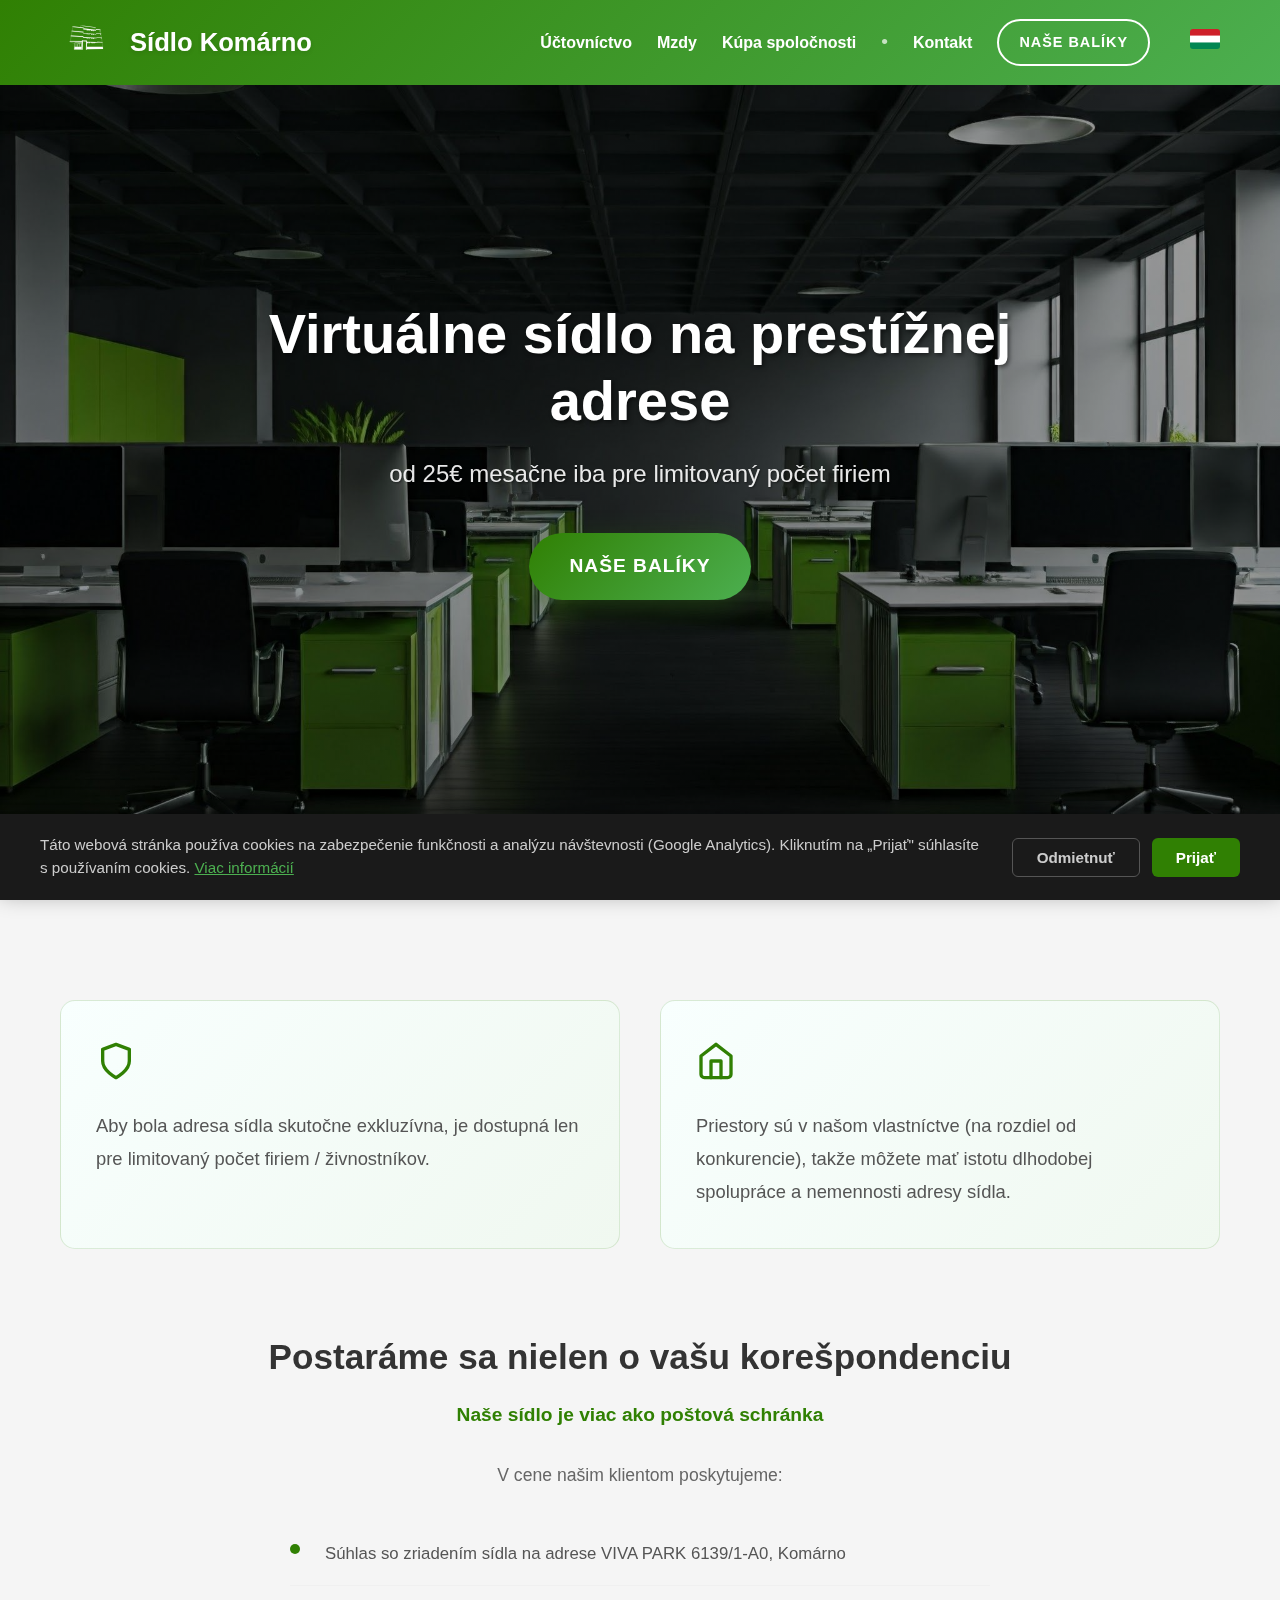
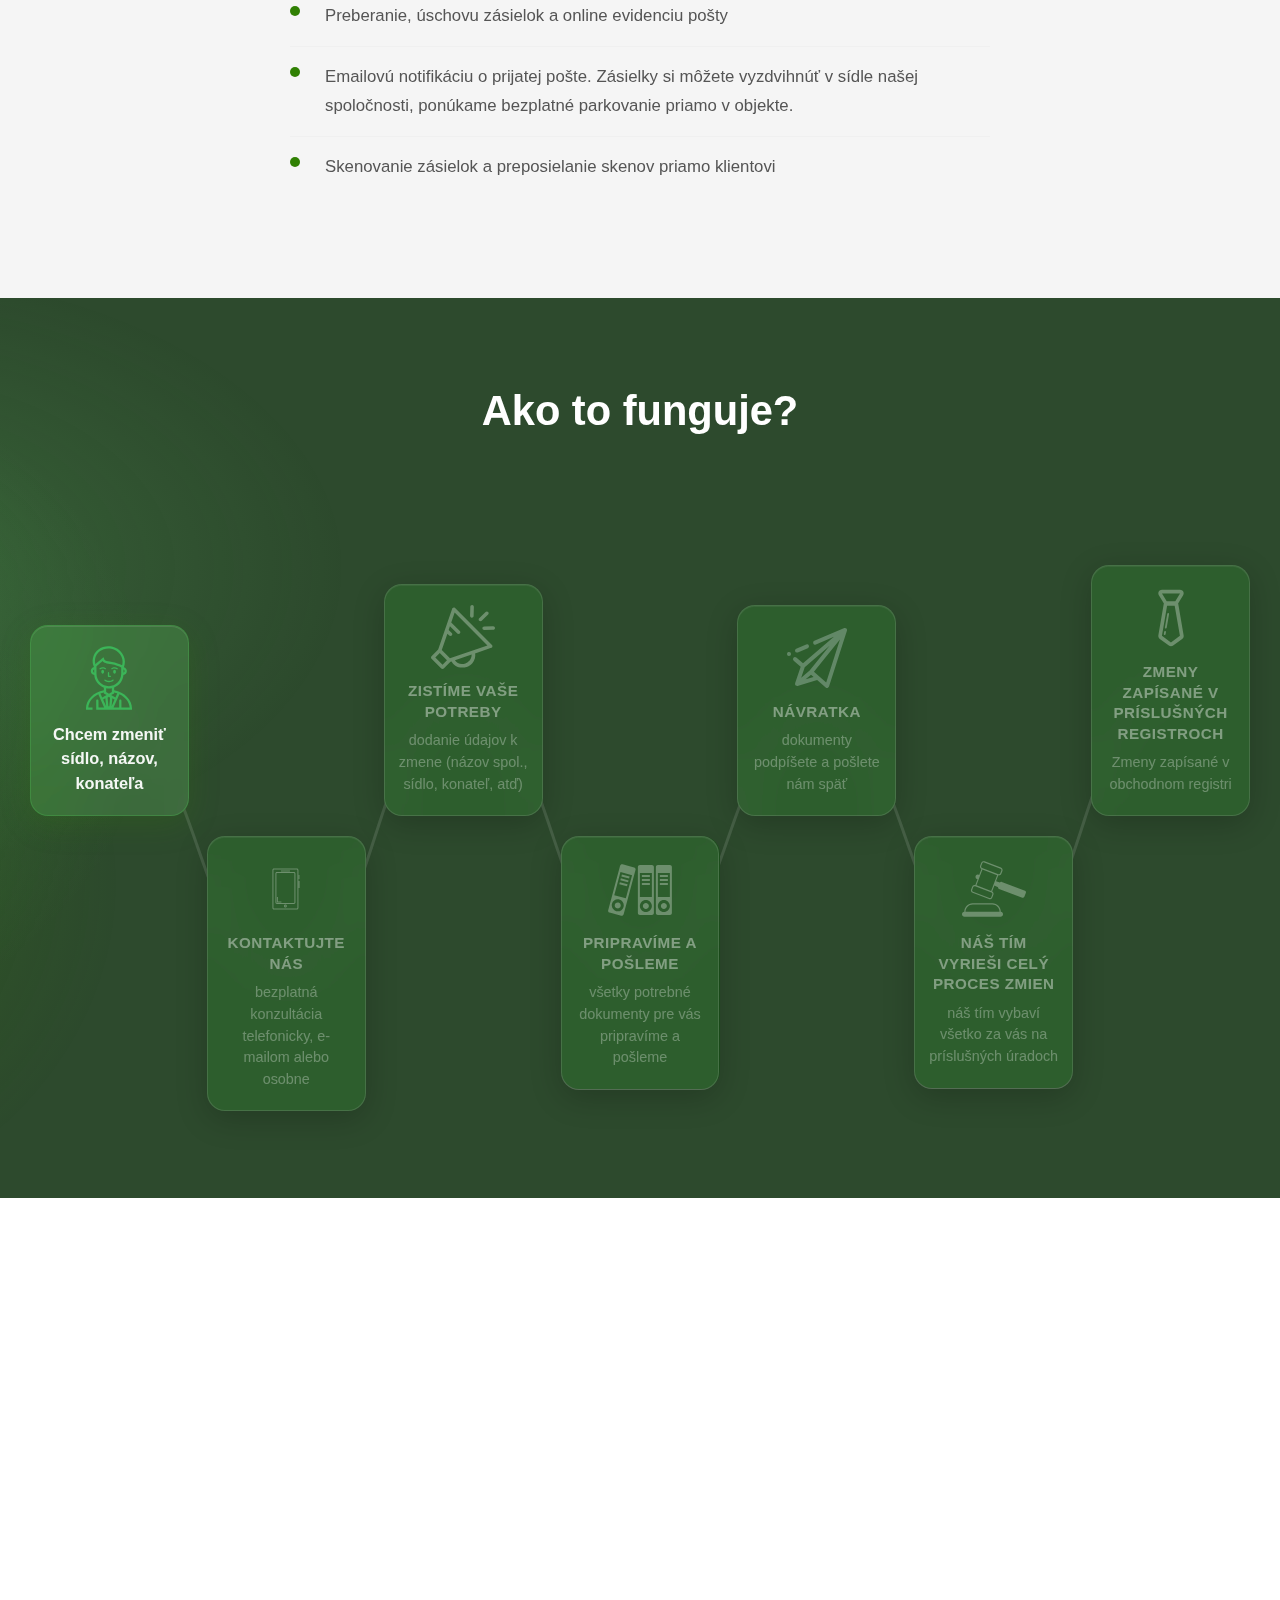
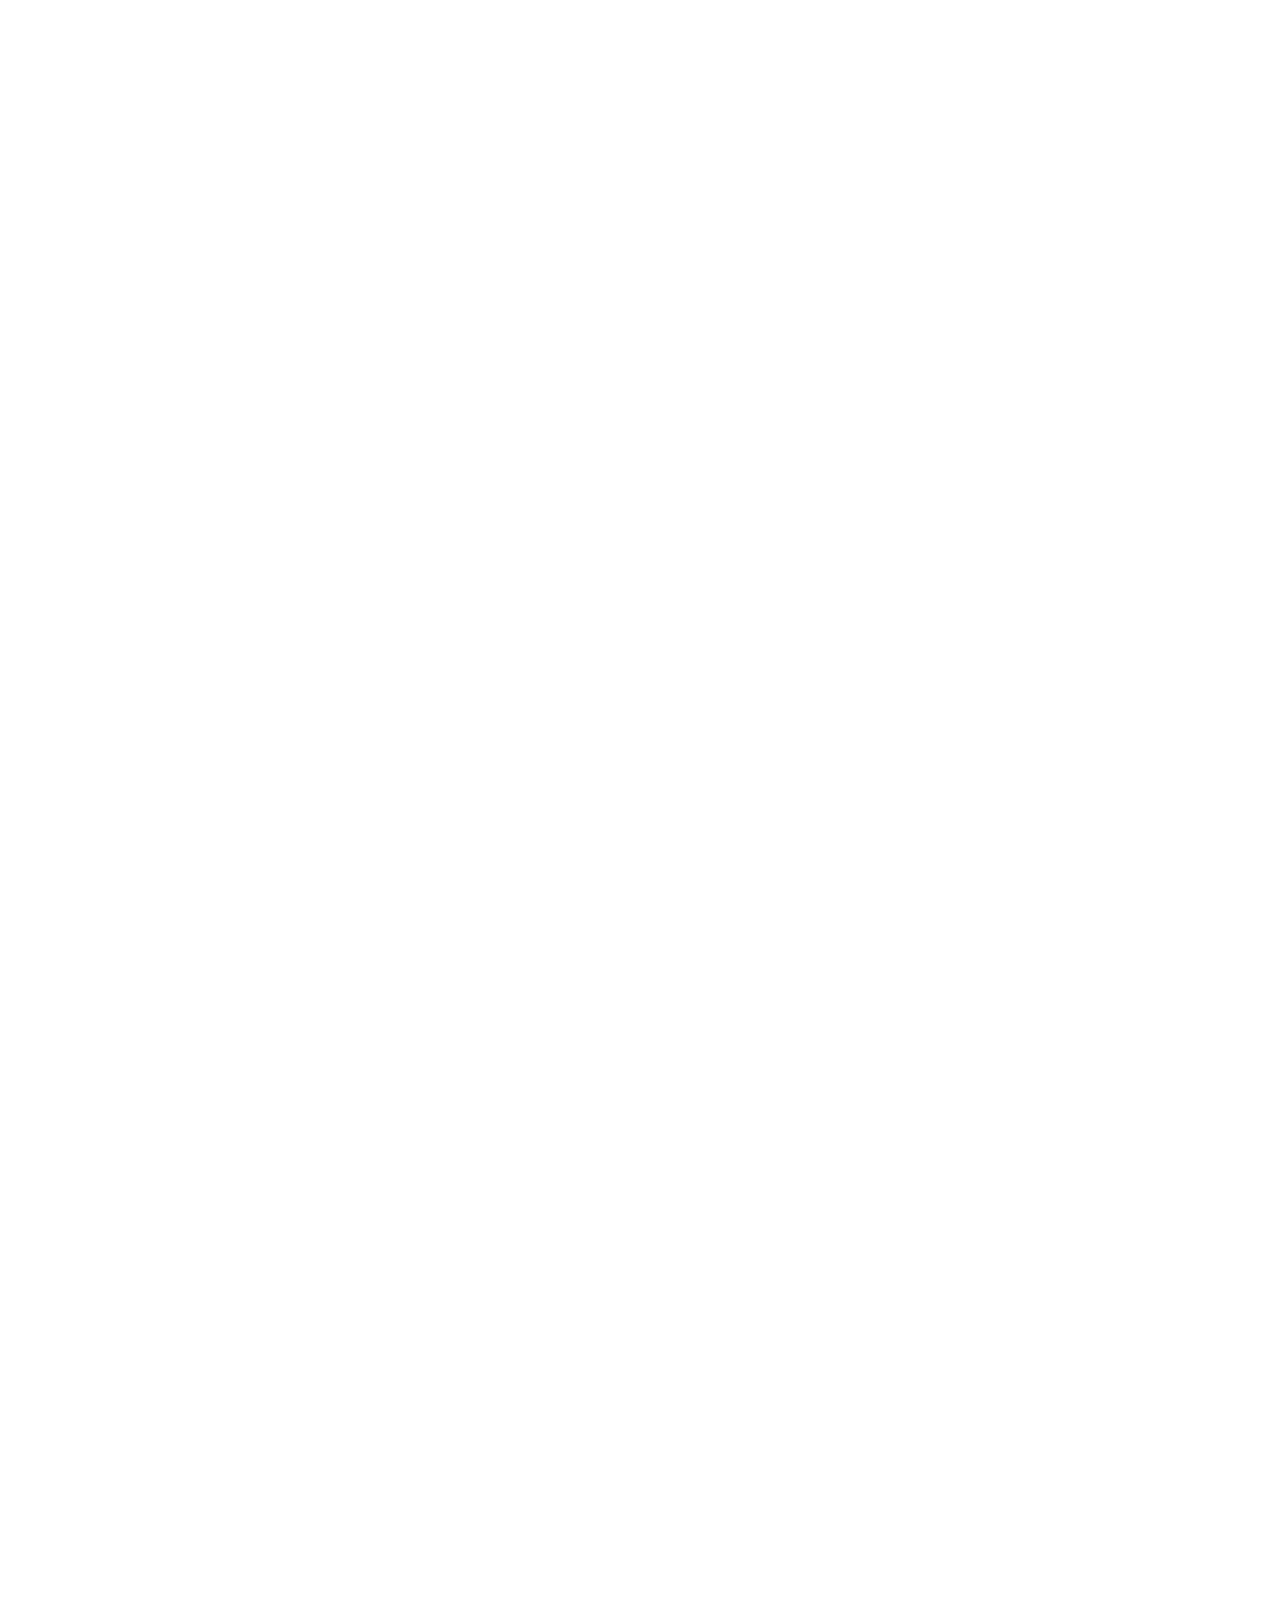
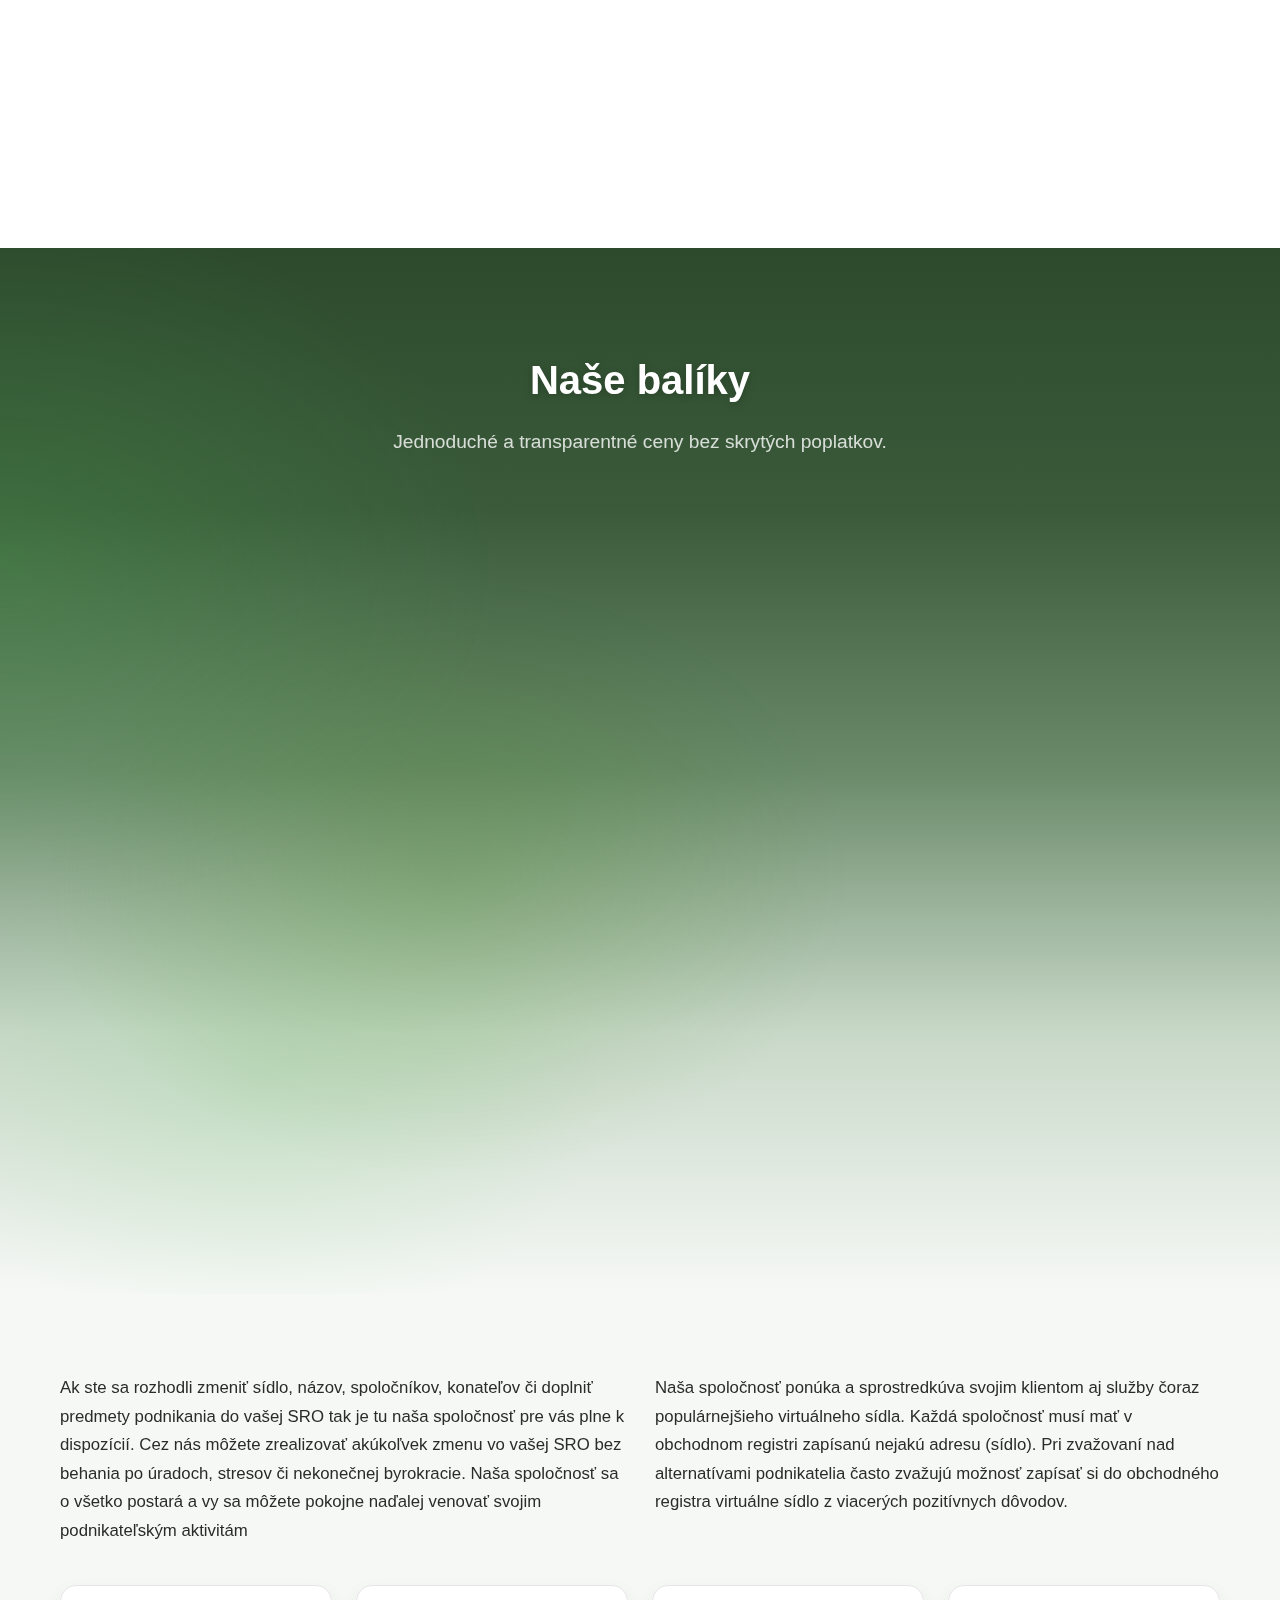
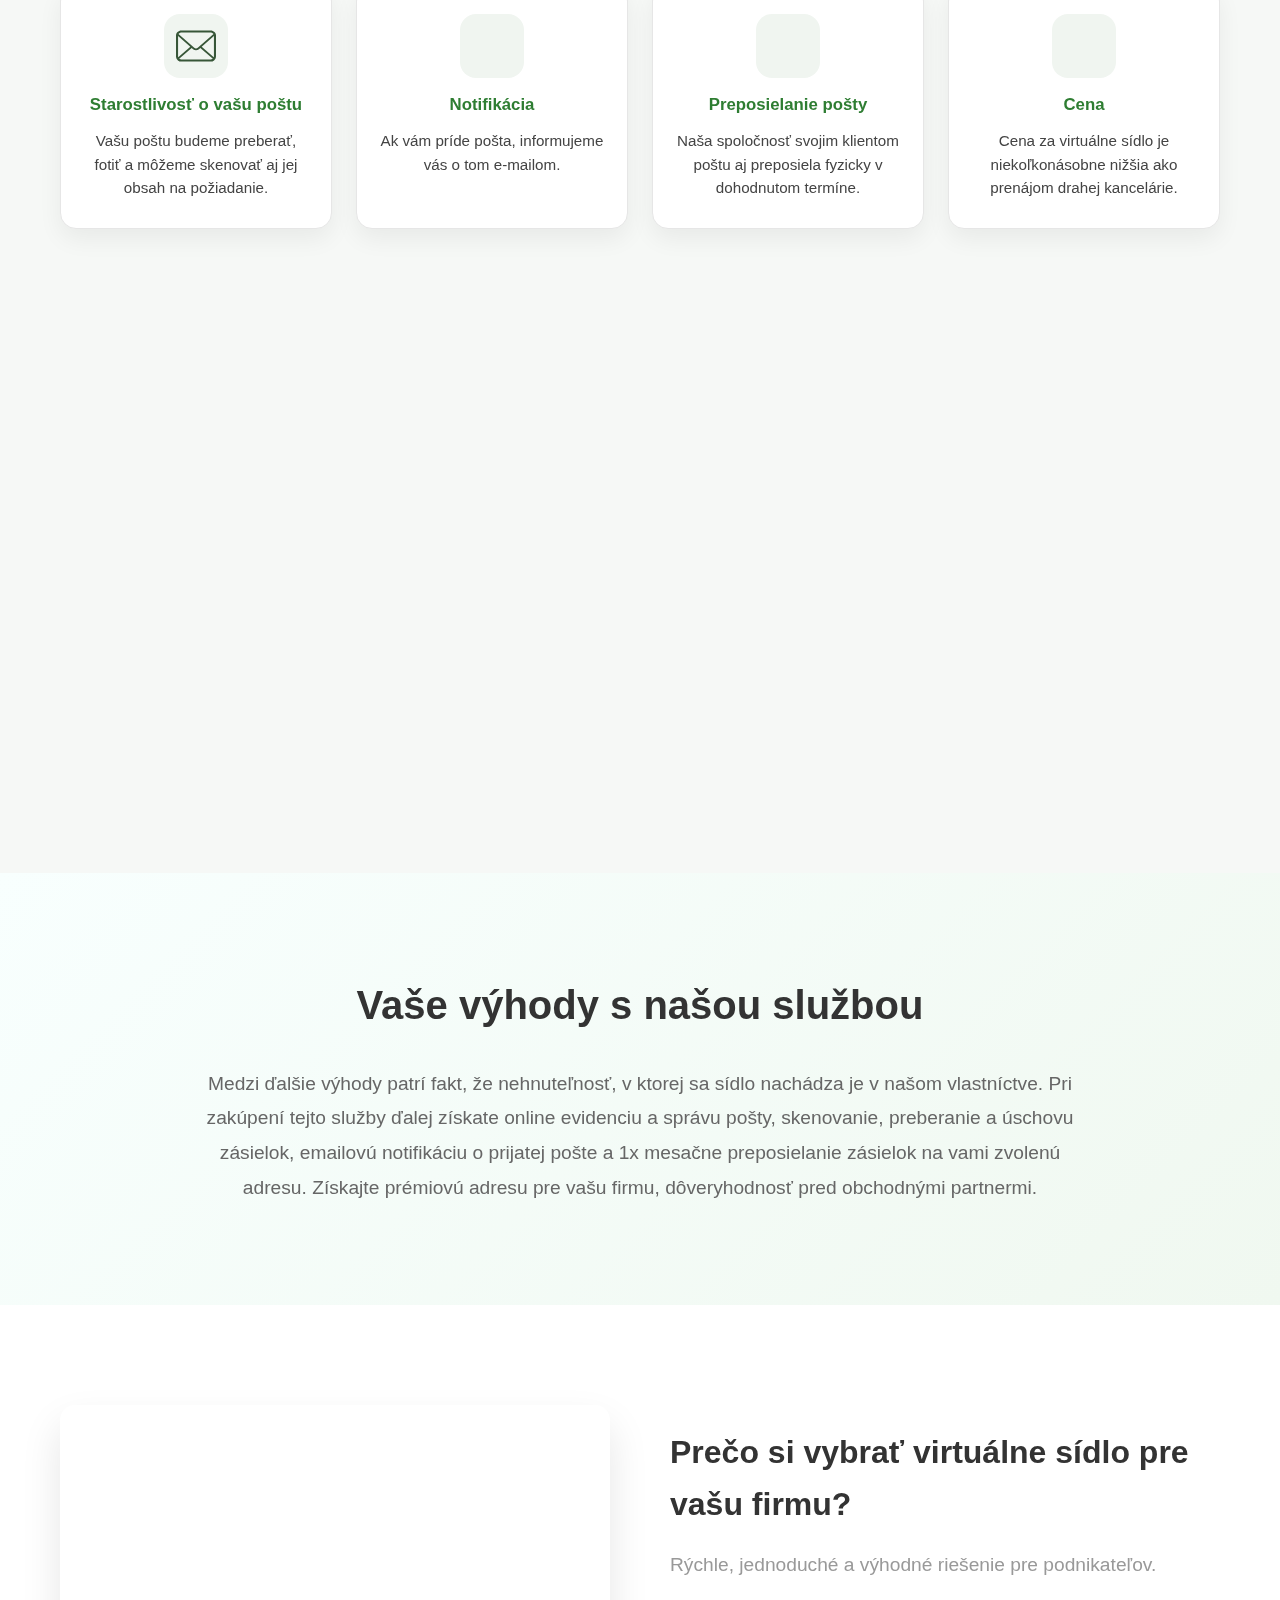
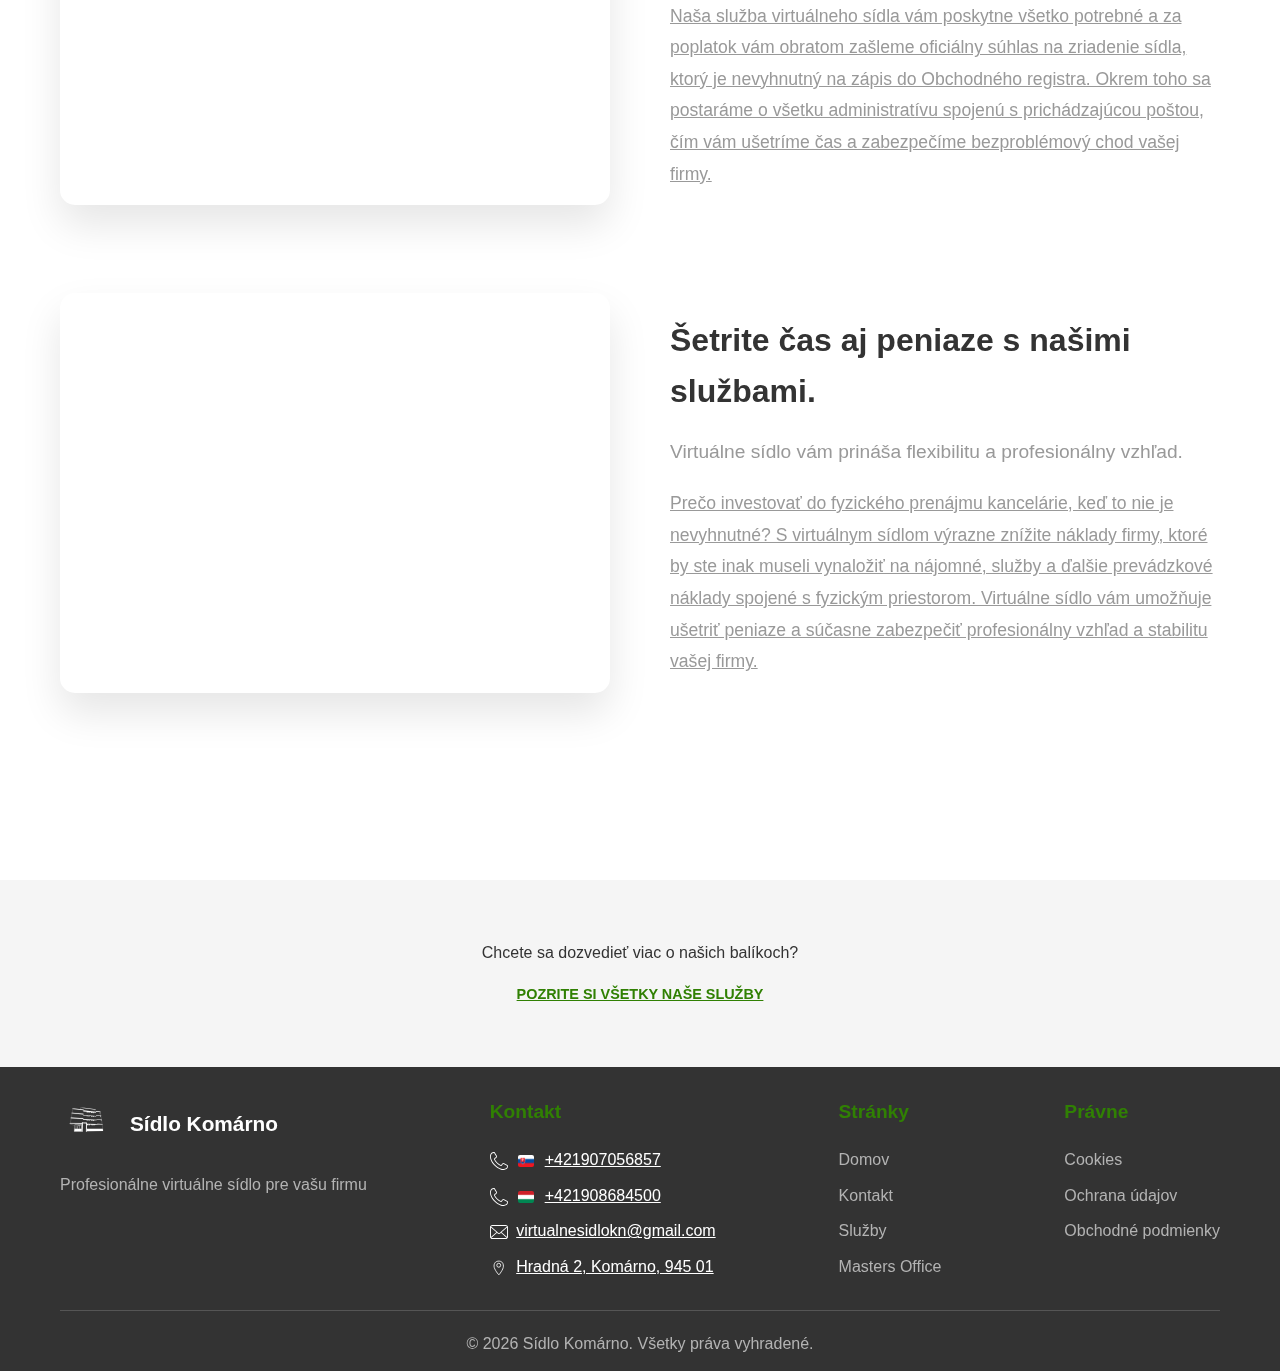
<file: index.html>
<!DOCTYPE html>
<html lang="sk">
<head>
    <meta charset="UTF-8">
    <meta name="viewport" content="width=device-width, initial-scale=1.0">
    <title>Sídlo Komárno - Najlepšie virtuálne sídlo na Slovensku</title>
    <meta name="description" content="Sídlo Komárno - virtuálne sídlo už od 25€+DPH mesačne. Profesionálne riešenie pre vašu firmu bez ďalších poplatkov.">
    <meta property="og:title" content="Sídlo Komárno - Najlepšie virtuálne sídlo na Slovensku">
    <meta property="og:description" content="Sídlo Komárno - virtuálne sídlo už od 25€+DPH mesačne. Profesionálne riešenie pre vašu firmu bez ďalších poplatkov.">
    <meta property="og:image" content="https://sidlokomarno.sk/images/og-image.jpg">
    <meta property="og:type" content="website">
    <meta property="og:url" content="https://sidlokomarno.sk/">
    <link rel="canonical" href="https://sidlokomarno.sk/">
    <link rel="icon" href="favicon.ico" sizes="48x48">
    <link rel="icon" href="images/favicon-32x32.png" type="image/png">
    <link rel="apple-touch-icon" href="images/apple-touch-icon.png">
    <link rel="stylesheet" href="styles.css">
    <script type="application/ld+json">
    {
        "@context": "https://schema.org",
        "@type": "LocalBusiness",
        "name": "Sídlo Komárno",
        "url": "https://sidlokomarno.sk",
        "description": "Profesionálne virtuálne sídlo pre vašu firmu na Slovensku.",
        "image": "https://sidlokomarno.sk/images/og-image.jpg",
        "telephone": "+421907056857",
        "email": "virtualnesidlokn@gmail.com",
        "address": {
            "@type": "PostalAddress",
            "streetAddress": "VIVA PARK 6139/1-A0",
            "addressLocality": "Komárno",
            "postalCode": "945 01",
            "addressCountry": "SK"
        },
        "openingHours": "Mo-Fr 09:00-16:00",
        "priceRange": "€€"
    }
    </script>
</head>
<body>
    <a href="#main-content" class="skip-to-content">Preskočiť na obsah</a>

    <!-- Header -->
    <header class="header">
        <div class="header-container">
            <div class="logo-section">
                <div class="logo"><img src="images/logo.svg" alt="Sídlo Komárno logo" class="logo-img"></div>
                <span class="company-name"><a href="index.html" style="color: white; text-decoration: none;">Sídlo Komárno</a></span>
            </div>

            <nav class="nav-section">
                <!-- Mobile hamburger menu -->
                <div class="mobile-menu-toggle" onclick="toggleMobileMenu()" role="button" aria-label="Menu" tabindex="0">
                    <span></span>
                    <span></span>
                    <span></span>
                </div>

                <!-- Navigation links -->
                <div class="nav-links" id="navLinks">
                    <a href="https://mastersoffice.sk/sk/" class="nav-link" target="_blank" data-i18n="nav.accounting">Účtovníctvo</a>
                    <a href="https://mastersoffice.sk/sk/" class="nav-link" target="_blank" data-i18n="nav.payroll">Mzdy</a>
                    <a href="https://mastersoffice.sk/sk/" class="nav-link" target="_blank" data-i18n="nav.buyCompany">Kúpa spoločnosti</a>
                    <span class="separator">•</span>
                    <a href="contact.html" class="nav-link" data-i18n="nav.contact">Kontakt</a>
                    <a href="#homePricing" class="cta-button" data-i18n="nav.packages">Naše Balíky</a>
                    <a href="javascript:void(0)" class="flag-link" data-i18n-title="nav.flagTitle" title="Magyar verzió">
                        <img src="images/flag-hu.png" alt="Hungarian flag" class="flag-icon">
                    </a>
                </div>
            </nav>
        </div>
    </header>

    <!-- Hero Section -->
    <section class="hero" id="main-content">
        <div class="hero-overlay">
            <div class="hero-content">
                <h1 class="hero-title" data-i18n="hero.title">Najlepšie virtuálne sídlo na Slovensku</h1>
                <p class="hero-subtitle" data-i18n="hero.subtitle">Už od 25€+dph mesačne, bez ďalších poplatkov</p>
                <a href="#homePricing" class="hero-button" data-i18n="hero.button">Naše balíky</a>
            </div>
        </div>
    </section>

    <!-- Exclusive Section -->
    <section class="exclusive-section">
        <div class="container">
            <div class="exclusive-highlights">
                <div class="exclusive-card">
                    <div class="exclusive-card-icon">
                        <svg width="40" height="40" viewBox="0 0 24 24" fill="none" stroke="#308003" stroke-width="2" stroke-linecap="round" stroke-linejoin="round"><path d="M12 22s8-4 8-10V5l-8-3-8 3v7c0 6 8 10 8 10z"/></svg>
                    </div>
                    <p data-i18n="exclusive.limitedAccess">Aby bola adresa sídla skutočne exkluzívna, je dostupná len pre limitovaný počet firiem / živnostníkov.</p>
                </div>
                <div class="exclusive-card">
                    <div class="exclusive-card-icon">
                        <svg width="40" height="40" viewBox="0 0 24 24" fill="none" stroke="#308003" stroke-width="2" stroke-linecap="round" stroke-linejoin="round"><path d="M3 9l9-7 9 7v11a2 2 0 0 1-2 2H5a2 2 0 0 1-2-2z"/><polyline points="9 22 9 12 15 12 15 22"/></svg>
                    </div>
                    <p data-i18n="exclusive.ownership">Priestory sú v našom vlastníctve (na rozdiel od konkurencie), takže môžete mať istotu dlhodobej spolupráce a nemennosti adresy sídla.</p>
                </div>
            </div>

            <div class="exclusive-services">
                <h2 class="exclusive-services-title" data-i18n="exclusive.title">Postaráme sa nielen o vašu korešpondenciu</h2>
                <p class="exclusive-services-subtitle" data-i18n="exclusive.subtitle">Naše sídlo je viac ako poštová schránka</p>
                <p class="exclusive-services-intro" data-i18n="exclusive.servicesIntro">V cene našim klientom poskytujeme:</p>
                <ul class="exclusive-list">
                    <li data-i18n="exclusive.service1">Súhlas so zriadením sídla na adrese VIVA PARK 6139/1-A0, Komárno</li>
                    <li data-i18n="exclusive.service2">Preberanie, úschovu zásielok a online evidenciu pošty</li>
                    <li data-i18n="exclusive.service3">Emailovú notifikáciu o prijatej pošte. Zásielky si môžete vyzdvihnúť v sídle našej spoločnosti, ponúkame bezplatné parkovanie priamo v objekte.</li>
                    <li data-i18n="exclusive.service4">Skenovanie zásielok a preposielanie skenov priamo klientovi</li>
                </ul>
            </div>
        </div>
    </section>

    <!-- Process Section -->
    <div class="process-wrapper">
        <section class="process-section" id="processSection">
            <div class="process-bg"></div>
            <div class="process-inner">
                <h2 class="process-title" data-i18n="process.title">Ako to funguje?</h2>
                <div class="process-board" id="processBoard">
                    <svg class="process-svg" id="processSvg"></svg>
                    <div class="process-grid">
                        <!-- Start (top row, col 1) -->
                        <div class="process-step" data-step="0">
                            <div class="step-icon">
                                <img src="images/svg/man.svg" alt="" aria-hidden="true">
                            </div>
                            <p class="step-text" data-i18n="process.startText">Chcem zmeniť sídlo, názov, konateľa</p>
                        </div>
                        <!-- Step 1 (bottom row, col 2) -->
                        <div class="process-step" data-step="1">
                            <div class="step-icon">
                                <img src="images/svg/handphone.svg" alt="" aria-hidden="true">
                            </div>
                            <h3 class="step-title" data-i18n="process.step1Title">Kontaktujte nás</h3>
                            <p class="step-desc" data-i18n="process.step1Desc">bezplatná konzultácia telefonicky, e-mailom alebo osobne</p>
                        </div>
                        <!-- Step 2 (top row, col 3) -->
                        <div class="process-step" data-step="2">
                            <div class="step-icon">
                                <img src="images/svg/megaphone.svg" alt="" aria-hidden="true">
                            </div>
                            <h3 class="step-title" data-i18n="process.step2Title">Zistíme vaše potreby</h3>
                            <p class="step-desc" data-i18n="process.step2Desc">dodanie údajov k zmene (názov spol., sídlo, konateľ, atď)</p>
                        </div>
                        <!-- Step 3 (bottom row, col 4) -->
                        <div class="process-step" data-step="3">
                            <div class="step-icon">
                                <img src="images/svg/archive.svg" alt="" aria-hidden="true">
                            </div>
                            <h3 class="step-title" data-i18n="process.step3Title">Pripravíme a pošleme</h3>
                            <p class="step-desc" data-i18n="process.step3Desc">všetky potrebné dokumenty pre vás pripravíme a pošleme</p>
                        </div>
                        <!-- Step 4 (top row, col 5) -->
                        <div class="process-step" data-step="4">
                            <div class="step-icon">
                                <img src="images/svg/paper-airplane.svg" alt="" aria-hidden="true">
                            </div>
                            <h3 class="step-title" data-i18n="process.step4Title">Návratka</h3>
                            <p class="step-desc" data-i18n="process.step4Desc">dokumenty podpíšete a pošlete nám späť</p>
                        </div>
                        <!-- Step 5 (bottom row, col 6) -->
                        <div class="process-step" data-step="5">
                            <div class="step-icon">
                                <img src="images/svg/gavel.svg" alt="" aria-hidden="true">
                            </div>
                            <h3 class="step-title" data-i18n="process.step5Title">Náš tím vyrieši celý proces zmien</h3>
                            <p class="step-desc" data-i18n="process.step5Desc">náš tím vybaví všetko za vás na príslušných úradoch</p>
                        </div>
                        <!-- Step 6 (top row, col 7) -->
                        <div class="process-step" data-step="6">
                            <div class="step-icon">
                                <img src="images/svg/tie.svg" alt="" aria-hidden="true">
                            </div>
                            <h3 class="step-title" data-i18n="process.step6Title">Zmeny zapísané v príslušných registroch</h3>
                            <p class="step-desc" data-i18n="process.step6Desc">Zmeny zapísané v obchodnom registri</p>
                        </div>
                    </div>
                </div>
            </div>
        </section>
    </div>

    <!-- Home Pricing Section -->
    <section class="home-pricing" id="homePricing">
        <div class="home-pricing-bg"></div>
        <div class="container home-pricing-inner">
            <h2 class="home-pricing-title" data-i18n="homePricing.title">Naše balíky</h2>
            <p class="home-pricing-subtitle" data-i18n="homePricing.subtitle">Jednoduché a transparentné ceny bez skrytých poplatkov.</p>
            <div class="home-pricing-cards">
                <!-- Komárno Card (Featured) -->
                <div class="home-pricing-card featured" data-animate="pricing">
                    <div class="featured-badge" data-i18n="servicesPage.topChoice">Top voľba</div>
                    <div class="card-header">
                        <h3 class="location-name" data-i18n="homePricing.komarno">Komárno</h3>
                        <div class="price">369€</div>
                        <div class="price-period" data-i18n="homePricing.periodKomarno">s DPH / rok</div>
                    </div>
                    <ul class="services-list">
                        <li data-i18n="servicesPage.servicesList.item1">Preberanie zásielok ročne</li>
                        <li data-i18n="servicesPage.servicesList.item2">Súhlas so zriadením sídla s.r.o. / živnosti</li>
                        <li data-i18n="servicesPage.servicesList.item3">E-mailové notifikácie</li>
                        <li data-i18n="servicesPage.servicesList.item4">Skenovanie obsahu zásielok</li>
                        <li data-i18n="servicesPage.servicesList.item5">Preberanie doporučenej pošty</li>
                        <li data-i18n="servicesPage.servicesList.item6">1x mesačne preposielanie zásielok na vami zvolenú adresu</li>
                    </ul>
                    <a href="contact.html" class="pricing-cta-button" data-i18n="servicesPage.interested">Mám záujem</a>
                </div>
                <!-- Bratislava Card -->
                <div class="home-pricing-card" data-animate="pricing">
                    <div class="card-header">
                        <h3 class="location-name" data-i18n="homePricing.bratislava">Bratislava</h3>
                        <div class="price">384€</div>
                        <div class="price-period" data-i18n="homePricing.periodBratislava">bez DPH / rok</div>
                    </div>
                    <ul class="services-list">
                        <li data-i18n="servicesPage.servicesList.item1">Preberanie zásielok ročne</li>
                        <li data-i18n="servicesPage.servicesList.item2">Súhlas so zriadením sídla s.r.o. / živnosti</li>
                        <li data-i18n="servicesPage.servicesList.item3">E-mailové notifikácie</li>
                        <li data-i18n="servicesPage.servicesList.item4">Skenovanie obsahu zásielok</li>
                        <li data-i18n="servicesPage.servicesList.item5">Preberanie doporučenej pošty</li>
                        <li data-i18n="servicesPage.servicesList.item6">1x mesačne preposielanie zásielok na vami zvolenú adresu</li>
                    </ul>
                    <a href="contact.html" class="pricing-cta-button" data-i18n="servicesPage.interested">Mám záujem</a>
                </div>
            </div>
        </div>
    </section>

    <!-- Services Section -->
    <section class="services-section">
        <div class="container">
            <div class="services-intro">
                <p data-i18n="servicesIntro.text1">Ak ste sa rozhodli zmeniť sídlo, názov, spoločníkov, konateľov či doplniť predmety podnikania do vašej SRO tak je tu naša spoločnosť pre vás plne k dispozícií. Cez nás môžete zrealizovať akúkoľvek zmenu vo vašej SRO bez behania po úradoch, stresov či nekonečnej byrokracie. Naša spoločnosť sa o všetko postará a vy sa môžete pokojne naďalej venovať svojim podnikateľským aktivitám</p>
                <p data-i18n="servicesIntro.text2">Naša spoločnosť ponúka a sprostredkúva svojim klientom aj služby čoraz populárnejšieho virtuálneho sídla. Každá spoločnosť musí mať v obchodnom registri zapísanú nejakú adresu (sídlo). Pri zvažovaní nad alternatívami podnikatelia často zvažujú možnosť zapísať si do obchodného registra virtuálne sídlo z viacerých pozitívnych dôvodov.</p>
            </div>

            <div class="services-cards">
                <div class="service-card">
                    <div class="service-icon">
                        <img src="images/svg/general-mail.svg" alt="" aria-hidden="true" loading="lazy">
                    </div>
                    <h3 data-i18n="servicesCards.mailTitle">Starostlivosť o vašu poštu</h3>
                    <p data-i18n="servicesCards.mailDesc">Vašu poštu budeme preberať, fotiť a môžeme skenovať aj jej obsah na požiadanie.</p>
                </div>
                <div class="service-card">
                    <div class="service-icon">
                        <img src="images/svg/notification.svg" alt="" aria-hidden="true" loading="lazy">
                    </div>
                    <h3 data-i18n="servicesCards.notifyTitle">Notifikácia</h3>
                    <p data-i18n="servicesCards.notifyDesc">Ak vám príde pošta, informujeme vás o tom e-mailom.</p>
                </div>
                <div class="service-card">
                    <div class="service-icon">
                        <img src="images/svg/send.svg" alt="" aria-hidden="true" loading="lazy">
                    </div>
                    <h3 data-i18n="servicesCards.forwardTitle">Preposielanie pošty</h3>
                    <p data-i18n="servicesCards.forwardDesc">Naša spoločnosť svojim klientom poštu aj preposiela fyzicky v dohodnutom termíne.</p>
                </div>
                <div class="service-card">
                    <div class="service-icon">
                        <img src="images/svg/price.svg" alt="" aria-hidden="true" loading="lazy">
                    </div>
                    <h3 data-i18n="servicesCards.priceTitle">Cena</h3>
                    <p data-i18n="servicesCards.priceDesc">Cena za virtuálne sídlo je niekoľkonásobne nižšia ako prenájom drahej kancelárie.</p>
                </div>
            </div>
        </div>
    </section>

    <!-- Gallery Section -->
    <section class="gallery-section">
        <div class="gallery-collage">
            <div class="gallery-item gi-1"><img src="images/gallery/photo1.jpg" alt="Profesionálna konzultácia v kancelárii virtuálneho sídla Komárno" loading="lazy"></div>
            <div class="gallery-item gi-2"><img src="images/gallery/photo2.jpeg" alt="Moderný kancelársky priestor s výhľadom na mesto" loading="lazy"></div>
            <div class="gallery-item gi-3"><img src="images/gallery/photo3.jpg" alt="Tímová spolupráca na obchodnom stretnutí" loading="lazy"></div>
            <div class="gallery-item gi-4"><img src="images/gallery/photo4.jpg" alt="Obchodný konzultant na firemnom stretnutí" loading="lazy"></div>
            <div class="gallery-item gi-5"><img src="images/gallery/photo5.jpeg" alt="Moderná kancelárska budova pre virtuálne sídlo" loading="lazy"></div>
            <div class="gallery-item gi-6"><img src="images/gallery/photo6.jpg" alt="Budova VIVA PARK Komárno - sídlo našej spoločnosti s parkovaním" loading="lazy"></div>
        </div>
        <div class="gallery-slideshow">
            <div class="gallery-slide-track">
                <img src="images/gallery/photo1.jpg" alt="Profesionálna konzultácia v kancelárii virtuálneho sídla Komárno" class="gallery-slide active" loading="lazy">
                <img src="images/gallery/photo2.jpeg" alt="Moderný kancelársky priestor s výhľadom na mesto" class="gallery-slide" loading="lazy">
                <img src="images/gallery/photo3.jpg" alt="Tímová spolupráca na obchodnom stretnutí" class="gallery-slide" loading="lazy">
                <img src="images/gallery/photo4.jpg" alt="Obchodný konzultant na firemnom stretnutí" class="gallery-slide" loading="lazy">
                <img src="images/gallery/photo5.jpeg" alt="Moderná kancelárska budova pre virtuálne sídlo" class="gallery-slide" loading="lazy">
                <img src="images/gallery/photo6.jpg" alt="Budova VIVA PARK Komárno - sídlo našej spoločnosti s parkovaním" class="gallery-slide" loading="lazy">
            </div>
            <button class="gallery-arrow gallery-arrow-left" onclick="galleryNav(-1)" aria-label="Predchádzajúca fotka">&#8249;</button>
            <button class="gallery-arrow gallery-arrow-right" onclick="galleryNav(1)" aria-label="Nasledujúca fotka">&#8250;</button>
            <div class="gallery-dots"></div>
        </div>
    </section>

    <!-- Additional Benefits Section -->
    <section class="additional-benefits">
        <div class="container">
            <div class="benefits-content">
                <h2 class="benefits-title" data-i18n="additionalBenefits.title">Vaše výhody s našou službou</h2>
                <p class="benefits-text" data-i18n="additionalBenefits.text">Medzi ďalšie výhody patrí fakt, že nehnuteľnosť, v ktorej sa sídlo nachádza je v našom vlastníctve. Pri zakúpení tejto služby ďalej získate online evidenciu a správu pošty, skenovanie, preberanie a úschovu zásielok, emailovú notifikáciu o prijatej pošte a 1x mesačne preposielanie zásielok na vami zvolenú adresu. Získajte prémiovú adresu pre vašu firmu, dôveryhodnosť pred obchodnými partnermi.</p>
            </div>
        </div>
    </section>

    <!-- Why Choose Us Section -->
    <section class="why-choose-us">
        <div class="container">
            <div class="why-choose-row reverse">
                <div class="why-choose-content">
                    <h2 class="why-choose-title" data-i18n="whyChooseUs.title1">Prečo si vybrať virtuálne sídlo pre vašu firmu?</h2>
                    <p class="why-choose-subtitle" data-i18n="whyChooseUs.subtitle1">Rýchle, jednoduché a výhodné riešenie pre podnikateľov.</p>
                    <p class="why-choose-description" data-i18n="whyChooseUs.desc1">Naša služba virtuálneho sídla vám poskytne všetko potrebné a za poplatok vám obratom zašleme oficiálny súhlas na zriadenie sídla, ktorý je nevyhnutný na zápis do Obchodného registra. Okrem toho sa postaráme o všetku administratívu spojenú s prichádzajúcou poštou, čím vám ušetríme čas a zabezpečíme bezproblémový chod vašej firmy.</p>
                </div>
                <div class="why-choose-image">
                    <img src="images/office-main.jpg" data-i18n-alt="whyChooseUs.imageAlt1" alt="Podnikateľ pracujúci v modernej kancelárii virtuálneho sídla Komárno" class="office-image" loading="lazy">
                </div>
            </div>

            <div class="why-choose-row reverse">
                <div class="why-choose-image">
                    <img src="images/office-secondary.jpg" data-i18n-alt="whyChooseUs.imageAlt2" alt="Zasadacia miestnosť s rokovacím stolom v kancelárii Sídlo Komárno" class="office-image" loading="lazy">
                </div>
                <div class="why-choose-content">
                    <h2 class="why-choose-title" data-i18n="whyChooseUs.title2">Šetrite čas aj peniaze s našimi službami.</h2>
                    <p class="why-choose-subtitle" data-i18n="whyChooseUs.subtitle2">Virtuálne sídlo vám prináša flexibilitu a profesionálny vzhľad.</p>
                    <p class="why-choose-description" data-i18n="whyChooseUs.desc2">Prečo investovať do fyzického prenájmu kancelárie, keď to nie je nevyhnutné? S virtuálnym sídlom výrazne znížite náklady firmy, ktoré by ste inak museli vynaložiť na nájomné, služby a ďalšie prevádzkové náklady spojené s fyzickým priestorom. Virtuálne sídlo vám umožňuje ušetriť peniaze a súčasne zabezpečiť profesionálny vzhľad a stabilitu vašej firmy.</p>
                </div>
            </div>
        </div>
    </section>

    <!-- Call to Action Section -->
    <section class="cta-section">
        <div class="container">
            <p class="cta-question" data-i18n="cta.question">Chcete sa dozvedieť viac o našich balíkoch?</p>
            <a href="#homePricing" class="cta-link" data-i18n="cta.link">POZRITE SI VŠETKY NAŠE SLUŽBY</a>
        </div>
    </section>

    <!-- Footer -->
    <footer class="footer">
        <div class="container">
            <div class="footer-content">
                <div class="footer-section">
                    <div class="footer-logo">
                        <div class="logo"><img src="images/logo.svg" alt="Sídlo Komárno logo" class="logo-img"></div>
                        <span class="footer-company-name">Sídlo Komárno</span>
                    </div>
                    <p class="footer-description" data-i18n="footer.description">Profesionálne virtuálne sídlo pre vašu firmu</p>
                </div>

                <div class="footer-section">
                    <h2 class="footer-title" data-i18n="footer.contactTitle">Kontakt</h2>
                    <div class="footer-contact">
                        <p><img src="images/svg/general-phone.svg" alt="Phone" class="footer-icon"> <img src="images/flag-sk.png" alt="Slovak flag" class="footer-flag"> <a href="tel:+421907056857">+421907056857</a></p>
                        <p><img src="images/svg/general-phone.svg" alt="Phone" class="footer-icon"> <img src="images/flag-hu.png" alt="Hungarian flag" class="footer-flag"> <a href="tel:+421908684500">+421908684500</a></p>
                        <p><img src="images/svg/general-mail.svg" alt="Email" class="footer-icon"> <a href="mailto:virtualnesidlokn@gmail.com">virtualnesidlokn@gmail.com</a></p>
                        <p><img src="images/svg/general-location.svg" alt="Location" class="footer-icon"> <a href="https://maps.google.com/?q=Hradná 2, Komárno, 945 01" target="_blank">Hradná 2, Komárno, 945 01</a></p>
                    </div>
                </div>

                <div class="footer-section">
                    <h2 class="footer-title" data-i18n="footer.pagesTitle">Stránky</h2>
                    <ul class="footer-links">
                        <li><a href="index.html" data-i18n="footer.home">Domov</a></li>
                        <li><a href="contact.html" data-i18n="footer.contact">Kontakt</a></li>
                        <li><a href="#homePricing" data-i18n="footer.services">Služby</a></li>
                        <li><a href="https://mastersoffice.sk/sk/" target="_blank">Masters Office</a></li>
                    </ul>
                </div>

                <div class="footer-section">
                    <h2 class="footer-title" data-i18n="footer.legalTitle">Právne</h2>
                    <ul class="footer-links">
                        <li><a href="#" onclick="showCookiePolicy()" data-i18n="footer.cookies">Cookies</a></li>
                        <li><a href="#" onclick="showPrivacyPolicy()" data-i18n="footer.privacy">Ochrana údajov</a></li>
                        <li><a href="#" onclick="showTerms()" data-i18n="footer.terms">Obchodné podmienky</a></li>
                    </ul>
                </div>
            </div>

            <div class="footer-bottom">
                <p data-i18n="footer.copyright">&copy; 2026 Sídlo Komárno. Všetky práva vyhradené.</p>
            </div>
        </div>
    </footer>

    <!-- Scroll to Top Button -->
    <!-- Floating Phone Button (mobile) -->
    <a href="tel:+421907056857" class="floating-phone" aria-label="Zavolajte nám">
        <svg width="24" height="24" viewBox="0 0 24 24" fill="none" stroke="white" stroke-width="2" stroke-linecap="round" stroke-linejoin="round"><path d="M22 16.92v3a2 2 0 0 1-2.18 2 19.79 19.79 0 0 1-8.63-3.07 19.5 19.5 0 0 1-6-6 19.79 19.79 0 0 1-3.07-8.67A2 2 0 0 1 4.11 2h3a2 2 0 0 1 2 1.72 12.84 12.84 0 0 0 .7 2.81 2 2 0 0 1-.45 2.11L8.09 9.91a16 16 0 0 0 6 6l1.27-1.27a2 2 0 0 1 2.11-.45 12.84 12.84 0 0 0 2.81.7A2 2 0 0 1 22 16.92z"/></svg>
    </a>

    <button class="scroll-to-top" id="scrollToTop" onclick="scrollToTop()" aria-label="Späť nahor">
        ↑
    </button>

    <script src="i18n.js"></script>
    <script src="script.js"></script>
</body>
</html>
</file>
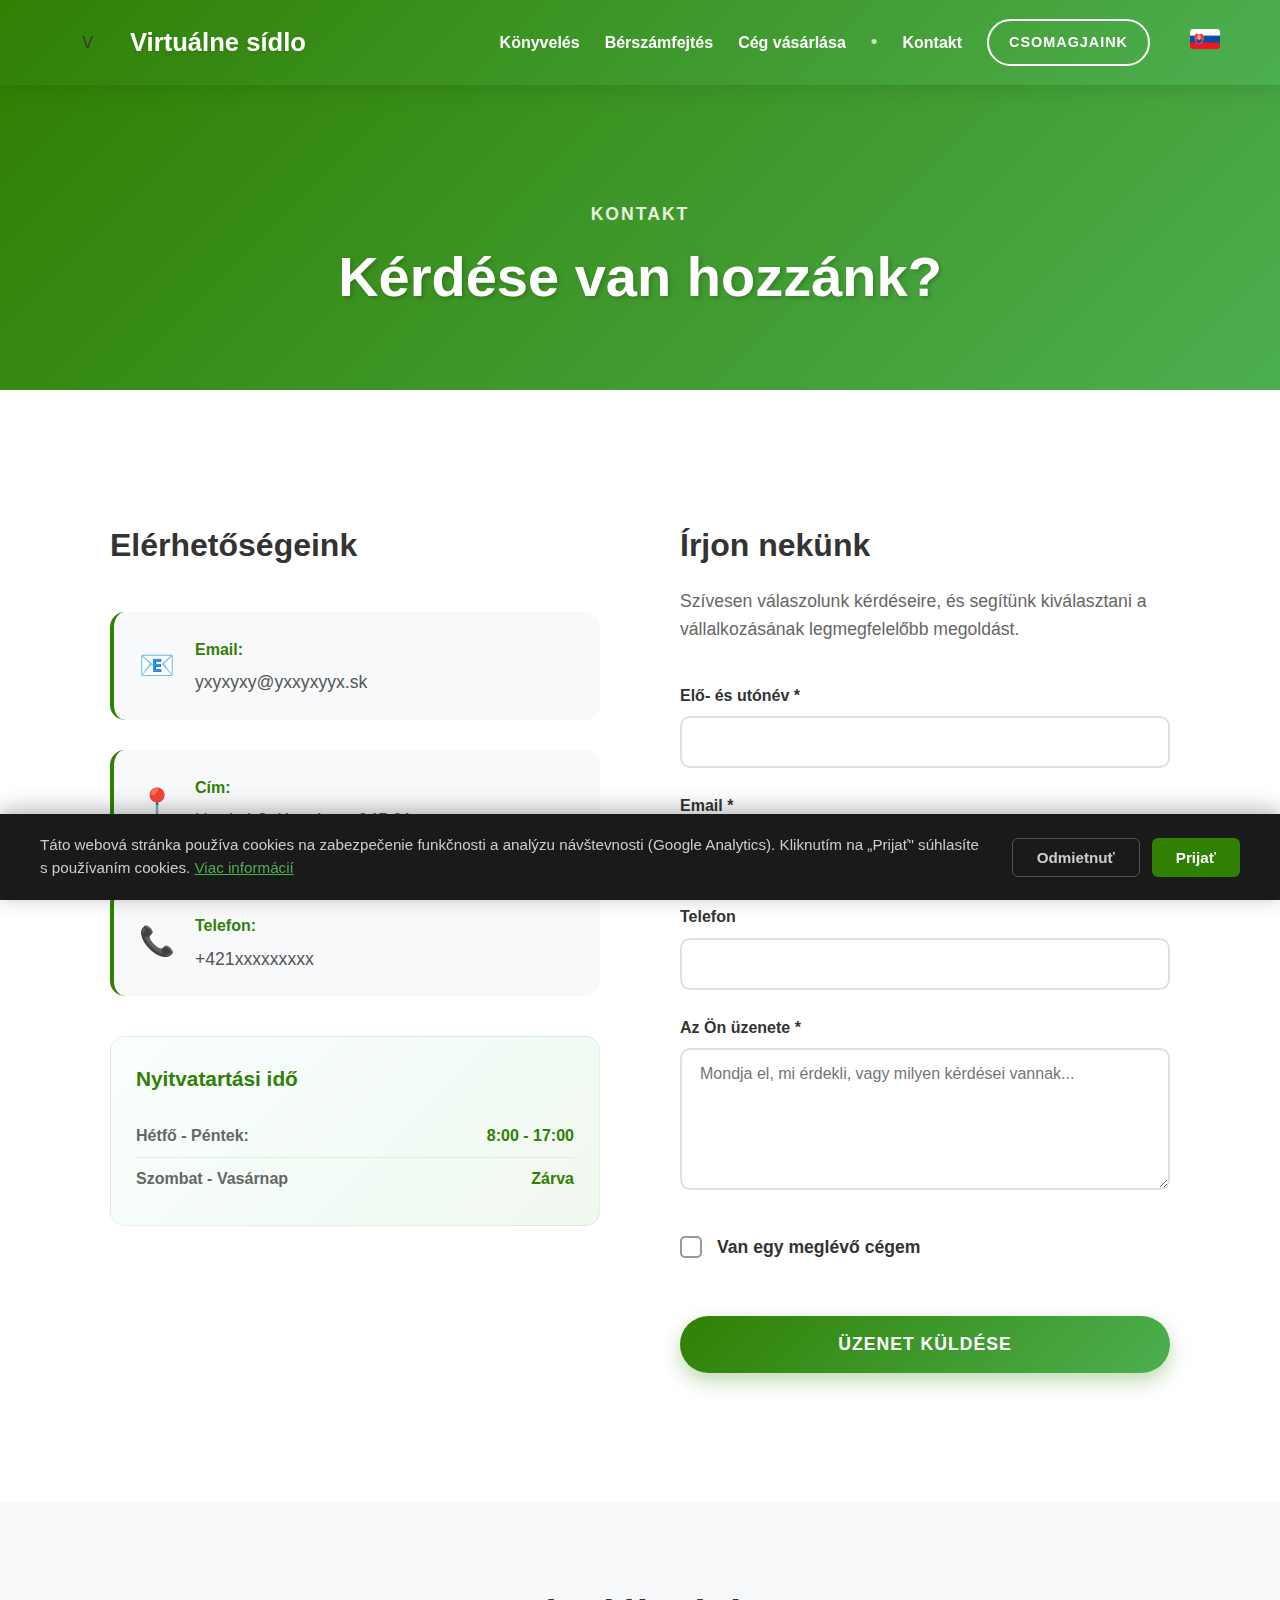
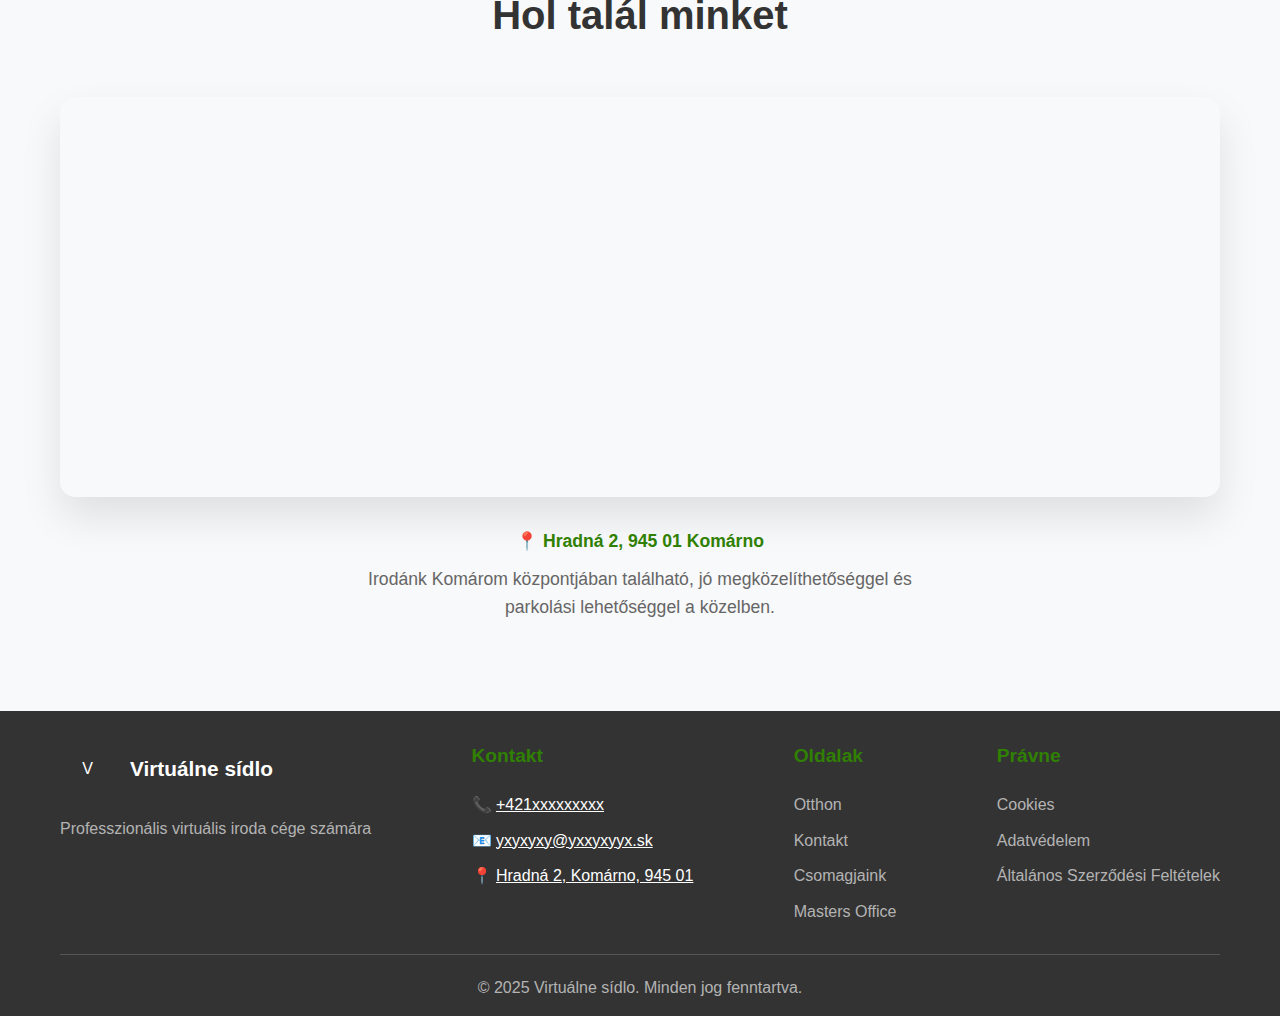
<file: contact-hu.html>
<!DOCTYPE html>
<html lang="hu">
<head>
    <meta charset="UTF-8">
    <meta name="viewport" content="width=device-width, initial-scale=1.0">
    <title>Kontakt - Virtuálne sídlo</title>
    <meta name="description" content="Kontaktujte nás pre virtuálne sídlo. Hradná 2, Komárno. Rýchle a profesionálne riešenie pre vašu firmu.">
    <link rel="stylesheet" href="styles.css">
</head>
<body>
    <!-- Header -->
    <header class="header">
        <div class="header-container">
            <div class="logo-section">
                <div class="logo">V</div>
                <h1 class="company-name"><a href="index-hu.html" style="color: white; text-decoration: none;">Virtuálne sídlo</a></h1>
            </div>

            <nav class="nav-section">
                <!-- Mobile hamburger menu -->
                <div class="mobile-menu-toggle" onclick="toggleMobileMenu()">
                    <span></span>
                    <span></span>
                    <span></span>
                </div>

                <!-- Navigation links -->
                <div class="nav-links" id="navLinks">
                    <a href="https://mastersoffice.sk/sk/" class="nav-link" target="_blank">Könyvelés</a>
                    <a href="https://mastersoffice.sk/sk/" class="nav-link" target="_blank">Bérszámfejtés</a>
                    <a href="https://mastersoffice.sk/sk/" class="nav-link" target="_blank">Cég vásárlása</a>
                    <span class="separator">•</span>
                    <a href="contact-hu.html" class="nav-link">Kontakt</a>
                    <a href="services-hu.html" class="cta-button">Csomagjaink</a>
                    <a href="index.html" class="flag-link" title="Slovenská verzia">
                        <img src="images/flag-sk.png" alt="Slovak flag" class="flag-icon">
                    </a>
                </div>
            </nav>
        </div>
    </header>

    <!-- Contact Hero Section -->
    <section class="contact-hero">
        <div class="container">
            <div class="contact-hero-content">
                <span class="contact-hero-label">Kontakt</span>
                <h1 class="contact-hero-title">Kérdése van hozzánk?</h1>
            </div>
        </div>
    </section>

    <!-- Contact Section -->
    <section class="contact-main">
        <div class="container">
            <div class="contact-container">
                <!-- Contact Info -->
                <div class="contact-info">
                    <h2>Elérhetőségeink</h2>
                    
                    <div class="contact-item">
                        <div class="contact-icon">📧</div>
                        <div class="contact-details">
                            <div class="contact-label">Email:</div>
                            <div class="contact-value">
                                <a href="mailto:yxyxyxy@yxxyxyyx.sk">yxyxyxy@yxxyxyyx.sk</a>
                            </div>
                        </div>
                    </div>

                    <div class="contact-item">
                        <div class="contact-icon">📍</div>
                        <div class="contact-details">
                            <div class="contact-label">Cím:</div>
                            <div class="contact-value">
                                <a href="https://maps.google.com/?q=Hradná 2, Komárno, 945 01" target="_blank">
                                    Hradná 2, Komárno, 945 01
                                </a>
                            </div>
                        </div>
                    </div>

                    <div class="contact-item">
                        <div class="contact-icon">📞</div>
                        <div class="contact-details">
                            <div class="contact-label">Telefon:</div>
                            <div class="contact-value">
                                <a href="tel:+421xxxxxxxxx">+421xxxxxxxxx</a>
                            </div>
                        </div>
                    </div>

                    <div class="contact-hours">
                        <h3>Nyitvatartási idő</h3>
                        <div class="hours-item">
                            <span>Hétfő - Péntek:</span>
                            <span>8:00 - 17:00</span>
                        </div>
                        <div class="hours-item">
                            <span>Szombat - Vasárnap</span>
                            <span>Zárva</span>
                        </div>
                    </div>
                </div>

                <!-- Contact Form -->
                <div class="contact-form">
                    <h2>Írjon nekünk</h2>
                    <p class="form-description">Szívesen válaszolunk kérdéseire, és segítünk kiválasztani a vállalkozásának legmegfelelőbb megoldást.</p>
                    
                    <form action="https://formspree.io/f/myzwrrgb" method="POST" id="contactForm">
                        <div class="form-group">
                            <label for="name">Elő- és utónév *</label>
                            <input type="text" id="name" name="name" required>
                        </div>

                        <div class="form-group">
                            <label for="email">Email *</label>
                            <input type="email" id="email" name="email" required>
                        </div>

                        <div class="form-group">
                            <label for="phone">Telefon</label>
                            <input type="tel" id="phone" name="phone">
                        </div>

                        <div class="form-group">
                            <label for="message">Az Ön üzenete *</label>
                            <textarea id="message" name="message" rows="6" placeholder="Mondja el, mi érdekli, vagy milyen kérdései vannak..." required></textarea>
                        </div>

                        <!-- Company Toggle -->
                        <div class="company-toggle">
                            <div class="toggle-container">
                                <input type="checkbox" id="hasCompany" name="hasCompany" value="yes">
                                <label for="hasCompany" class="checkbox-label">
                                    <span class="checkbox-custom"></span>
                                    Van egy meglévő cégem
                                </label>
                            </div>
                        </div>

                        <!-- Company Fields (Initially Hidden) -->
                        <div class="company-fields" id="companyFields">
                            <div class="form-group">
                                <label for="companyName">Cég neve</label>
                                <input type="text" id="companyName" name="companyName">
                            </div>

                            <div class="form-group">
                                <label for="ico">IČO</label>
                                <input type="text" id="ico" name="ico" placeholder="12345678">
                            </div>
                        </div>

                        <!-- Hidden field for form identification -->
                        <input type="hidden" name="_subject" value="Új üzenet a kapcsolatfelvételi űrlapról">
                        <input type="hidden" name="_next" value="thank-you.html">

                        <button type="submit" class="submit-button">
                            Üzenet küldése
                        </button>
                    </form>
                </div>
            </div>
        </div>
    </section>

    <!-- Google Maps Section -->
    <section class="maps-section">
        <div class="container">
            <h2 class="maps-title">Hol talál minket</h2>
            <div class="maps-container">
                <iframe 
                    src="https://www.google.com/maps/embed?pb=!1m18!1m12!1m3!1d2664.8669831847634!2d18.128636!3d47.761644!2m3!1f0!2f0!3f0!3m2!1i1024!2i768!4f13.1!3m3!1m2!1s0x476a7f8b8b8b8b8b%3A0x8b8b8b8b8b8b8b8b!2sHradn%C3%A1%202%2C%20945%2001%20Kom%C3%A1rno!5e0!3m2!1ssk!2ssk!4v1234567890123!5m2!1ssk!2ssk"
                    width="100%" 
                    height="400" 
                    style="border:0;" 
                    allowfullscreen="" 
                    loading="lazy" 
                    referrerpolicy="no-referrer-when-downgrade"
                    title="Naša adresa: Hradná 2, Komárno">
                </iframe>
            </div>
            <div class="maps-info">
                <p>📍 <strong>Hradná 2, 945 01 Komárno</strong></p>
                <p>Irodánk Komárom központjában található, jó megközelíthetőséggel és parkolási lehetőséggel a közelben.</p>
            </div>
        </div>
    </section>

    <!-- Footer -->
    <footer class="footer">
        <div class="container">
            <div class="footer-content">
                <div class="footer-section">
                    <div class="footer-logo">
                        <div class="logo">V</div>
                        <span class="footer-company-name">Virtuálne sídlo</span>
                    </div>
                    <p class="footer-description">Professzionális virtuális iroda cége számára</p>
                </div>
                
                <div class="footer-section">
                    <h3 class="footer-title">Kontakt</h3>
                    <div class="footer-contact">
                        <p>📞 <a href="tel:+421xxxxxxxxx">+421xxxxxxxxx</a></p>
                        <p>📧 <a href="mailto:yxyxyxy@yxxyxyyx.sk">yxyxyxy@yxxyxyyx.sk</a></p>
                        <p>📍 <a href="https://maps.google.com/?q=Hradná 2, Komárno, 945 01" target="_blank">Hradná 2, Komárno, 945 01</a></p>
                    </div>
                </div>
                
                <div class="footer-section">
                    <h3 class="footer-title">Oldalak</h3>
                    <ul class="footer-links">
                        <li><a href="index-hu.html">Otthon</a></li>
                        <li><a href="contact-hu.html">Kontakt</a></li>
                        <li><a href="services-hu.html">Csomagjaink</a></li>
                        <li><a href="https://mastersoffice.sk/sk/" target="_blank">Masters Office</a></li>
                    </ul>
                </div>
                
                <div class="footer-section">
                    <h3 class="footer-title">Právne</h3>
                    <ul class="footer-links">
                        <li><a href="#" onclick="showCookiePolicy()">Cookies</a></li>
                        <li><a href="#" onclick="showPrivacyPolicy()">Adatvédelem</a></li>
                        <li><a href="#" onclick="showTerms()">Általános Szerződési Feltételek</a></li>
                    </ul>
                </div>
            </div>
            
            <div class="footer-bottom">
                <p>&copy; 2025 Virtuálne sídlo. Minden jog fenntartva.</p>
            </div>
        </div>
    </footer>

    <!-- Scroll to Top Button -->
    <button class="scroll-to-top" id="scrollToTop" onclick="scrollToTop()">
        ↑
    </button>

    <script src="script.js"></script>
</body>
</html>
</file>
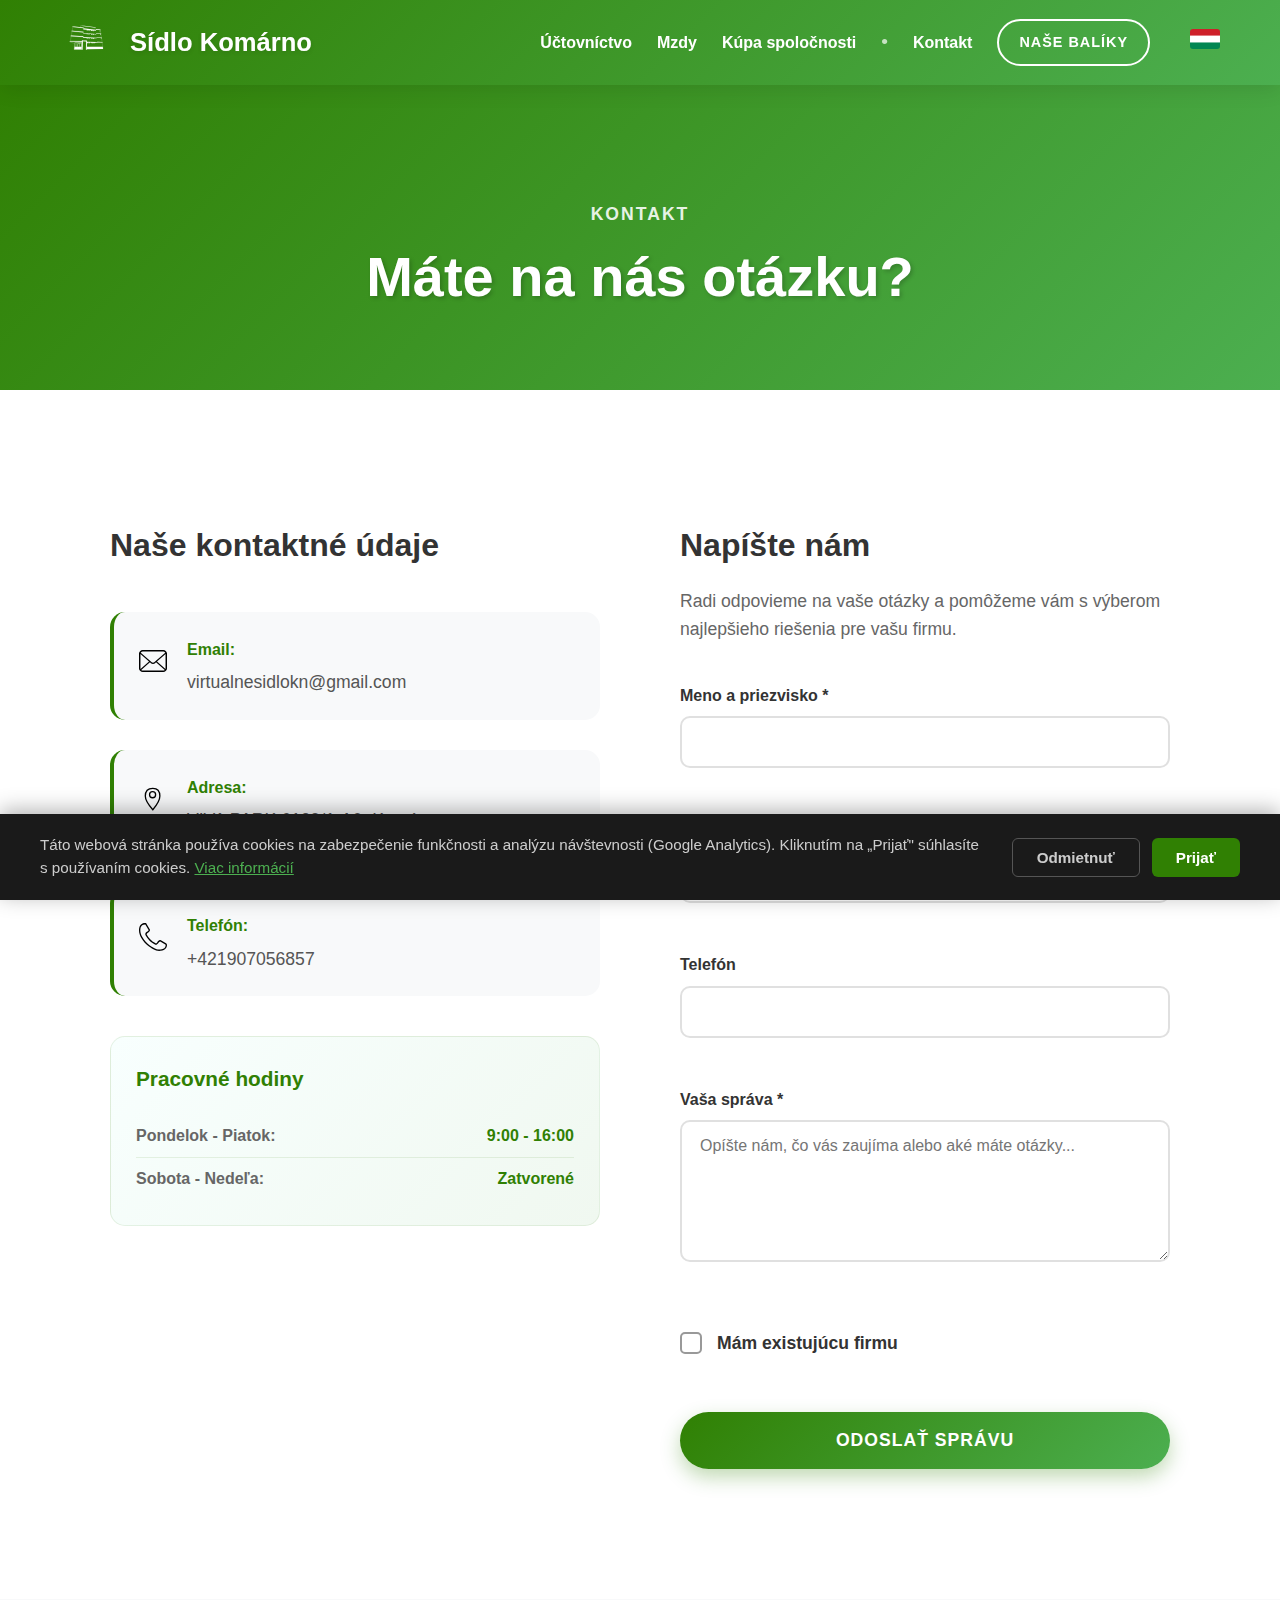
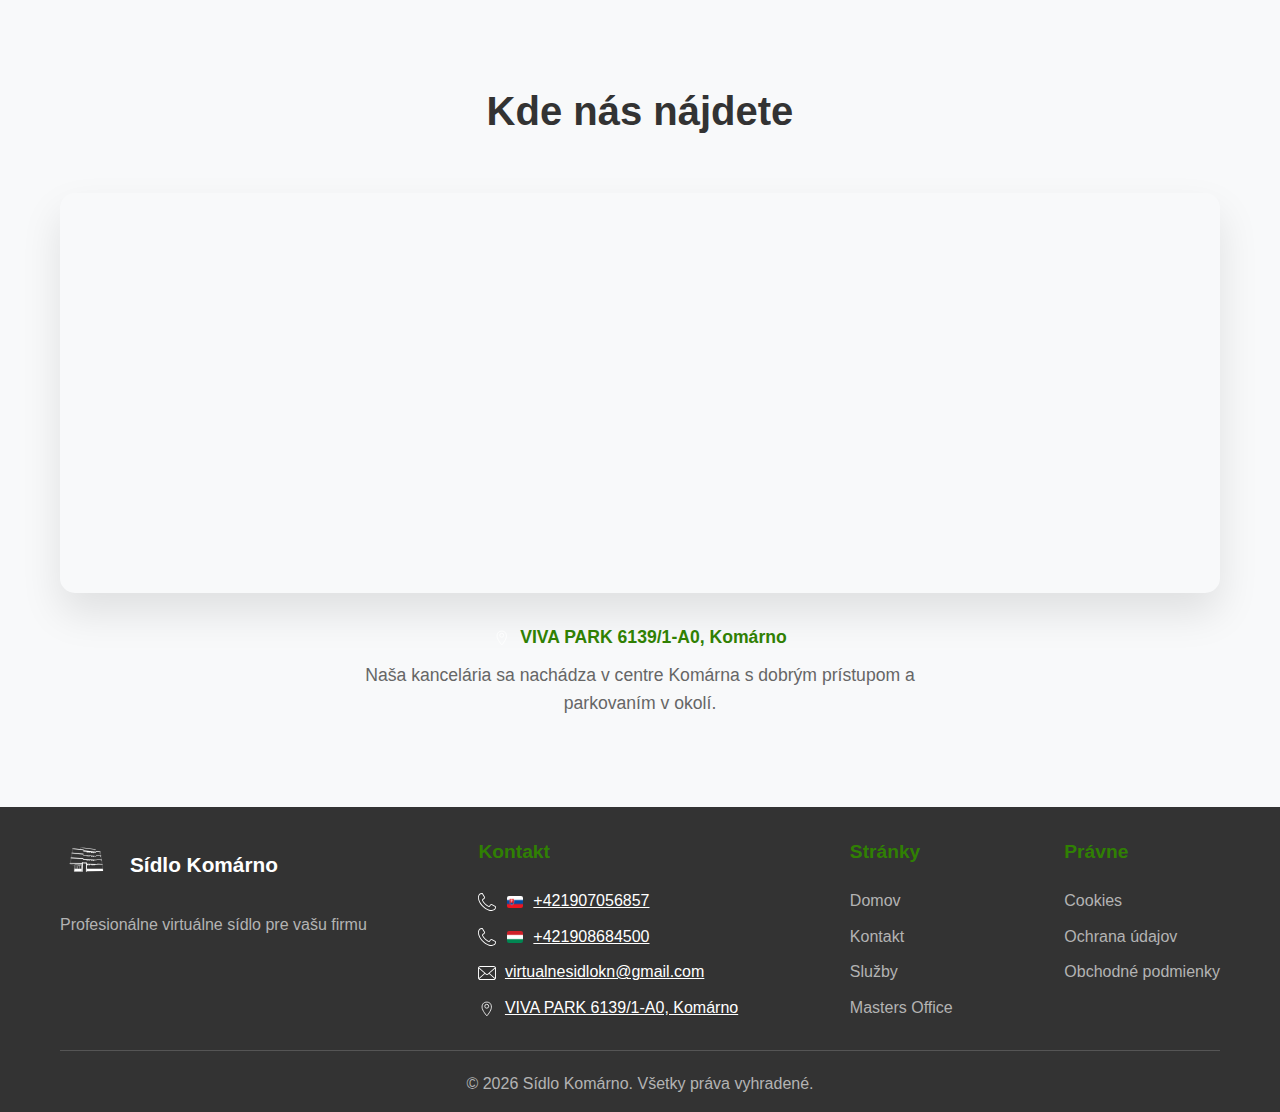
<file: contact.html>
<!DOCTYPE html>
<html lang="sk">
<head>
    <meta charset="UTF-8">
    <meta name="viewport" content="width=device-width, initial-scale=1.0">
    <title>Kontakt - Sídlo Komárno</title>
    <meta name="description" content="Kontaktujte nás - Sídlo Komárno. VIVA PARK 6139/1-A0, Komárno. Rýchle a profesionálne riešenie pre vašu firmu.">
    <meta property="og:title" content="Kontakt - Sídlo Komárno">
    <meta property="og:description" content="Kontaktujte nás - Sídlo Komárno. Rýchle a profesionálne riešenie pre vašu firmu.">
    <meta property="og:image" content="https://sidlokomarno.sk/images/og-image.jpg">
    <meta property="og:type" content="website">
    <meta property="og:url" content="https://sidlokomarno.sk/contact">
    <link rel="canonical" href="https://sidlokomarno.sk/contact">
    <link rel="icon" href="favicon.ico" sizes="48x48">
    <link rel="icon" href="images/favicon-32x32.png" type="image/png">
    <link rel="apple-touch-icon" href="images/apple-touch-icon.png">
    <link rel="stylesheet" href="styles.css">
</head>
<body>
    <a href="#main-content" class="skip-to-content">Preskočiť na obsah</a>

    <!-- Header -->
    <header class="header">
        <div class="header-container">
            <div class="logo-section">
                <div class="logo"><img src="images/logo.svg" alt="Sídlo Komárno logo" class="logo-img"></div>
                <span class="company-name"><a href="index.html" style="color: white; text-decoration: none;">Sídlo Komárno</a></span>
            </div>

            <nav class="nav-section">
                <!-- Mobile hamburger menu -->
                <div class="mobile-menu-toggle" onclick="toggleMobileMenu()" role="button" aria-label="Menu" tabindex="0">
                    <span></span>
                    <span></span>
                    <span></span>
                </div>

                <!-- Navigation links -->
                <div class="nav-links" id="navLinks">
                    <a href="https://mastersoffice.sk/sk/" class="nav-link" target="_blank" data-i18n="nav.accounting">Účtovníctvo</a>
                    <a href="https://mastersoffice.sk/sk/" class="nav-link" target="_blank" data-i18n="nav.payroll">Mzdy</a>
                    <a href="https://mastersoffice.sk/sk/" class="nav-link" target="_blank" data-i18n="nav.buyCompany">Kúpa spoločnosti</a>
                    <span class="separator">•</span>
                    <a href="contact.html" class="nav-link" data-i18n="nav.contact">Kontakt</a>
                    <a href="index.html#homePricing" class="cta-button" data-i18n="nav.packages">Naše Balíky</a>
                    <a href="javascript:void(0)" class="flag-link" data-i18n-title="nav.flagTitle" title="Magyar verzió">
                        <img src="images/flag-hu.png" alt="Hungarian flag" class="flag-icon">
                    </a>
                </div>
            </nav>
        </div>
    </header>

    <!-- Contact Hero Section -->
    <section class="contact-hero" id="main-content">
        <div class="container">
            <div class="contact-hero-content">
                <span class="contact-hero-label" data-i18n="contactPage.heroLabel">Kontakt</span>
                <h1 class="contact-hero-title" data-i18n="contactPage.heroTitle">Máte na nás otázku?</h1>
            </div>
        </div>
    </section>

    <!-- Contact Section -->
    <section class="contact-main">
        <div class="container">
            <div class="contact-container">
                <!-- Contact Info -->
                <div class="contact-info">
                    <h2 data-i18n="contactPage.infoTitle">Naše kontaktné údaje</h2>

                    <div class="contact-item">
                        <div class="contact-icon"><img src="images/svg/general-mail.svg" alt="Email" class="contact-icon-img"></div>
                        <div class="contact-details">
                            <div class="contact-label" data-i18n="contactPage.emailLabel">Email:</div>
                            <div class="contact-value">
                                <a href="mailto:virtualnesidlokn@gmail.com">virtualnesidlokn@gmail.com</a>
                            </div>
                        </div>
                    </div>

                    <div class="contact-item">
                        <div class="contact-icon"><img src="images/svg/general-location.svg" alt="Location" class="contact-icon-img"></div>
                        <div class="contact-details">
                            <div class="contact-label" data-i18n="contactPage.addressLabel">Adresa:</div>
                            <div class="contact-value">
                                <a href="https://maps.google.com/?q=VIVA%20PARK%206139%2F1-A0,%20Kom%C3%A1rno" target="_blank">
                                    VIVA PARK 6139/1-A0, Komárno
                                </a>
                            </div>
                        </div>
                    </div>

                    <div class="contact-item">
                        <div class="contact-icon"><img src="images/svg/general-phone.svg" alt="Phone" class="contact-icon-img"></div>
                        <div class="contact-details">
                            <div class="contact-label" data-i18n="contactPage.phoneLabel">Telefón:</div>
                            <div class="contact-value lang-toggle">
                                <a class="phone-sk" href="tel:+421907056857">+421907056857</a>
                                <a class="phone-hu" href="tel:+421908684500">+421908684500</a>
                            </div>
                        </div>
                    </div>

                    <div class="contact-hours">
                        <h3 data-i18n="contactPage.hoursTitle">Pracovné hodiny</h3>
                        <div class="hours-item">
                            <span data-i18n="contactPage.weekdays">Pondelok - Piatok:</span>
                            <span data-i18n="contactPage.weekdaysHours">9:00 - 16:00</span>
                        </div>
                        <div class="hours-item">
                            <span data-i18n="contactPage.weekend">Sobota - Nedeľa:</span>
                            <span data-i18n="contactPage.weekendHours">Zatvorené</span>
                        </div>
                    </div>
                </div>

                <!-- Contact Form -->
                <div class="contact-form">
                    <h2 data-i18n="contactPage.formTitle">Napíšte nám</h2>
                    <p class="form-description" data-i18n="contactPage.formDescription">Radi odpovieme na vaše otázky a pomôžeme vám s výberom najlepšieho riešenia pre vašu firmu.</p>

                    <form action="https://script.google.com/macros/s/AKfycbziJI_XWXr3vnMbaVSb2GZivVebVxDDlavKY9jw-pRjlrmOj3CkcLiNFSXIdoNZln89cQ/exec" method="POST" id="contactForm" novalidate>
                        <div class="form-group">
                            <label for="name" data-i18n="contactPage.nameLabel">Meno a priezvisko *</label>
                            <input type="text" id="name" name="name" required autocomplete="name">
                            <div class="field-error" id="nameError" aria-live="polite"></div>
                        </div>

                        <div class="form-group">
                            <label for="email" data-i18n="contactPage.emailFormLabel">Email *</label>
                            <input type="email" id="email" name="email" required autocomplete="email">
                            <div class="field-error" id="emailError" aria-live="polite"></div>
                        </div>

                        <div class="form-group">
                            <label for="phone" data-i18n="contactPage.phoneFormLabel">Telefón</label>
                            <input type="tel" id="phone" name="phone" inputmode="tel" autocomplete="tel">
                            <div class="field-error" id="phoneError" aria-live="polite"></div>
                        </div>

                        <div class="form-group">
                            <label for="message" data-i18n="contactPage.messageLabel">Vaša správa *</label>
                            <textarea id="message" name="message" rows="6" data-i18n-placeholder="contactPage.messagePlaceholder" placeholder="Opíšte nám, čo vás zaujíma alebo aké máte otázky..." required></textarea>
                            <div class="field-error" id="messageError" aria-live="polite"></div>
                        </div>

                        <!-- Honeypot field (anti-spam) -->
                        <div class="hp-field" aria-hidden="true">
                            <label for="website">Website</label>
                            <input type="text" id="website" name="website" tabindex="-1" autocomplete="off">
                        </div>

                        <!-- Company Toggle -->
                        <div class="company-toggle">
                            <div class="toggle-container">
                                <input type="checkbox" id="hasCompany" name="hasCompany" value="yes">
                                <label for="hasCompany" class="checkbox-label">
                                    <span class="checkbox-custom"></span>
                                    <span data-i18n="contactPage.hasCompany">Mám existujúcu firmu</span>
                                </label>
                            </div>
                        </div>

                        <!-- Company Fields (Initially Hidden) -->
                        <div class="company-fields" id="companyFields">
                            <div class="form-group">
                                <label for="companyName" data-i18n="contactPage.companyName">Názov firmy</label>
                                <input type="text" id="companyName" name="companyName">
                            </div>

                            <div class="form-group">
                                <label for="ico" data-i18n="contactPage.ico">IČO</label>
                                <input type="text" id="ico" name="ico" data-i18n-placeholder="contactPage.icoPlaceholder" placeholder="12345678">
                            </div>
                        </div>

                        <button type="submit" class="submit-button" data-i18n="contactPage.submitButton">
                            Odoslať správu
                        </button>
                    </form>
                </div>
            </div>
        </div>
    </section>

    <!-- Google Maps Section -->
    <section class="maps-section">
        <div class="container">
            <h2 class="maps-title" data-i18n="contactPage.mapsTitle">Kde nás nájdete</h2>
            <div class="maps-container">
                <iframe
                    src="https://www.google.com/maps?q=VIVA%20PARK%206139%2F1-A0%2C%20Kom%C3%A1rno&output=embed"
                    width="100%"
                    height="400"
                    style="border:0;"
                    allowfullscreen=""
                    loading="lazy"
                    referrerpolicy="no-referrer-when-downgrade"
                    data-i18n-title="contactPage.mapsIframeTitle"
                    title="Naša adresa: VIVA PARK 6139/1-A0, Komárno">
                </iframe>
            </div>
            <div class="maps-info">
                <p><img src="images/svg/general-location.svg" alt="Location" class="footer-icon"> <strong>VIVA PARK 6139/1-A0, Komárno</strong></p>
                <p data-i18n="contactPage.mapsInfo">Naša kancelária sa nachádza v centre Komárna s dobrým prístupom a parkovaním v okolí.</p>
            </div>
        </div>
    </section>

    <!-- Footer -->
    <footer class="footer">
        <div class="container">
            <div class="footer-content">
                <div class="footer-section">
                    <div class="footer-logo">
                        <div class="logo"><img src="images/logo.svg" alt="Sídlo Komárno logo" class="logo-img"></div>
                        <span class="footer-company-name">Sídlo Komárno</span>
                    </div>
                    <p class="footer-description" data-i18n="footer.description">Profesionálne virtuálne sídlo pre vašu firmu</p>
                </div>

                <div class="footer-section">
                    <h2 class="footer-title" data-i18n="footer.contactTitle">Kontakt</h2>
                    <div class="footer-contact">
                        <p><img src="images/svg/general-phone.svg" alt="Phone" class="footer-icon"> <img src="images/flag-sk.png" alt="Slovak flag" class="footer-flag"> <a href="tel:+421907056857">+421907056857</a></p>
                        <p><img src="images/svg/general-phone.svg" alt="Phone" class="footer-icon"> <img src="images/flag-hu.png" alt="Hungarian flag" class="footer-flag"> <a href="tel:+421908684500">+421908684500</a></p>
                        <p><img src="images/svg/general-mail.svg" alt="Email" class="footer-icon"> <a href="mailto:virtualnesidlokn@gmail.com">virtualnesidlokn@gmail.com</a></p>
                        <p><img src="images/svg/general-location.svg" alt="Location" class="footer-icon"> <a href="https://maps.google.com/?q=VIVA%20PARK%206139%2F1-A0,%20Kom%C3%A1rno" target="_blank">VIVA PARK 6139/1-A0, Komárno</a></p>
                    </div>
                </div>

                <div class="footer-section">
                    <h2 class="footer-title" data-i18n="footer.pagesTitle">Stránky</h2>
                    <ul class="footer-links">
                        <li><a href="index.html" data-i18n="footer.home">Domov</a></li>
                        <li><a href="contact.html" data-i18n="footer.contact">Kontakt</a></li>
                        <li><a href="index.html#homePricing" data-i18n="footer.services">Služby</a></li>
                        <li><a href="https://mastersoffice.sk/sk/" target="_blank">Masters Office</a></li>
                    </ul>
                </div>

                <div class="footer-section">
                    <h2 class="footer-title" data-i18n="footer.legalTitle">Právne</h2>
                    <ul class="footer-links">
                        <li><a href="#" onclick="showCookiePolicy()" data-i18n="footer.cookies">Cookies</a></li>
                        <li><a href="#" onclick="showPrivacyPolicy()" data-i18n="footer.privacy">Ochrana údajov</a></li>
                        <li><a href="#" onclick="showTerms()" data-i18n="footer.terms">Obchodné podmienky</a></li>
                    </ul>
                </div>
            </div>

            <div class="footer-bottom">
                <p data-i18n="footer.copyright">&copy; 2026 Sídlo Komárno. Všetky práva vyhradené.</p>
            </div>
        </div>
    </footer>

    <!-- Floating Phone Button (mobile) -->
    <a href="tel:+421907056857" class="floating-phone" aria-label="Zavolajte nám">
        <svg width="24" height="24" viewBox="0 0 24 24" fill="none" stroke="white" stroke-width="2" stroke-linecap="round" stroke-linejoin="round"><path d="M22 16.92v3a2 2 0 0 1-2.18 2 19.79 19.79 0 0 1-8.63-3.07 19.5 19.5 0 0 1-6-6 19.79 19.79 0 0 1-3.07-8.67A2 2 0 0 1 4.11 2h3a2 2 0 0 1 2 1.72 12.84 12.84 0 0 0 .7 2.81 2 2 0 0 1-.45 2.11L8.09 9.91a16 16 0 0 0 6 6l1.27-1.27a2 2 0 0 1 2.11-.45 12.84 12.84 0 0 0 2.81.7A2 2 0 0 1 22 16.92z"/></svg>
    </a>

    <!-- Scroll to Top Button -->
    <button class="scroll-to-top" id="scrollToTop" onclick="scrollToTop()" aria-label="Späť nahor">
        ↑
    </button>

    <script src="i18n.js"></script>
    <script src="script.js"></script>
</body>
</html>
</file>
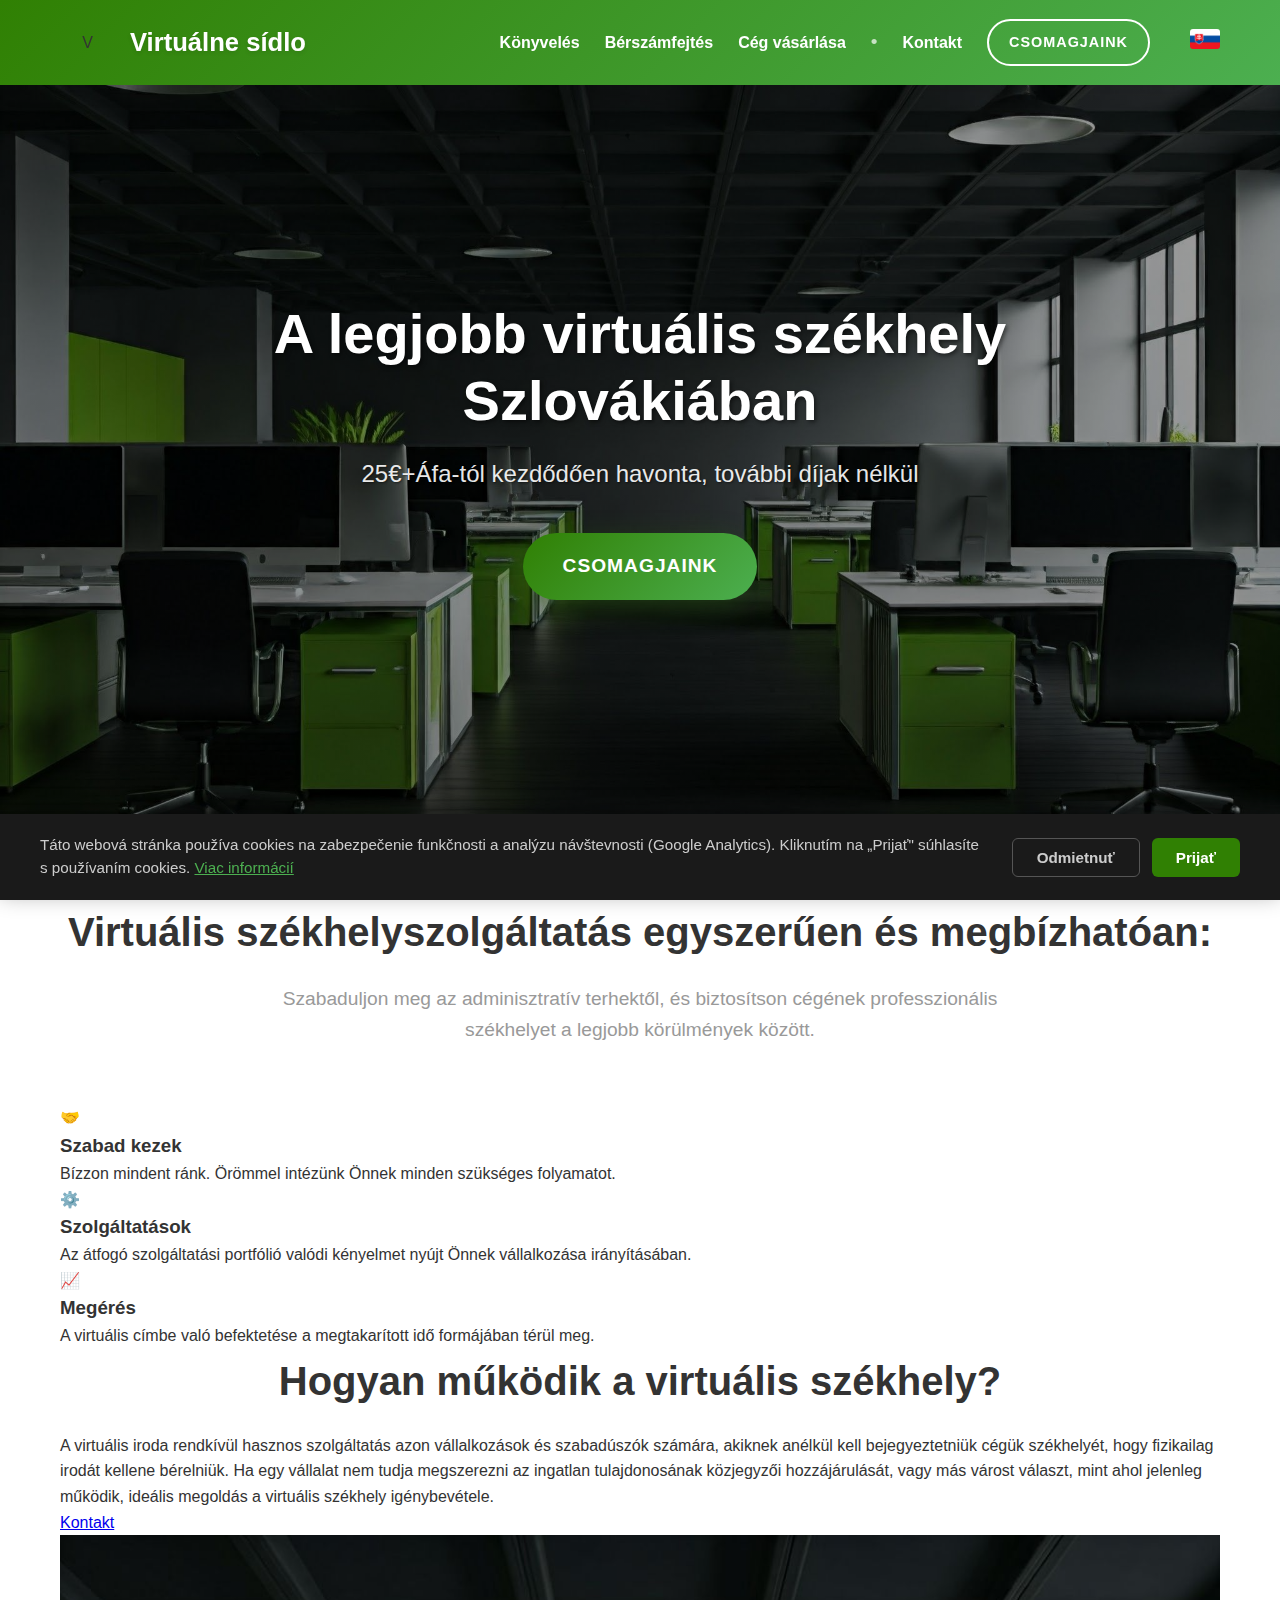
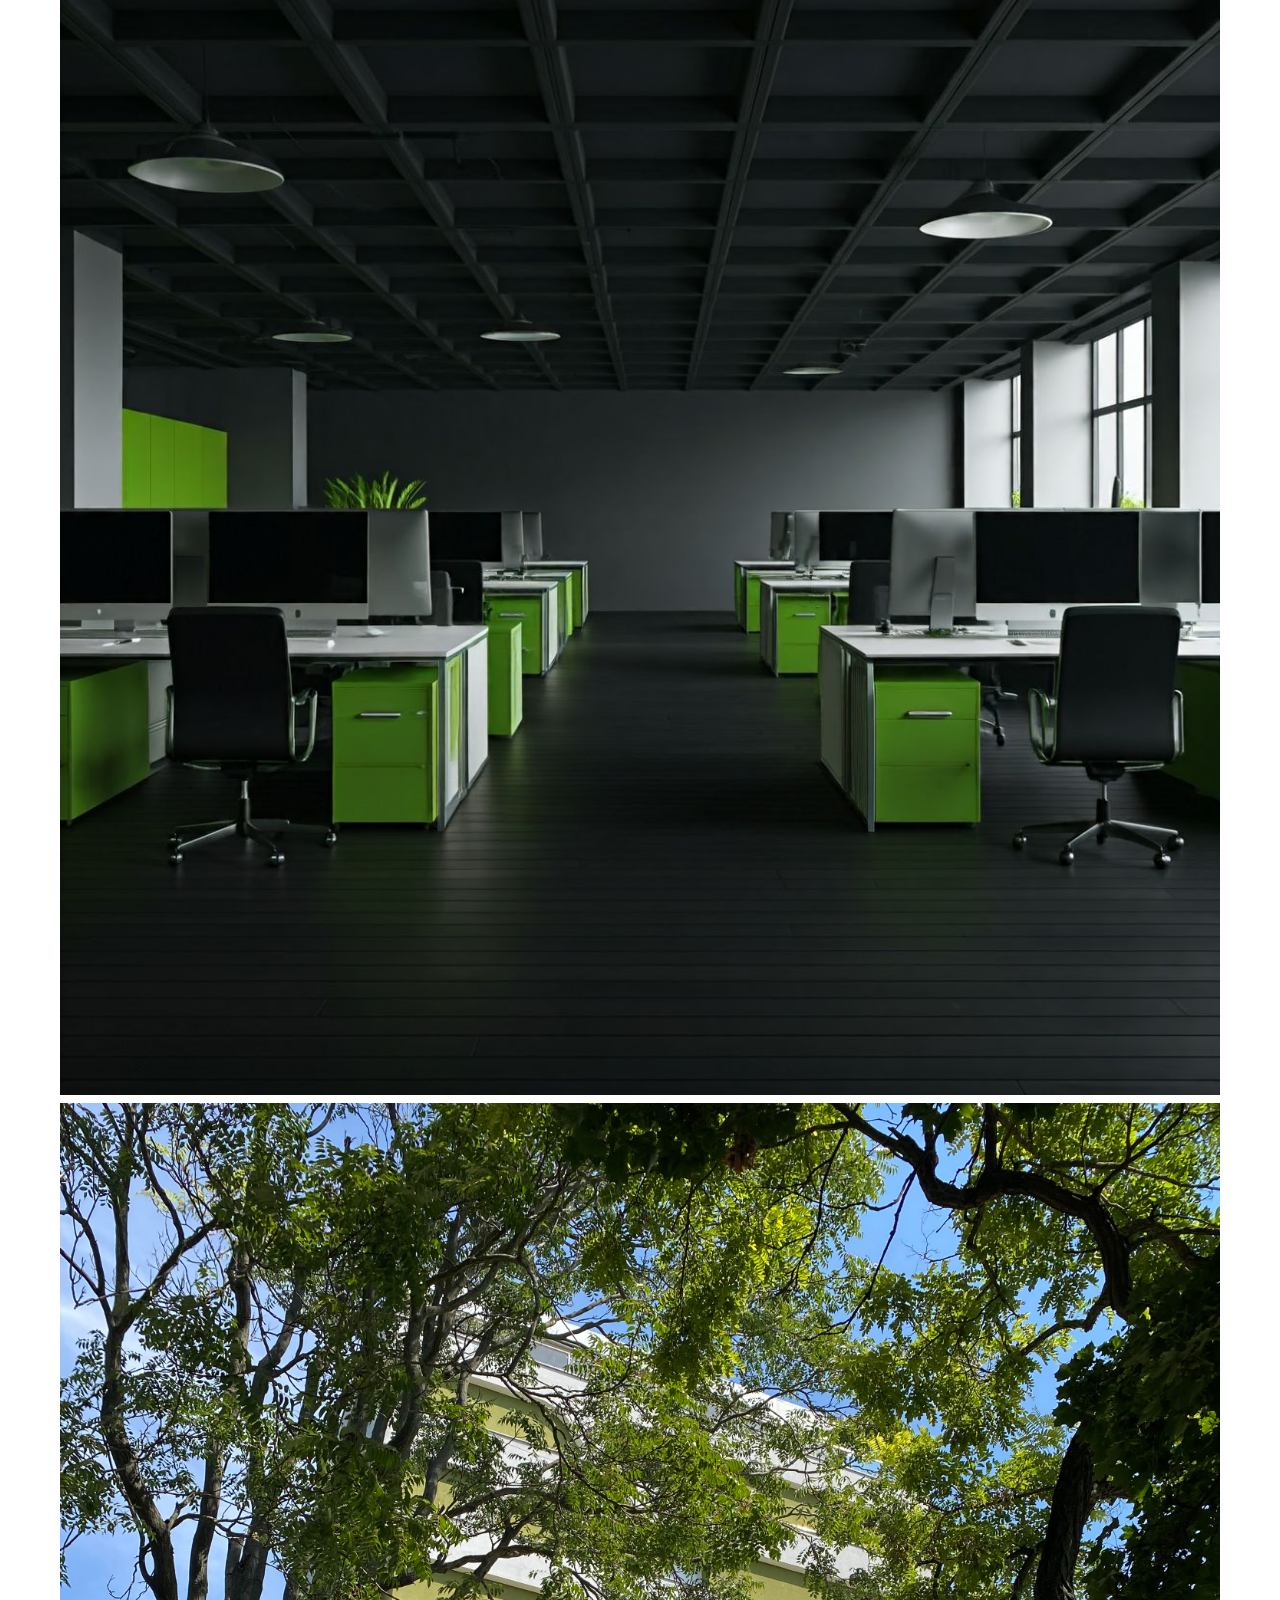
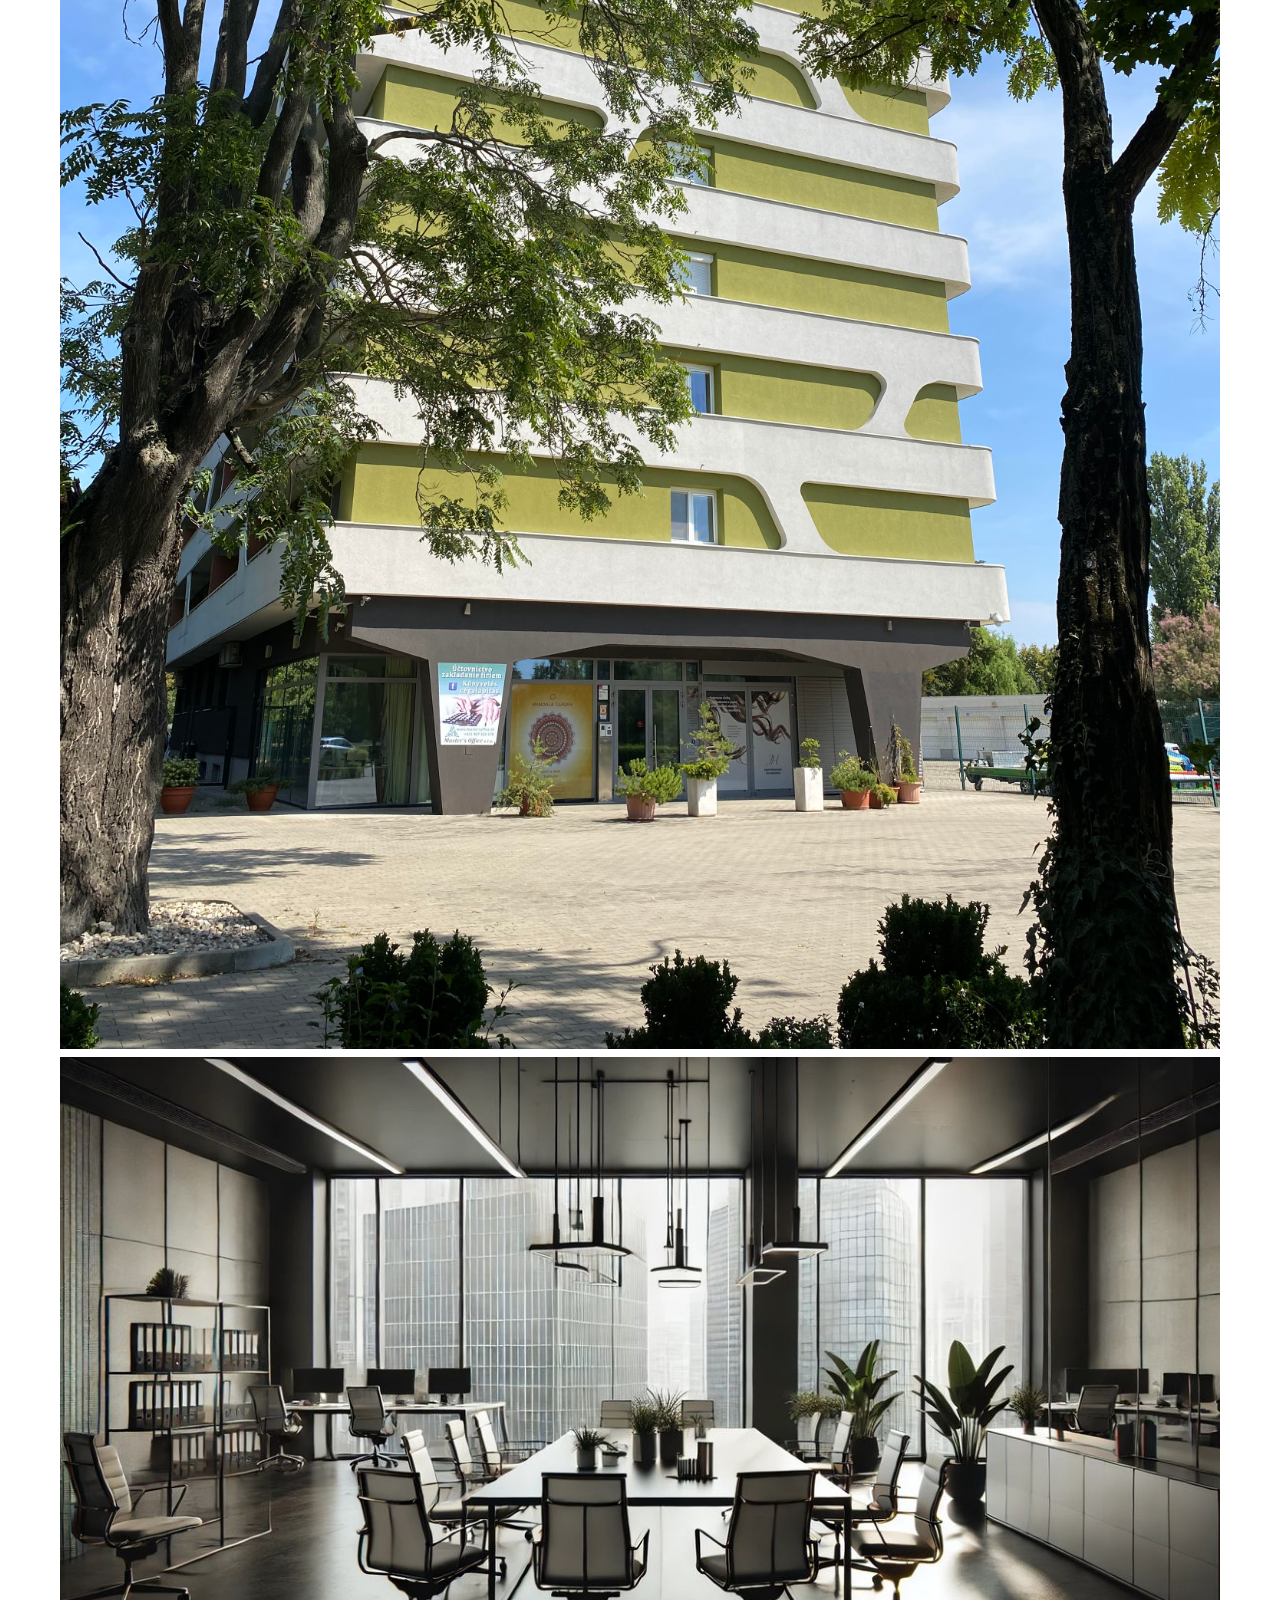
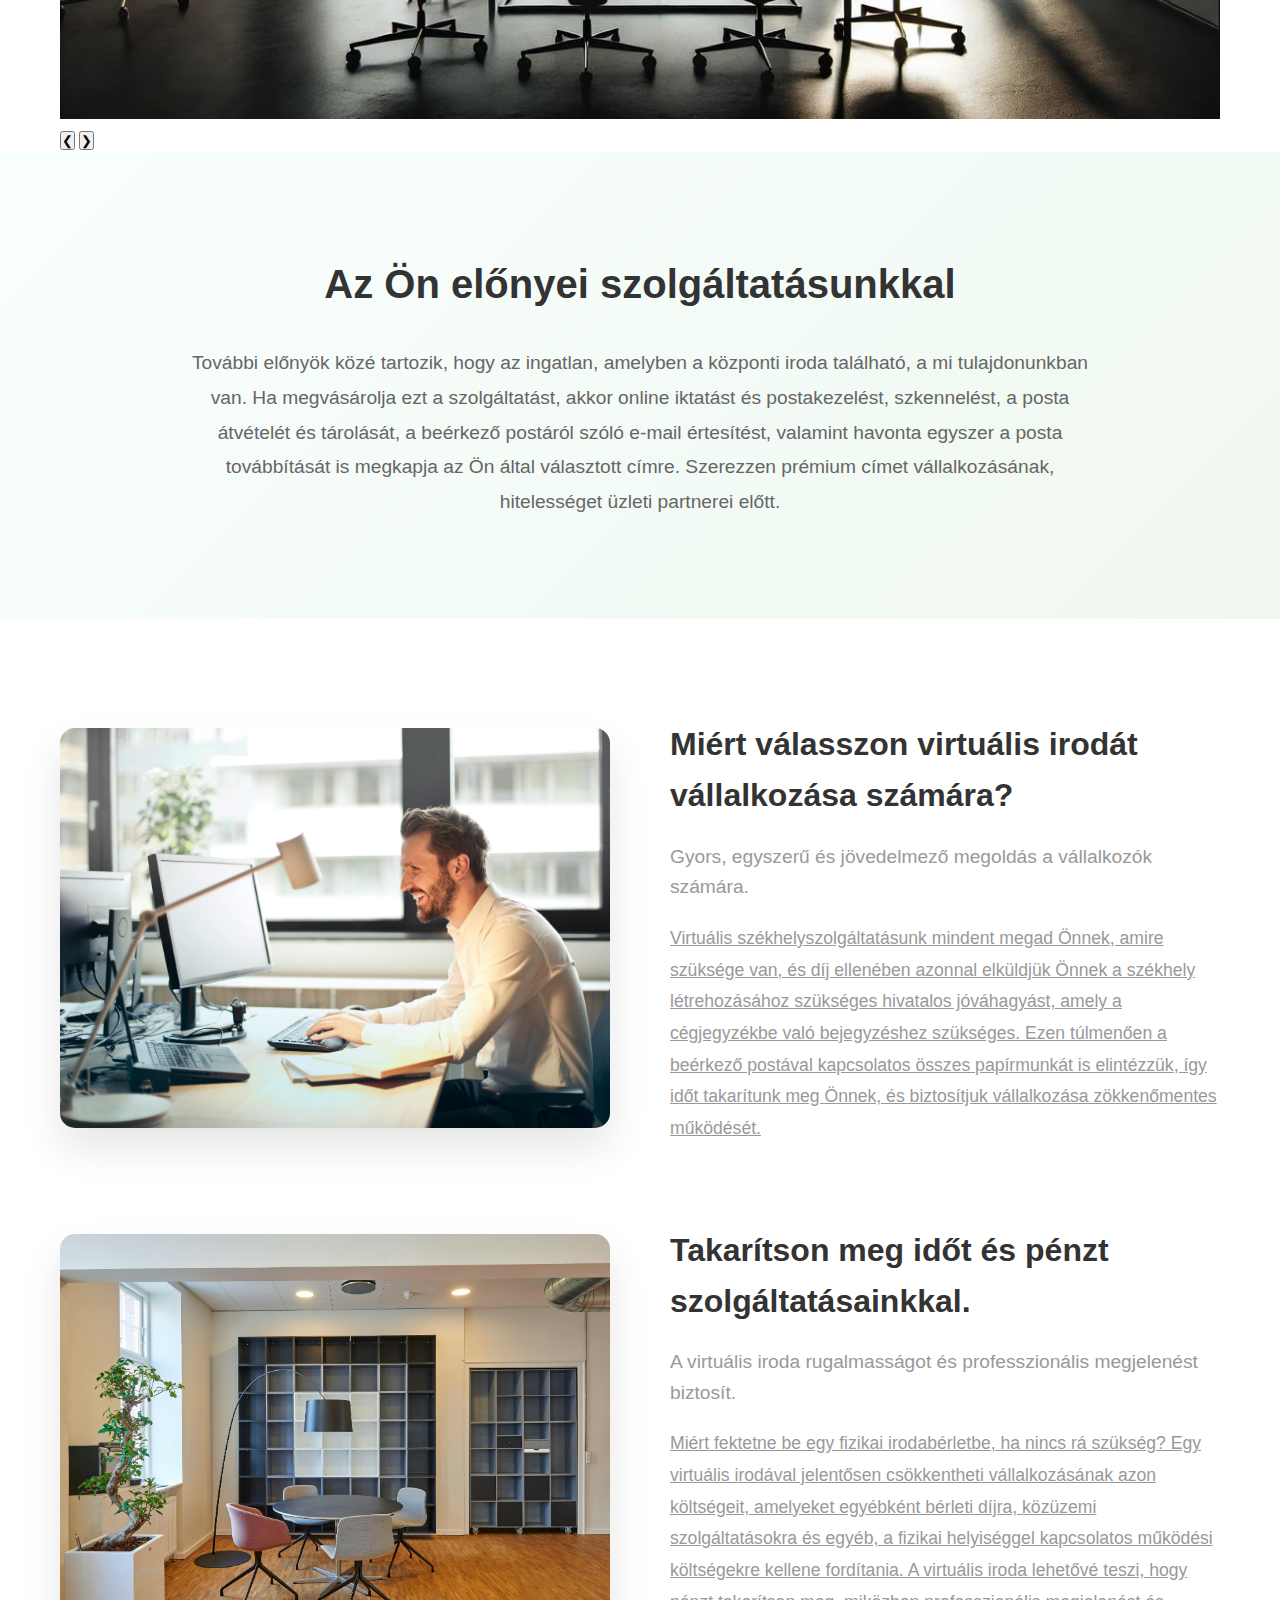
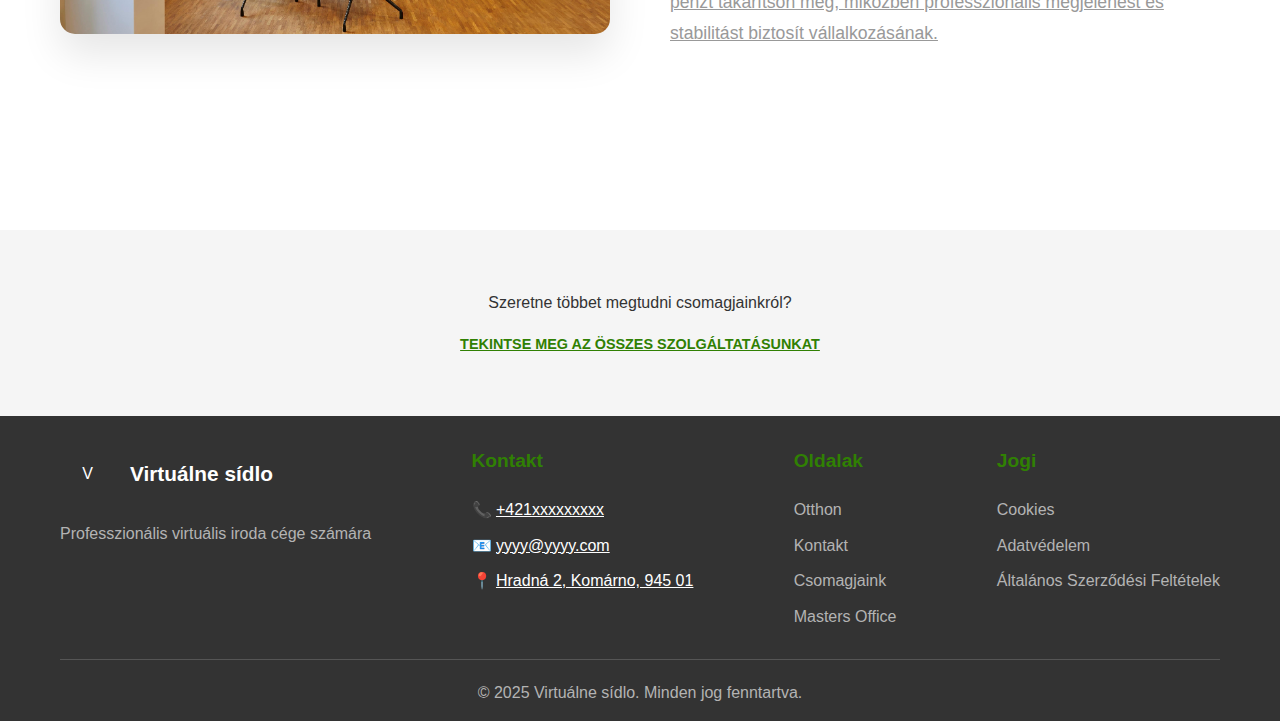
<file: index-hu.html>
<!DOCTYPE html>
<html lang="hu">
<head>
    <meta charset="UTF-8">
    <meta name="viewport" content="width=device-width, initial-scale=1.0">
    <title>Virtuálne sídlo - A legjobb virtuális székhely Szlovákiában</title>
    <meta name="description" content="Virtuálne sídlo už od 25€+DPH mesačne. Profesionálne riešenie pre vašu firmu bez ďalších poplatkov.">
    <link rel="stylesheet" href="styles.css">
</head>
<body>
    <!-- Header -->
    <header class="header">
        <div class="header-container">
            <div class="logo-section">
                <div class="logo">V</div>
                <h1 class="company-name"><a href="index-hu.html" style="color: white; text-decoration: none;">Virtuálne sídlo</a></h1>
            </div>

            <nav class="nav-section">
                <!-- Mobile hamburger menu -->
                <div class="mobile-menu-toggle" onclick="toggleMobileMenu()">
                    <span></span>
                    <span></span>
                    <span></span>
                </div>

                <!-- Navigation links -->
                <div class="nav-links" id="navLinks">
                    <a href="https://mastersoffice.sk/sk/" class="nav-link" target="_blank">Könyvelés</a>
                    <a href="https://mastersoffice.sk/sk/" class="nav-link" target="_blank">Bérszámfejtés</a>
                    <a href="https://mastersoffice.sk/sk/" class="nav-link" target="_blank">Cég vásárlása</a>
                    <span class="separator">•</span>
                    <a href="contact-hu.html" class="nav-link">Kontakt</a>
                    <a href="services-hu.html" class="cta-button">Csomagjaink</a>
                    <a href="index.html" class="flag-link" title="Slovenská verzia">
                        <img src="images/flag-sk.png" alt="Slovak flag" class="flag-icon">
                    </a>
                </div>
            </nav>
        </div>
    </header>

    <!-- Hero Section -->
    <section class="hero">
        <div class="hero-overlay">
            <div class="hero-content">
                <h1 class="hero-title">A legjobb virtuális székhely Szlovákiában</h1>
                <p class="hero-subtitle">25€+Áfa-tól kezdődően havonta, további díjak nélkül</p>
                <a href="services-hu.html" class="hero-button">Csomagjaink</a>
            </div>
        </div>
    </section>

    <!-- Services Overview Section -->
    <section class="services-overview">
        <div class="container">
            <h2 class="section-title">Virtuális székhelyszolgáltatás egyszerűen és megbízhatóan:</h2>
            <p class="section-subtitle">Szabaduljon meg az adminisztratív terhektől, és biztosítson cégének professzionális székhelyet a legjobb körülmények között.</p>
            
            <div class="benefits-grid">
                <div class="benefit-card">
                    <div class="benefit-icon">🤝</div>
                    <h3 class="benefit-title">Szabad kezek</h3>
                    <p class="benefit-description">Bízzon mindent ránk. Örömmel intézünk Önnek minden szükséges folyamatot.</p>
                </div>
                
                <div class="benefit-card">
                    <div class="benefit-icon">⚙️</div>
                    <h3 class="benefit-title">Szolgáltatások</h3>
                    <p class="benefit-description">Az átfogó szolgáltatási portfólió valódi kényelmet nyújt Önnek vállalkozása irányításában.</p>
                </div>
                
                <div class="benefit-card">
                    <div class="benefit-icon">📈</div>
                    <h3 class="benefit-title">Megérés</h3>
                    <p class="benefit-description">A virtuális címbe való befektetése a megtakarított idő formájában térül meg.</p>
                </div>
            </div>
        </div>
    </section>

    <!-- How It Works Section -->
    <section class="how-it-works">
        <div class="container">
            <h2 class="section-title">Hogyan működik a virtuális székhely?</h2>
            <p class="section-description">A virtuális iroda rendkívül hasznos szolgáltatás azon vállalkozások és szabadúszók számára, akiknek anélkül kell bejegyeztetniük cégük székhelyét, hogy fizikailag irodát kellene bérelniük. Ha egy vállalat nem tudja megszerezni az ingatlan tulajdonosának közjegyzői hozzájárulását, vagy más várost választ, mint ahol jelenleg működik, ideális megoldás a virtuális székhely igénybevétele.</p>
            <a href="contact.html" class="contact-link">Kontakt</a>
        </div>
    </section>

    <!-- Office Gallery Section -->
    <section class="office-gallery">
        <div class="container">
            <div class="slideshow-container">
                <div class="slide active">
                    <img src="images/office1.jpg" alt="Irodánk 1">
                </div>
                <div class="slide">
                    <img src="images/office2.jpg" alt="Irodánk 2">
                </div>
                <div class="slide">
                    <img src="images/office3.jpg" alt="Irodánk 3">
                </div>
                
                <button class="slide-btn prev" onclick="changeSlide(-1)">❮</button>
                <button class="slide-btn next" onclick="changeSlide(1)">❯</button>
                
                <div class="slide-indicators">
                    <span class="indicator active" onclick="currentSlide(1)"></span>
                    <span class="indicator" onclick="currentSlide(2)"></span>
                    <span class="indicator" onclick="currentSlide(3)"></span>
                </div>
            </div>
        </div>
    </section>

    <!-- Additional Benefits Section -->
    <section class="additional-benefits">
        <div class="container">
            <div class="benefits-content">
                <h2 class="benefits-title">Az Ön előnyei szolgáltatásunkkal</h2>
                <p class="benefits-text">További előnyök közé tartozik, hogy az ingatlan, amelyben a központi iroda található, a mi tulajdonunkban van. Ha megvásárolja ezt a szolgáltatást, akkor online iktatást és postakezelést, szkennelést, a posta átvételét és tárolását, a beérkező postáról szóló e-mail értesítést, valamint havonta egyszer a posta továbbítását is megkapja az Ön által választott címre. Szerezzen prémium címet vállalkozásának, hitelességet üzleti partnerei előtt.</p>
            </div>
        </div>
    </section>

    <!-- Why Choose Us Section -->
    <section class="why-choose-us">
        <div class="container">
            <div class="why-choose-row reverse">
                <div class="why-choose-content">
                    <h2 class="why-choose-title">Miért válasszon virtuális irodát vállalkozása számára?</h2>
                    <p class="why-choose-subtitle">Gyors, egyszerű és jövedelmező megoldás a vállalkozók számára.</p>
                    <p class="why-choose-description">Virtuális székhelyszolgáltatásunk mindent megad Önnek, amire szüksége van, és díj ellenében azonnal elküldjük Önnek a székhely létrehozásához szükséges hivatalos jóváhagyást, amely a cégjegyzékbe való bejegyzéshez szükséges. Ezen túlmenően a beérkező postával kapcsolatos összes papírmunkát is elintézzük, így időt takarítunk meg Önnek, és biztosítjuk vállalkozása zökkenőmentes működését.</p>
                </div>
                <div class="why-choose-image">
                    <img src="images/office-main.jpg" alt="Naša kancelária" class="office-image">
                </div>
            </div>
            
            <div class="why-choose-row reverse">
                <div class="why-choose-image">
                    <img src="images/office-secondary.jpg" alt="Naša kancelária" class="office-image">
                </div>
                <div class="why-choose-content">
                    <h2 class="why-choose-title">Takarítson meg időt és pénzt szolgáltatásainkkal.</h2>
                    <p class="why-choose-subtitle">A virtuális iroda rugalmasságot és professzionális megjelenést biztosít.</p>
                    <p class="why-choose-description">Miért fektetne be egy fizikai irodabérletbe, ha nincs rá szükség? Egy virtuális irodával jelentősen csökkentheti vállalkozásának azon költségeit, amelyeket egyébként bérleti díjra, közüzemi szolgáltatásokra és egyéb, a fizikai helyiséggel kapcsolatos működési költségekre kellene fordítania. A virtuális iroda lehetővé teszi, hogy pénzt takarítson meg, miközben professzionális megjelenést és stabilitást biztosít vállalkozásának.</p>
                </div>
            </div>
        </div>
    </section>

    <!-- Call to Action Section -->
    <section class="cta-section">
        <div class="container">
            <p class="cta-question">Szeretne többet megtudni csomagjainkról?</p>
            <a href="services-hu.html" class="cta-link">TEKINTSE MEG AZ ÖSSZES SZOLGÁLTATÁSUNKAT</a>
        </div>
    </section>

    <!-- Footer -->
    <footer class="footer">
        <div class="container">
            <div class="footer-content">
                <div class="footer-section">
                    <div class="footer-logo">
                        <div class="logo">V</div>
                        <span class="footer-company-name">Virtuálne sídlo</span>
                    </div>
                    <p class="footer-description">Professzionális virtuális iroda cége számára</p>
                </div>
                
                <div class="footer-section">
                    <h3 class="footer-title">Kontakt</h3>
                    <div class="footer-contact">
                        <p>📞 <a href="tel:+421xxxxxxxxx">+421xxxxxxxxx</a></p>
                        <p>📧 <a href="mailto:yyyy@yyyy.com">yyyy@yyyy.com</a></p>
                        <p>📍 <a href="https://maps.google.com/?q=Hradná 2, Komárno, 945 01" target="_blank">Hradná 2, Komárno, 945 01</a></p>
                    </div>
                </div>
                
                <div class="footer-section">
                    <h3 class="footer-title">Oldalak</h3>
                    <ul class="footer-links">
                        <li><a href="index-hu.html">Otthon</a></li>
                        <li><a href="contact-hu.html">Kontakt</a></li>
                        <li><a href="services-hu.html">Csomagjaink</a></li>
                        <li><a href="https://mastersoffice.sk/sk/" target="_blank">Masters Office</a></li>
                    </ul>
                </div>
                
                <div class="footer-section">
                    <h3 class="footer-title">Jogi</h3>
                    <ul class="footer-links">
                        <li><a href="#" onclick="showCookiePolicy()">Cookies</a></li>
                        <li><a href="#" onclick="showPrivacyPolicy()">Adatvédelem</a></li>
                        <li><a href="#" onclick="showTerms()">Általános Szerződési Feltételek</a></li>
                    </ul>
                </div>
            </div>
            
            <div class="footer-bottom">
                <p>&copy; 2025 Virtuálne sídlo. Minden jog fenntartva.</p>
            </div>
        </div>
    </footer>

    <!-- Scroll to Top Button -->
    <button class="scroll-to-top" id="scrollToTop" onclick="scrollToTop()">
        ↑
    </button>

    <script src="script.js"></script>
</body>
</html>
</file>
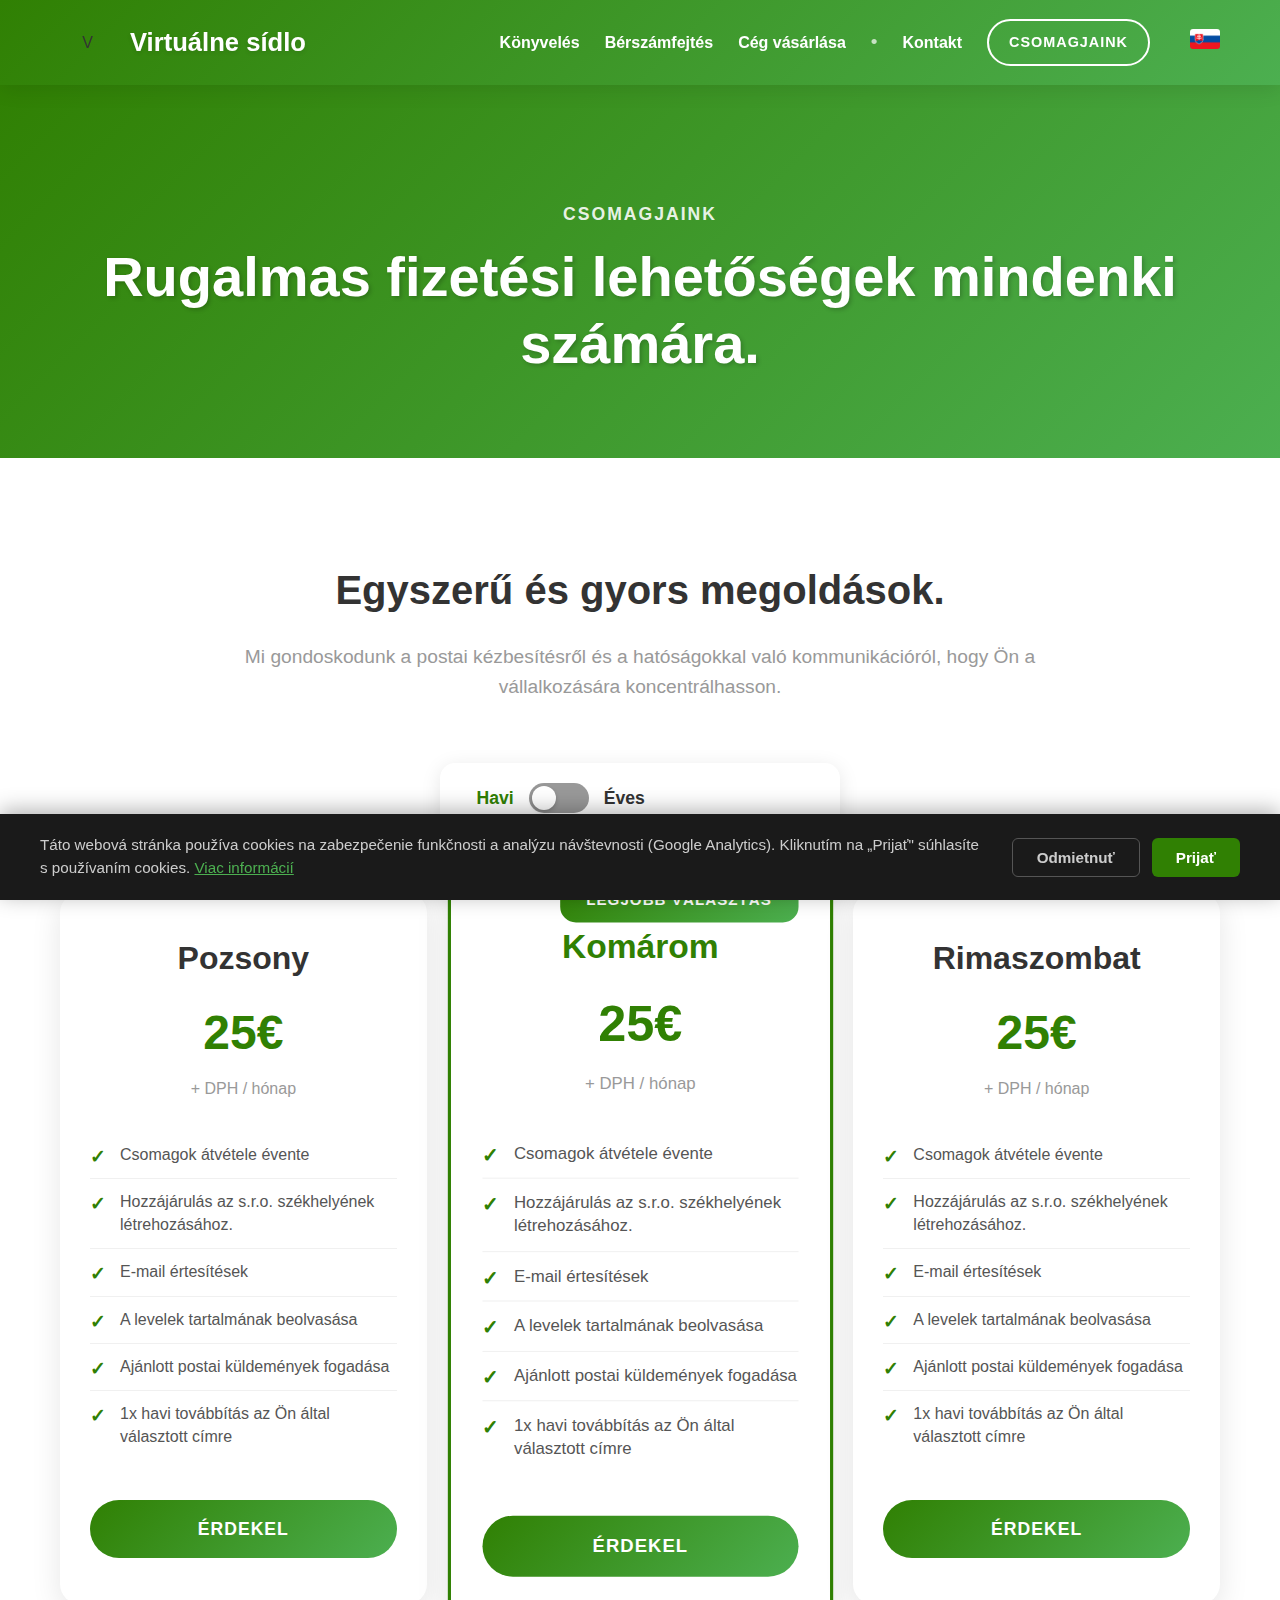
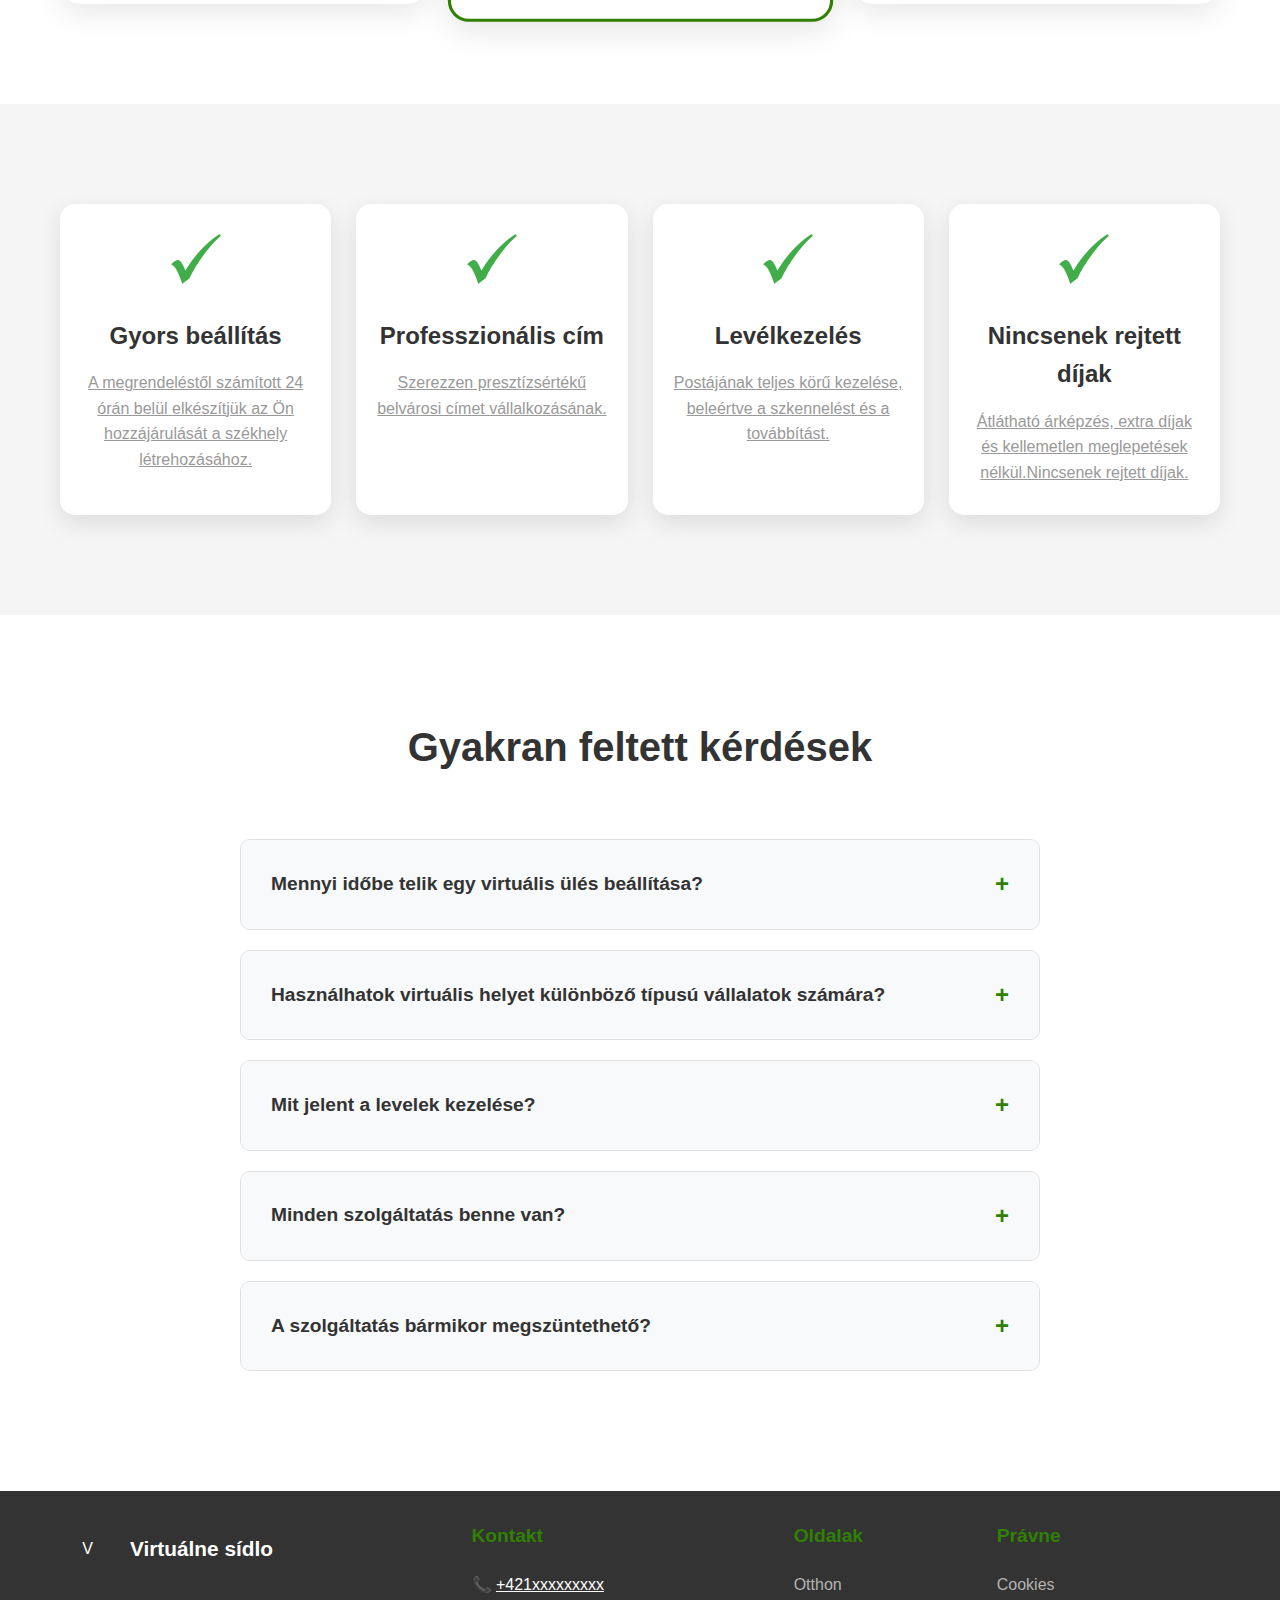
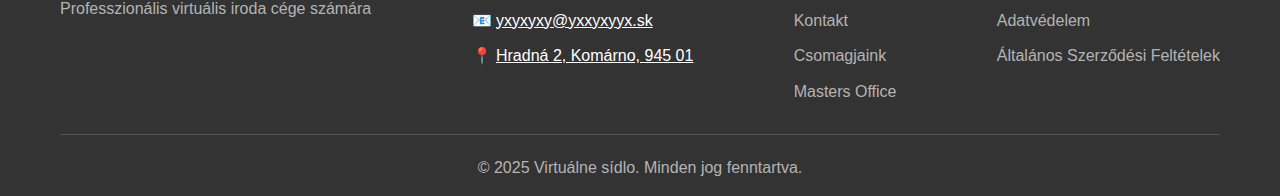
<file: services-hu.html>
<!DOCTYPE html>
<html lang="hu">
<head>
    <meta charset="UTF-8">
    <meta name="viewport" content="width=device-width, initial-scale=1.0">
    <title>Szolgáltatások - Virtuálne sídlo</title>
    <meta name="description" content="Virtuális ülésszolgáltatásaink. Rugalmas fizetési lehetőségek mindenki számára. Komárno, Pozsony, Rimavská Sobota.">
    <link rel="stylesheet" href="styles.css">
</head>
<body>
    <!-- Header -->
    <header class="header">
        <div class="header-container">
            <div class="logo-section">
                <div class="logo">V</div>
                <h1 class="company-name"><a href="index.html" style="color: white; text-decoration: none;">Virtuálne sídlo</a></h1>
            </div>

            <nav class="nav-section">
                <!-- Mobile hamburger menu -->
                <div class="mobile-menu-toggle" onclick="toggleMobileMenu()">
                    <span></span>
                    <span></span>
                    <span></span>
                </div>

                <!-- Navigation links -->
                <div class="nav-links" id="navLinks">
                    <a href="https://mastersoffice.sk/sk/" class="nav-link" target="_blank">Könyvelés</a>
                    <a href="https://mastersoffice.sk/sk/" class="nav-link" target="_blank">Bérszámfejtés</a>
                    <a href="https://mastersoffice.sk/sk/" class="nav-link" target="_blank">Cég vásárlása</a>
                    <span class="separator">•</span>
                    <a href="contact-hu.html" class="nav-link">Kontakt</a>
                    <a href="services-hu.html" class="cta-button">Csomagjaink</a>
                    <a href="index.html" class="flag-link" title="Slovenská verzia">
                        <img src="images/flag-sk.png" alt="Slovak flag" class="flag-icon">
                    </a>
                </div>
            </nav>
        </div>
    </header>

    <!-- Services Hero Section -->
    <section class="services-hero">
        <div class="container">
            <div class="services-hero-content">
                <span class="services-hero-label">Csomagjaink</span>
                <h1 class="services-hero-title">Rugalmas fizetési lehetőségek mindenki számára.</h1>
            </div>
        </div>
    </section>

    <!-- Pricing Cards Section -->
    <section class="pricing-section">
        <div class="container">
            <h2 class="pricing-title">Egyszerű és gyors megoldások.</h2>
            <p class="pricing-subtitle">Mi gondoskodunk a postai kézbesítésről és a hatóságokkal való kommunikációról, hogy Ön a vállalkozására koncentrálhasson.</p>
            
            <!-- Billing Toggle -->
            <div class="billing-toggle">
                <span class="billing-label monthly-label active">Havi</span>
                <div class="toggle-switch" id="billingToggle">
                    <div class="toggle-slider"></div>
                </div>
                <span class="billing-label yearly-label">Éves</span>
                <span class="discount-badge" id="discountBadge">-10% kedvezmény</span>
            </div>

            <!-- Pricing Cards -->
            <div class="pricing-cards-container">
                <!-- Bratislava Card -->
                <div class="pricing-card">
                    <div class="card-header">
                        <h3 class="location-name">Pozsony</h3>
                        <div class="price" id="price-bratislava">25€</div>
                        <div class="price-period" id="period-bratislava">+ DPH / hónap</div>
                    </div>
                    <ul class="services-list">
                        <li>Csomagok átvétele évente</li>
                        <li>Hozzájárulás az s.r.o. székhelyének létrehozásához.</li>
                        <li>E-mail értesítések</li>
                        <li>A levelek tartalmának beolvasása</li>
                        <li>Ajánlott postai küldemények fogadása</li>
                        <li>1x havi továbbítás az Ön által választott címre</li>
                    </ul>
                    <a href="contact-hu.html" class="pricing-cta-button">Érdekel</a>
                </div>

                <!-- Komárno Card (Featured) -->
                <div class="pricing-card featured">
                    <div class="featured-badge">Legjobb választás</div>
                    <div class="card-header">
                        <h3 class="location-name">Komárom</h3>
                        <div class="price" id="price-komarno">25€</div>
                        <div class="price-period" id="period-komarno">+ DPH / hónap</div>
                    </div>
                    <ul class="services-list">
                        <li>Csomagok átvétele évente</li>
                        <li>Hozzájárulás az s.r.o. székhelyének létrehozásához.</li>
                        <li>E-mail értesítések</li>
                        <li>A levelek tartalmának beolvasása</li>
                        <li>Ajánlott postai küldemények fogadása</li>
                        <li>1x havi továbbítás az Ön által választott címre</li>
                    </ul>
                    <a href="contact-hu.html" class="pricing-cta-button">Érdekel</a>
                </div>

                <!-- Rimavská Sobota Card -->
                <div class="pricing-card">
                    <div class="card-header">
                        <h3 class="location-name">Rimaszombat</h3>
                        <div class="price" id="price-rimavska">25€</div>
                        <div class="price-period" id="period-rimavska">+ DPH / hónap</div>
                    </div>
                    <ul class="services-list">
                        <li>Csomagok átvétele évente</li>
                        <li>Hozzájárulás az s.r.o. székhelyének létrehozásához.</li>
                        <li>E-mail értesítések</li>
                        <li>A levelek tartalmának beolvasása</li>
                        <li>Ajánlott postai küldemények fogadása</li>
                        <li>1x havi továbbítás az Ön által választott címre</li>
                    </ul>
                    <a href="contact-hu.html" class="pricing-cta-button">Érdekel</a>
                </div>
            </div>
        </div>
    </section>

    <!-- Features Section -->
    <section class="features-section">
        <div class="container">
            <div class="features-grid">
                <div class="feature-card">
                    <div class="feature-icon">
                        <img src="images/checkmark.png" alt="Checkmark" class="checkmark-icon">
                    </div>
                    <h3 class="feature-title">Gyors beállítás</h3>
                    <p class="feature-description">A megrendeléstől számított 24 órán belül elkészítjük az Ön hozzájárulását a székhely létrehozásához.</p>
                </div>

                <div class="feature-card">
                    <div class="feature-icon">
                        <img src="images/checkmark.png" alt="Checkmark" class="checkmark-icon">
                    </div>
                    <h3 class="feature-title">Professzionális cím</h3>
                    <p class="feature-description">Szerezzen presztízsértékű belvárosi címet vállalkozásának.</p>
                </div>

                <div class="feature-card">
                    <div class="feature-icon">
                        <img src="images/checkmark.png" alt="Checkmark" class="checkmark-icon">
                    </div>
                    <h3 class="feature-title">Levélkezelés</h3>
                    <p class="feature-description">Postájának teljes körű kezelése, beleértve a szkennelést és a továbbítást.</p>
                </div>

                <div class="feature-card">
                    <div class="feature-icon">
                        <img src="images/checkmark.png" alt="Checkmark" class="checkmark-icon">
                    </div>
                    <h3 class="feature-title">Nincsenek rejtett díjak</h3>
                    <p class="feature-description">Átlátható árképzés, extra díjak és kellemetlen meglepetések nélkül.Nincsenek rejtett díjak.</p>
                </div>
            </div>
        </div>
    </section>

    <!-- FAQ Section -->
    <section class="faq-section">
        <div class="container">
            <h2 class="faq-title">Gyakran feltett kérdések</h2>
            
            <div class="faq-container">
                <div class="faq-item">
                    <div class="faq-question" onclick="toggleFAQ(this)">
                        <h3>Mennyi időbe telik egy virtuális ülés beállítása?</h3>
                        <span class="faq-icon">+</span>
                    </div>
                    <div class="faq-answer">
                        <p>A megrendeléstől és a fizetéstől számított 24 órán belül elkészítjük a hozzájárulást a székhely létrehozásához. A dokumentumot elektronikusan kapja meg, és azonnal felhasználhatja a cégbejegyzéshez.</p>
                    </div>
                </div>

                <div class="faq-item">
                    <div class="faq-question" onclick="toggleFAQ(this)">
                        <h3>Használhatok virtuális helyet különböző típusú vállalatok számára?</h3>
                        <span class="faq-icon">+</span>
                    </div>
                    <div class="faq-answer">
                        <p>Igen, virtuális irodánk alkalmas kft-k, kereskedelmi társaságok, polgári társulások és más jogi formájú vállalkozások számára. A szolgáltatás megfelel a szlovák törvényeknek.</p>
                    </div>
                </div>

                <div class="faq-item">
                    <div class="faq-question" onclick="toggleFAQ(this)">
                        <h3>Mit jelent a levelek kezelése?</h3>
                        <span class="faq-icon">+</span>
                    </div>
                    <div class="faq-answer">
                        <p>Minden levelet elviszünk az Ön címére, beszkenneljük a fontos dokumentumokat, e-mail értesítést küldünk, és havonta egyszer továbbítjuk leveleit az Ön által kiválasztott címre.</p>
                    </div>
                </div>

                <div class="faq-item">
                    <div class="faq-question" onclick="toggleFAQ(this)">
                        <h3>Minden szolgáltatás benne van?</h3>
                        <span class="faq-icon">+</span>
                    </div>
                    <div class="faq-answer">
                        <p>Igen, a havi 25€ + ÁFA ár a fenti szolgáltatásokat tartalmazza, további költségek nélkül. Nem számítunk fel semmilyen rejtett díjat vagy további költséget.</p>
                    </div>
                </div>

                <div class="faq-item">
                    <div class="faq-question" onclick="toggleFAQ(this)">
                        <h3>A szolgáltatás bármikor megszüntethető?</h3>
                        <span class="faq-icon">+</span>
                    </div>
                    <div class="faq-answer">
                        <p>Ön bármikor felmondhatja a Szolgáltatást egy hónapos felmondási idővel. Az éves csomag esetében a felmondási idő 3 hónap.</p>
                    </div>
                </div>
            </div>
        </div>
    </section>

    <!-- Footer -->
    <footer class="footer">
        <div class="container">
            <div class="footer-content">
                <div class="footer-section">
                    <div class="footer-logo">
                        <div class="logo">V</div>
                        <span class="footer-company-name">Virtuálne sídlo</span>
                    </div>
                    <p class="footer-description">Professzionális virtuális iroda cége számára</p>
                </div>
                
                <div class="footer-section">
                    <h3 class="footer-title">Kontakt</h3>
                    <div class="footer-contact">
                        <p>📞 <a href="tel:+421xxxxxxxxx">+421xxxxxxxxx</a></p>
                        <p>📧 <a href="mailto:yxyxyxy@yxxyxyyx.sk">yxyxyxy@yxxyxyyx.sk</a></p>
                        <p>📍 <a href="https://maps.google.com/?q=Hradná 2, Komárno, 945 01" target="_blank">Hradná 2, Komárno, 945 01</a></p>
                    </div>
                </div>
                
                <div class="footer-section">
                    <h3 class="footer-title">Oldalak</h3>
                    <ul class="footer-links">
                        <li><a href="index-hu.html">Otthon</a></li>
                        <li><a href="contact-hu.html">Kontakt</a></li>
                        <li><a href="services-hu.html">Csomagjaink</a></li>
                        <li><a href="https://mastersoffice.sk/sk/" target="_blank">Masters Office</a></li>
                    </ul>
                </div>
                
                <div class="footer-section">
                    <h3 class="footer-title">Právne</h3>
                    <ul class="footer-links">
                        <li><a href="#" onclick="showCookiePolicy()">Cookies</a></li>
                        <li><a href="#" onclick="showPrivacyPolicy()">Adatvédelem</a></li>
                        <li><a href="#" onclick="showTerms()">Általános Szerződési Feltételek</a></li>
                    </ul>
                </div>
            </div>
            
            <div class="footer-bottom">
                <p>&copy; 2025 Virtuálne sídlo. Minden jog fenntartva.</p>
            </div>
        </div>
    </footer>

    <!-- Scroll to Top Button -->
    <button class="scroll-to-top" id="scrollToTop" onclick="scrollToTop()">
        ↑
    </button>

    <script src="script.js"></script>
</body>
</html>
</file>
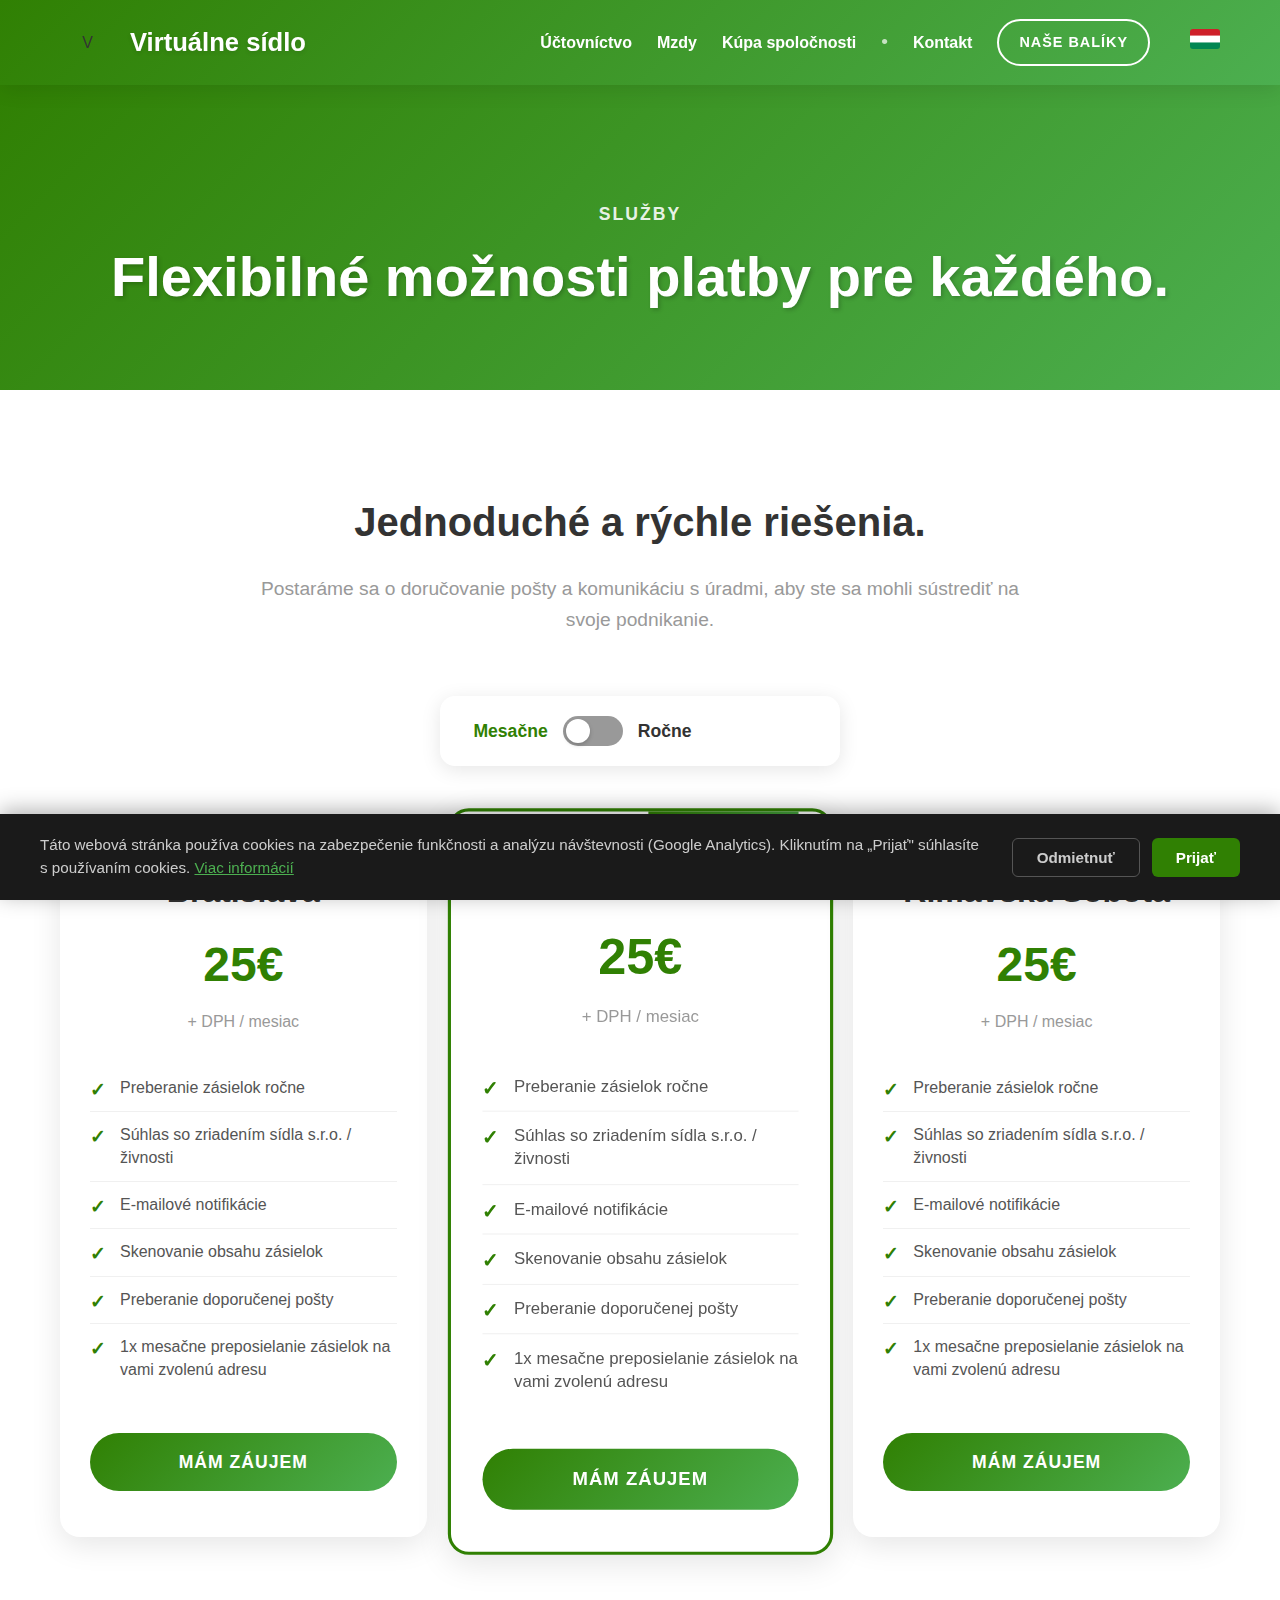
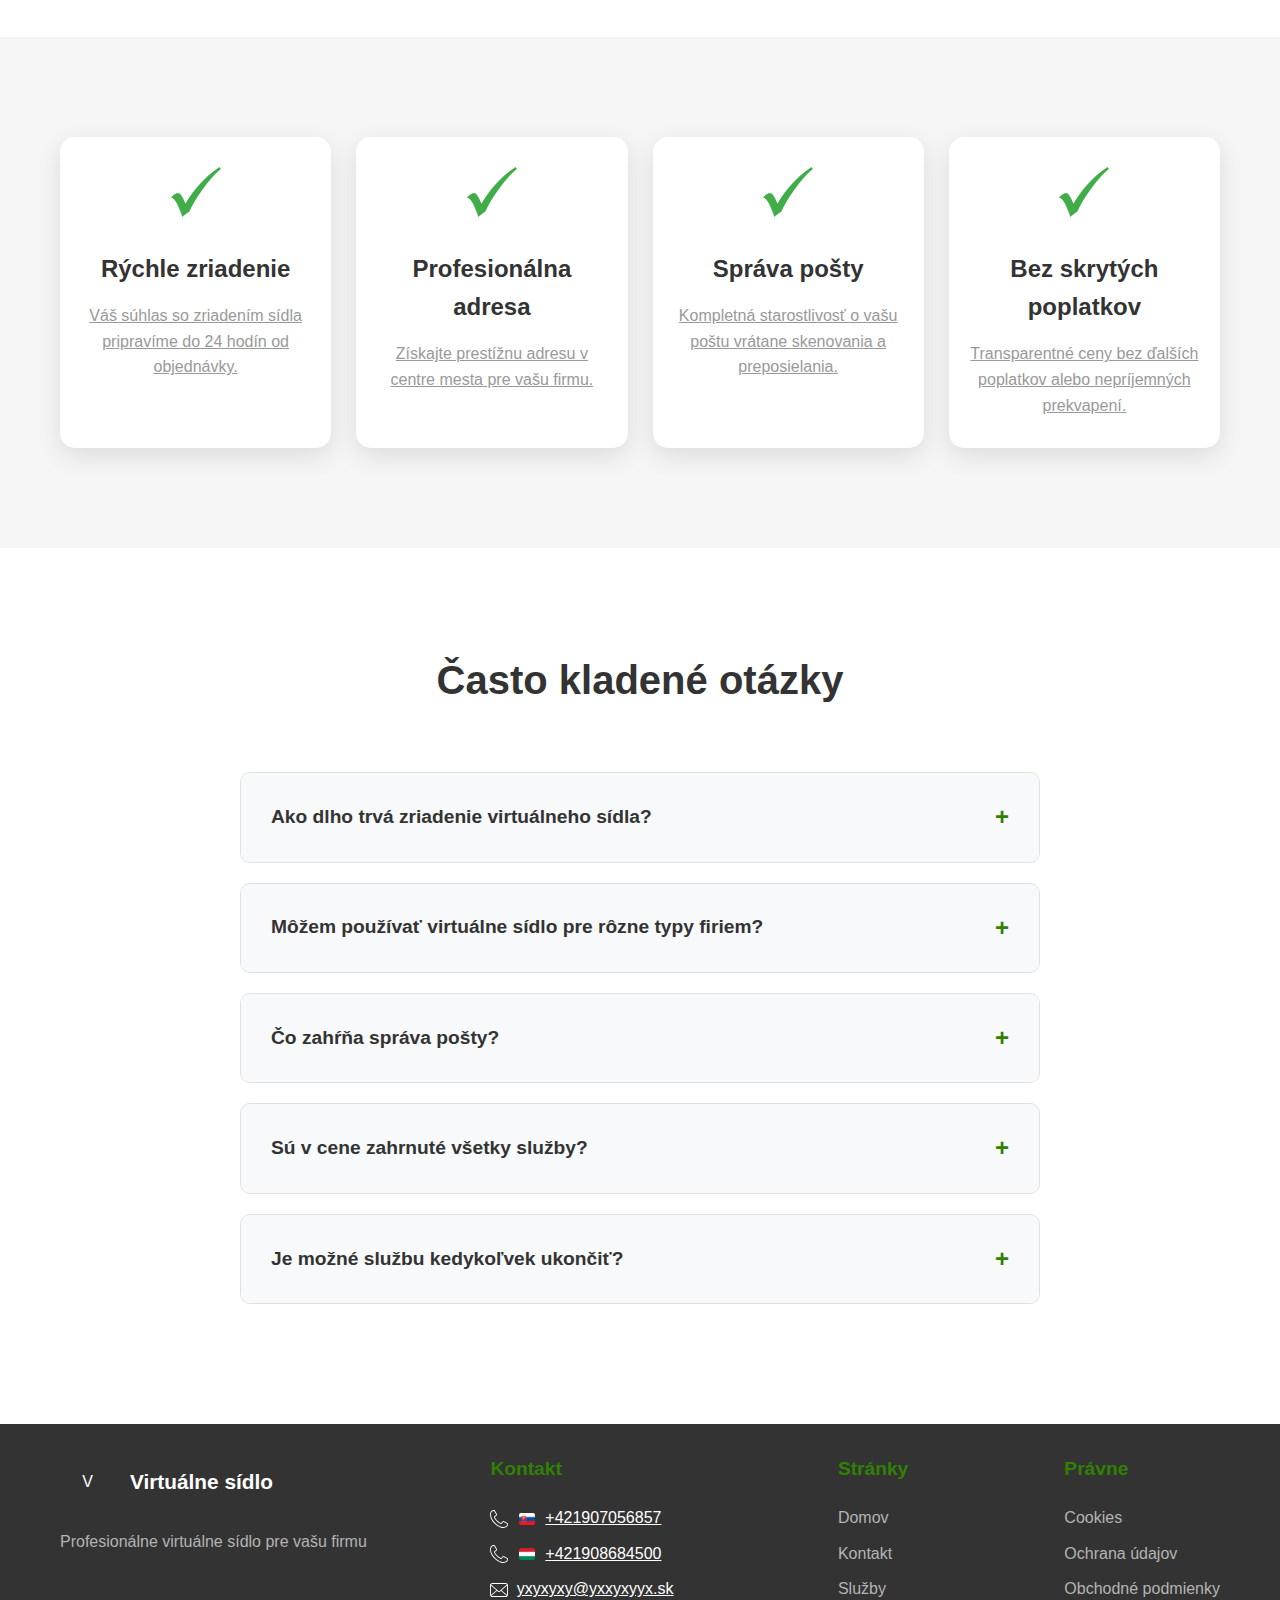
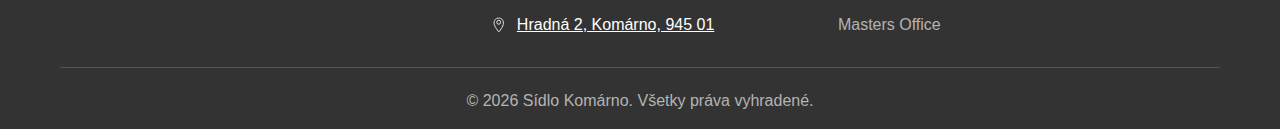
<file: services.html>
<!DOCTYPE html>
<html lang="sk">
<head>
    <meta charset="UTF-8">
    <meta name="viewport" content="width=device-width, initial-scale=1.0">
    <title>Služby - Virtuálne sídlo</title>
    <meta name="description" content="Naše služby virtuálneho sídla. Flexibilné možnosti platby pre každého. Komárno, Bratislava, Rimavská Sobota.">
    <link rel="stylesheet" href="styles.css">
</head>
<body>
    <!-- Header -->
    <header class="header">
        <div class="header-container">
            <div class="logo-section">
                <div class="logo">V</div>
                <h1 class="company-name"><a href="index.html" style="color: white; text-decoration: none;">Virtuálne sídlo</a></h1>
            </div>

            <nav class="nav-section">
                <!-- Mobile hamburger menu -->
                <div class="mobile-menu-toggle" onclick="toggleMobileMenu()">
                    <span></span>
                    <span></span>
                    <span></span>
                </div>

                <!-- Navigation links -->
                <div class="nav-links" id="navLinks">
                    <a href="https://mastersoffice.sk/sk/" class="nav-link" target="_blank" data-i18n="nav.accounting">Účtovníctvo</a>
                    <a href="https://mastersoffice.sk/sk/" class="nav-link" target="_blank" data-i18n="nav.payroll">Mzdy</a>
                    <a href="https://mastersoffice.sk/sk/" class="nav-link" target="_blank" data-i18n="nav.buyCompany">Kúpa spoločnosti</a>
                    <span class="separator">•</span>
                    <a href="contact.html" class="nav-link" data-i18n="nav.contact">Kontakt</a>
                    <a href="services.html" class="cta-button" data-i18n="nav.packages">Naše Balíky</a>
                    <a href="javascript:void(0)" class="flag-link" data-i18n-title="nav.flagTitle" title="Magyar verzió">
                        <img src="images/flag-hu.png" alt="Hungarian flag" class="flag-icon">
                    </a>
                </div>
            </nav>
        </div>
    </header>

    <!-- Services Hero Section -->
    <section class="services-hero">
        <div class="container">
            <div class="services-hero-content">
                <span class="services-hero-label" data-i18n="servicesPage.heroLabel">Služby</span>
                <h1 class="services-hero-title" data-i18n="servicesPage.heroTitle">Flexibilné možnosti platby pre každého.</h1>
            </div>
        </div>
    </section>

    <!-- Pricing Cards Section -->
    <section class="pricing-section">
        <div class="container">
            <h2 class="pricing-title" data-i18n="servicesPage.pricingTitle">Jednoduché a rýchle riešenia.</h2>
            <p class="pricing-subtitle" data-i18n="servicesPage.pricingSubtitle">Postaráme sa o doručovanie pošty a komunikáciu s úradmi, aby ste sa mohli sústrediť na svoje podnikanie.</p>

            <!-- Billing Toggle -->
            <div class="billing-toggle">
                <span class="billing-label monthly-label active" data-i18n="servicesPage.monthly">Mesačne</span>
                <div class="toggle-switch" id="billingToggle">
                    <div class="toggle-slider"></div>
                </div>
                <span class="billing-label yearly-label" data-i18n="servicesPage.yearly">Ročne</span>
                <span class="discount-badge" id="discountBadge" data-i18n="servicesPage.discount">-10% zľava</span>
            </div>

            <!-- Pricing Cards -->
            <div class="pricing-cards-container">
                <!-- Bratislava Card -->
                <div class="pricing-card">
                    <div class="card-header">
                        <h3 class="location-name" data-i18n="servicesPage.locations.bratislava">Bratislava</h3>
                        <div class="price" id="price-bratislava">25€</div>
                        <div class="price-period" id="period-bratislava" data-i18n="servicesPage.periodMonthly">+ DPH / mesiac</div>
                    </div>
                    <ul class="services-list">
                        <li data-i18n="servicesPage.servicesList.item1">Preberanie zásielok ročne</li>
                        <li data-i18n="servicesPage.servicesList.item2">Súhlas so zriadením sídla s.r.o. / živnosti</li>
                        <li data-i18n="servicesPage.servicesList.item3">E-mailové notifikácie</li>
                        <li data-i18n="servicesPage.servicesList.item4">Skenovanie obsahu zásielok</li>
                        <li data-i18n="servicesPage.servicesList.item5">Preberanie doporučenej pošty</li>
                        <li data-i18n="servicesPage.servicesList.item6">1x mesačne preposielanie zásielok na vami zvolenú adresu</li>
                    </ul>
                    <a href="contact.html" class="pricing-cta-button" data-i18n="servicesPage.interested">Mám záujem</a>
                </div>

                <!-- Komárno Card (Featured) -->
                <div class="pricing-card featured">
                    <div class="featured-badge" data-i18n="servicesPage.topChoice">Top voľba</div>
                    <div class="card-header">
                        <h3 class="location-name" data-i18n="servicesPage.locations.komarno">Komárno</h3>
                        <div class="price" id="price-komarno">25€</div>
                        <div class="price-period" id="period-komarno" data-i18n="servicesPage.periodMonthly">+ DPH / mesiac</div>
                    </div>
                    <ul class="services-list">
                        <li data-i18n="servicesPage.servicesList.item1">Preberanie zásielok ročne</li>
                        <li data-i18n="servicesPage.servicesList.item2">Súhlas so zriadením sídla s.r.o. / živnosti</li>
                        <li data-i18n="servicesPage.servicesList.item3">E-mailové notifikácie</li>
                        <li data-i18n="servicesPage.servicesList.item4">Skenovanie obsahu zásielok</li>
                        <li data-i18n="servicesPage.servicesList.item5">Preberanie doporučenej pošty</li>
                        <li data-i18n="servicesPage.servicesList.item6">1x mesačne preposielanie zásielok na vami zvolenú adresu</li>
                    </ul>
                    <a href="contact.html" class="pricing-cta-button" data-i18n="servicesPage.interested">Mám záujem</a>
                </div>

                <!-- Rimavská Sobota Card -->
                <div class="pricing-card">
                    <div class="card-header">
                        <h3 class="location-name" data-i18n="servicesPage.locations.rimavska">Rimavská Sobota</h3>
                        <div class="price" id="price-rimavska">25€</div>
                        <div class="price-period" id="period-rimavska" data-i18n="servicesPage.periodMonthly">+ DPH / mesiac</div>
                    </div>
                    <ul class="services-list">
                        <li data-i18n="servicesPage.servicesList.item1">Preberanie zásielok ročne</li>
                        <li data-i18n="servicesPage.servicesList.item2">Súhlas so zriadením sídla s.r.o. / živnosti</li>
                        <li data-i18n="servicesPage.servicesList.item3">E-mailové notifikácie</li>
                        <li data-i18n="servicesPage.servicesList.item4">Skenovanie obsahu zásielok</li>
                        <li data-i18n="servicesPage.servicesList.item5">Preberanie doporučenej pošty</li>
                        <li data-i18n="servicesPage.servicesList.item6">1x mesačne preposielanie zásielok na vami zvolenú adresu</li>
                    </ul>
                    <a href="contact.html" class="pricing-cta-button" data-i18n="servicesPage.interested">Mám záujem</a>
                </div>
            </div>
        </div>
    </section>

    <!-- Features Section -->
    <section class="features-section">
        <div class="container">
            <div class="features-grid">
                <div class="feature-card">
                    <div class="feature-icon">
                        <img src="images/checkmark.png" alt="Checkmark" class="checkmark-icon">
                    </div>
                    <h3 class="feature-title" data-i18n="servicesPage.features.title1">Rýchle zriadenie</h3>
                    <p class="feature-description" data-i18n="servicesPage.features.desc1">Váš súhlas so zriadením sídla pripravíme do 24 hodín od objednávky.</p>
                </div>

                <div class="feature-card">
                    <div class="feature-icon">
                        <img src="images/checkmark.png" alt="Checkmark" class="checkmark-icon">
                    </div>
                    <h3 class="feature-title" data-i18n="servicesPage.features.title2">Profesionálna adresa</h3>
                    <p class="feature-description" data-i18n="servicesPage.features.desc2">Získajte prestížnu adresu v centre mesta pre vašu firmu.</p>
                </div>

                <div class="feature-card">
                    <div class="feature-icon">
                        <img src="images/checkmark.png" alt="Checkmark" class="checkmark-icon">
                    </div>
                    <h3 class="feature-title" data-i18n="servicesPage.features.title3">Správa pošty</h3>
                    <p class="feature-description" data-i18n="servicesPage.features.desc3">Kompletná starostlivosť o vašu poštu vrátane skenovania a preposielania.</p>
                </div>

                <div class="feature-card">
                    <div class="feature-icon">
                        <img src="images/checkmark.png" alt="Checkmark" class="checkmark-icon">
                    </div>
                    <h3 class="feature-title" data-i18n="servicesPage.features.title4">Bez skrytých poplatkov</h3>
                    <p class="feature-description" data-i18n="servicesPage.features.desc4">Transparentné ceny bez ďalších poplatkov alebo nepríjemných prekvapení.</p>
                </div>
            </div>
        </div>
    </section>

    <!-- FAQ Section -->
    <section class="faq-section">
        <div class="container">
            <h2 class="faq-title" data-i18n="servicesPage.faq.title">Často kladené otázky</h2>

            <div class="faq-container">
                <div class="faq-item">
                    <div class="faq-question" onclick="toggleFAQ(this)">
                        <h3 data-i18n="servicesPage.faq.q1">Ako dlho trvá zriadenie virtuálneho sídla?</h3>
                        <span class="faq-icon">+</span>
                    </div>
                    <div class="faq-answer">
                        <p data-i18n="servicesPage.faq.a1">Súhlas so zriadením sídla pripravíme do 24 hodín od objednávky a zaplatenia. Dokument obdržíte elektronicky a môžete ho ihneď použiť pre registráciu firmy.</p>
                    </div>
                </div>

                <div class="faq-item">
                    <div class="faq-question" onclick="toggleFAQ(this)">
                        <h3 data-i18n="servicesPage.faq.q2">Môžem používať virtuálne sídlo pre rôzne typy firiem?</h3>
                        <span class="faq-icon">+</span>
                    </div>
                    <div class="faq-answer">
                        <p data-i18n="servicesPage.faq.a2">Áno, naše virtuálne sídlo je vhodné pre s.r.o., živnosti, občianske združenia aj iné právne formy podnikania. Služba je v súlade so slovenským právom.</p>
                    </div>
                </div>

                <div class="faq-item">
                    <div class="faq-question" onclick="toggleFAQ(this)">
                        <h3 data-i18n="servicesPage.faq.q3">Čo zahŕňa správa pošty?</h3>
                        <span class="faq-icon">+</span>
                    </div>
                    <div class="faq-answer">
                        <p data-i18n="servicesPage.faq.a3">Preberáme všetku poštu na vašu adresu, skenujeme dôležité dokumenty, posielame emailové notifikácie a 1x mesačne vám preposielame poštu na vami zvolenú adresu.</p>
                    </div>
                </div>

                <div class="faq-item">
                    <div class="faq-question" onclick="toggleFAQ(this)">
                        <h3 data-i18n="servicesPage.faq.q4">Sú v cene zahrnuté všetky služby?</h3>
                        <span class="faq-icon">+</span>
                    </div>
                    <div class="faq-answer">
                        <p data-i18n="servicesPage.faq.a4">Áno, cena 25€ + DPH mesačne zahŕňa všetky uvedené služby bez ďalších poplatkov. Neúčtujeme žiadne skryté poplatky alebo dodatočné náklady.</p>
                    </div>
                </div>

                <div class="faq-item">
                    <div class="faq-question" onclick="toggleFAQ(this)">
                        <h3 data-i18n="servicesPage.faq.q5">Je možné službu kedykoľvek ukončiť?</h3>
                        <span class="faq-icon">+</span>
                    </div>
                    <div class="faq-answer">
                        <p data-i18n="servicesPage.faq.a5">Službu môžete ukončiť kedykoľvek s jednomesačnou výpovednou lehotou. Pri ročnom balíčku je výpovedná lehota 3 mesiace.</p>
                    </div>
                </div>
            </div>
        </div>
    </section>

    <!-- Footer -->
    <footer class="footer">
        <div class="container">
            <div class="footer-content">
                <div class="footer-section">
                    <div class="footer-logo">
                        <div class="logo">V</div>
                        <span class="footer-company-name">Virtuálne sídlo</span>
                    </div>
                    <p class="footer-description" data-i18n="footer.description">Profesionálne virtuálne sídlo pre vašu firmu</p>
                </div>

                <div class="footer-section">
                    <h3 class="footer-title" data-i18n="footer.contactTitle">Kontakt</h3>
                    <div class="footer-contact">
                        <p><img src="images/svg/general-phone.svg" alt="Phone" class="footer-icon"> <img src="images/flag-sk.png" alt="Slovak flag" class="footer-flag"> <a href="tel:+421907056857">+421907056857</a></p>
                        <p><img src="images/svg/general-phone.svg" alt="Phone" class="footer-icon"> <img src="images/flag-hu.png" alt="Hungarian flag" class="footer-flag"> <a href="tel:+421908684500">+421908684500</a></p>
                        <p><img src="images/svg/general-mail.svg" alt="Email" class="footer-icon"> <a href="mailto:yxyxyxy@yxxyxyyx.sk">yxyxyxy@yxxyxyyx.sk</a></p>
                        <p><img src="images/svg/general-location.svg" alt="Location" class="footer-icon"> <a href="https://maps.google.com/?q=Hradná 2, Komárno, 945 01" target="_blank">Hradná 2, Komárno, 945 01</a></p>
                    </div>
                </div>

                <div class="footer-section">
                    <h3 class="footer-title" data-i18n="footer.pagesTitle">Stránky</h3>
                    <ul class="footer-links">
                        <li><a href="index.html" data-i18n="footer.home">Domov</a></li>
                        <li><a href="contact.html" data-i18n="footer.contact">Kontakt</a></li>
                        <li><a href="services.html" data-i18n="footer.services">Služby</a></li>
                        <li><a href="https://mastersoffice.sk/sk/" target="_blank">Masters Office</a></li>
                    </ul>
                </div>

                <div class="footer-section">
                    <h3 class="footer-title" data-i18n="footer.legalTitle">Právne</h3>
                    <ul class="footer-links">
                        <li><a href="#" onclick="showCookiePolicy()" data-i18n="footer.cookies">Cookies</a></li>
                        <li><a href="#" onclick="showPrivacyPolicy()" data-i18n="footer.privacy">Ochrana údajov</a></li>
                        <li><a href="#" onclick="showTerms()" data-i18n="footer.terms">Obchodné podmienky</a></li>
                    </ul>
                </div>
            </div>

            <div class="footer-bottom">
                <p data-i18n="footer.copyright">&copy; 2025 Virtuálne sídlo. Všetky práva vyhradené.</p>
            </div>
        </div>
    </footer>

    <!-- Scroll to Top Button -->
    <button class="scroll-to-top" id="scrollToTop" onclick="scrollToTop()">
        ↑
    </button>

    <script src="i18n.js"></script>
    <script src="script.js"></script>
</body>
</html>
</file>
<file: styles.css>
/* Reset and Base Styles */
* {
    margin: 0;
    padding: 0;
    box-sizing: border-box;
}

body {
    font-family: 'Segoe UI', Tahoma, Geneva, Verdana, sans-serif;
    line-height: 1.6;
    color: #333;
    overflow-x: hidden;
}

/* Accessibility: Skip to content */
.skip-to-content {
    position: absolute;
    top: -100%;
    left: 50%;
    transform: translateX(-50%);
    background: #308003;
    color: white;
    padding: 12px 24px;
    border-radius: 0 0 8px 8px;
    font-weight: 600;
    text-decoration: none;
    z-index: 10001;
    transition: top 0.2s ease;
}

.skip-to-content:focus {
    top: 0;
}

/* Accessibility: Focus outlines */
*:focus-visible {
    outline: 3px solid #4CAF50;
    outline-offset: 2px;
}

.container {
    max-width: 1200px;
    margin: 0 auto;
    padding: 0 20px;
}

/* Header Styles */
.header {
    background: linear-gradient(135deg, #308003, #4CAF50);
    padding: 15px 0;
    box-shadow: 0 4px 20px rgba(0,0,0,0.1);
    position: fixed;
    width: 100%;
    top: 0;
    z-index: 1000;
}

.header-container {
    max-width: 1200px;
    margin: 0 auto;
    display: flex;
    align-items: center;
    justify-content: space-between;
    padding: 0 20px;
}

.logo-section {
    display: flex;
    align-items: center;
    gap: 15px;
}

.logo {
    width: 55px;
    height: 55px;
    display: flex;
    align-items: center;
    justify-content: center;
}

.logo-img {
    width: 100%;
    height: 100%;
    object-fit: contain;
    display: block;
    filter: brightness(0) invert(1);
}

.company-name {
    font-size: 1.6rem;
    font-weight: 700;
    color: white;
    text-shadow: 0 2px 4px rgba(0,0,0,0.1);
}

.nav-section {
    display: flex;
    align-items: center;
    gap: 30px;
}

.nav-links {
    display: flex;
    align-items: center;
    gap: 25px;
}

.nav-link {
    color: white;
    text-decoration: none;
    font-weight: 600;
    font-size: 1rem;
    transition: all 0.3s ease;
    position: relative;
    padding: 8px 0;
}

.nav-link:hover {
    color: #f0f8f0;
    transform: translateY(-2px);
}

.nav-link::after {
    content: '';
    position: absolute;
    bottom: 0;
    left: 0;
    width: 0;
    height: 2px;
    background: white;
    transition: width 0.3s ease;
}

.nav-link:hover::after {
    width: 100%;
}

.separator {
    color: white;
    font-size: 1.2rem;
    opacity: 0.7;
}

.cta-button {
    background: transparent;
    color: white;
    border: 2px solid white;
    padding: 10px 20px;
    border-radius: 50px;
    font-weight: 600;
    font-size: 0.9rem;
    text-decoration: none;
    transition: all 0.3s ease;
    text-transform: uppercase;
    letter-spacing: 1px;
    display: inline-block;
}

.cta-button:hover {
    background: white;
    color: #308003;
    transform: translateY(-2px);
    box-shadow: 0 8px 20px rgba(255,255,255,0.3);
}

.flag-link {
    margin-left: 15px;
}

.flag-icon {
    width: 30px;
    height: 20px;
    border-radius: 3px;
    transition: transform 0.3s ease;
}

.flag-icon:hover {
    transform: scale(1.1);
}

/* Hero Section */
.hero {
    height: 100vh;
    background: linear-gradient(rgba(0,0,0,0.4), rgba(0,0,0,0.4)), url('images/office-hero.jpg');
    background-size: cover;
    background-position: center;
    background-attachment: fixed;
    display: flex;
    align-items: center;
    justify-content: center;
    text-align: center;
    color: white;
    position: relative;
}

.hero-overlay {
    width: 100%;
    height: 100%;
    display: flex;
    align-items: center;
    justify-content: center;
}

.hero-content {
    max-width: 800px;
    padding: 0 20px;
}

.hero-title {
    font-size: 3.5rem;
    font-weight: 800;
    margin-bottom: 20px;
    text-shadow: 2px 2px 4px rgba(0,0,0,0.5);
    line-height: 1.2;
}

.hero-subtitle {
    font-size: 1.5rem;
    margin-bottom: 40px;
    opacity: 0.9;
    text-shadow: 1px 1px 2px rgba(0,0,0,0.5);
}

.hero-button {
    background: linear-gradient(135deg, #308003, #4CAF50);
    color: white;
    padding: 18px 40px;
    border-radius: 50px;
    text-decoration: none;
    font-weight: 700;
    font-size: 1.2rem;
    text-transform: uppercase;
    letter-spacing: 1px;
    transition: all 0.3s ease;
    display: inline-block;
    box-shadow: 0 8px 30px rgba(48, 128, 3, 0.3);
}

.hero-button:hover {
    transform: translateY(-3px);
    box-shadow: 0 12px 40px rgba(48, 128, 3, 0.4);
    background: linear-gradient(135deg, #2a7003, #45a049);
}

/* Exclusive Section */
.exclusive-section {
    padding: 100px 0;
    background: #f5f5f5;
}

.section-title {
    font-size: 2.5rem;
    font-weight: 700;
    color: #333;
    text-align: center;
    margin-bottom: 20px;
}

.section-subtitle {
    font-size: 1.2rem;
    color: #999;
    text-align: center;
    margin-bottom: 60px;
    max-width: 800px;
    margin-left: auto;
    margin-right: auto;
}

.exclusive-highlights {
    display: grid;
    grid-template-columns: 1fr 1fr;
    gap: 40px;
    margin-bottom: 80px;
}

.exclusive-card {
    background: linear-gradient(135deg, #f8fffe, #f0f8f0);
    border: 1px solid rgba(48, 128, 3, 0.15);
    border-radius: 15px;
    padding: 40px 35px;
    transition: all 0.3s ease;
}

.exclusive-card:hover {
    transform: translateY(-5px);
    box-shadow: 0 15px 35px rgba(48, 128, 3, 0.1);
}

.exclusive-card-icon {
    margin-bottom: 20px;
}

.exclusive-card p {
    font-size: 1.15rem;
    color: #555;
    line-height: 1.8;
}

.exclusive-services {
    text-align: center;
    max-width: 850px;
    margin: 0 auto;
}

.exclusive-services-title {
    font-size: 2.2rem;
    font-weight: 700;
    color: #333;
    margin-bottom: 15px;
}

.exclusive-services-subtitle {
    font-size: 1.2rem;
    color: #308003;
    font-weight: 600;
    margin-bottom: 30px;
}

.exclusive-services-intro {
    font-size: 1.1rem;
    color: #666;
    margin-bottom: 35px;
}

.exclusive-list {
    list-style: none;
    text-align: left;
    max-width: 700px;
    margin: 0 auto;
}

.exclusive-list li {
    position: relative;
    padding: 16px 0 16px 35px;
    border-bottom: 1px solid #f0f0f0;
    font-size: 1.05rem;
    color: #555;
    line-height: 1.7;
}

.exclusive-list li:last-child {
    border-bottom: none;
}

.exclusive-list li::before {
    content: '';
    position: absolute;
    left: 0;
    top: 20px;
    width: 10px;
    height: 10px;
    background: #308003;
    border-radius: 50%;
}

@media (max-width: 768px) {
    .exclusive-highlights {
        grid-template-columns: 1fr;
        gap: 25px;
        margin-bottom: 50px;
    }

    .exclusive-card {
        padding: 30px 25px;
    }

    .exclusive-services-title {
        font-size: 1.7rem;
    }

    .exclusive-list li {
        font-size: 1rem;
    }
}

/* Process Section - Sticky Scroll Timeline */
.process-wrapper {
    height: 350vh;
    position: relative;
}

.process-section {
    position: relative;
    height: 100vh;
    overflow: hidden;
    background: #2d4a2d;
    will-change: transform;
}

.process-bg {
    position: absolute;
    top: 0;
    left: -60%;
    width: 220%;
    height: 100%;
    background:
        radial-gradient(ellipse 600px 400px at 25% 45%, rgba(76, 175, 80, 0.35), transparent),
        radial-gradient(ellipse 400px 350px at 38% 65%, rgba(48, 128, 3, 0.3), transparent),
        radial-gradient(ellipse 500px 300px at 48% 30%, rgba(100, 200, 100, 0.2), transparent);
    opacity: 1;
    z-index: 0;
    will-change: transform;
}

.process-inner {
    position: relative;
    z-index: 1;
    display: flex;
    flex-direction: column;
    justify-content: center;
    height: 100%;
    padding: 80px 30px 20px;
    max-width: 1400px;
    margin: 0 auto;
}

.process-title {
    font-size: 2.2rem;
    font-weight: 700;
    color: white;
    text-align: center;
    margin-bottom: 30px;
    flex-shrink: 0;
}

.process-board {
    position: relative;
    flex: 1;
    min-height: 0;
    display: flex;
    flex-direction: column;
}

.process-svg {
    position: absolute;
    top: 0;
    left: 0;
    width: 100%;
    height: 100%;
    pointer-events: none;
    z-index: 1;
    max-width: none;
    overflow: visible;
}

.process-svg * {
    max-width: none;
}

.process-grid {
    display: grid;
    grid-template-columns: repeat(7, 1fr);
    grid-template-rows: 1fr 1fr;
    gap: 20px 12px;
    position: relative;
    z-index: 2;
    flex: 1;
    min-height: 0;
}

/* Zigzag grid placement */
.process-step[data-step="0"] { grid-column: 1; grid-row: 1; align-self: end; }
.process-step[data-step="1"] { grid-column: 2; grid-row: 2; align-self: start; }
.process-step[data-step="2"] { grid-column: 3; grid-row: 1; align-self: end; }
.process-step[data-step="3"] { grid-column: 4; grid-row: 2; align-self: start; }
.process-step[data-step="4"] { grid-column: 5; grid-row: 1; align-self: end; }
.process-step[data-step="5"] { grid-column: 6; grid-row: 2; align-self: start; }
.process-step[data-step="6"] { grid-column: 7; grid-row: 1; align-self: end; }

/* Step card styling - Apple frosted glass */
.process-step {
    display: flex;
    flex-direction: column;
    align-items: center;
    text-align: center;
    padding: 18px 12px;
    border-radius: 16px;
    background: rgba(255, 255, 255, 0.08);
    backdrop-filter: blur(20px) saturate(180%);
    -webkit-backdrop-filter: blur(20px) saturate(180%);
    border: 1px solid rgba(255, 255, 255, 0.12);
    box-shadow: 0 8px 32px rgba(0, 0, 0, 0.2), inset 0 1px 0 rgba(255, 255, 255, 0.06);
    transition: all 0.4s ease;
}

.process-step.active {
    background: rgba(255, 255, 255, 0.14);
    border-color: rgba(76, 175, 80, 0.4);
    box-shadow: 0 8px 32px rgba(48, 128, 3, 0.2), inset 0 1px 0 rgba(255, 255, 255, 0.1);
}

.step-icon {
    width: 48px;
    height: 48px;
    margin-bottom: 8px;
    flex-shrink: 0;
}

.step-icon img {
    width: 100%;
    height: 100%;
    max-width: none;
    opacity: 0.3;
    filter: invert(1);
    transition: filter 0.4s ease, opacity 0.4s ease;
}

.step-text {
    font-size: 0.88rem;
    font-weight: 600;
    color: rgba(255, 255, 255, 0.4);
    line-height: 1.5;
    transition: color 0.4s ease;
}

.step-title {
    font-size: 0.82rem;
    font-weight: 700;
    text-transform: uppercase;
    letter-spacing: 0.5px;
    color: rgba(255, 255, 255, 0.4);
    margin-bottom: 6px;
    line-height: 1.35;
    transition: color 0.4s ease;
}

.step-desc {
    font-size: 0.76rem;
    color: rgba(255, 255, 255, 0.3);
    line-height: 1.5;
    transition: color 0.4s ease;
}

/* Desktop sizing boost for process section */
@media (min-width: 1024px) {
    .process-title {
        font-size: 2.6rem;
        margin-bottom: 30px;
    }

    .process-grid {
        gap: 20px 18px;
    }

    .process-step {
        padding: 20px 14px;
        border-radius: 18px;
    }

    .step-icon {
        width: 64px;
        height: 64px;
        margin-bottom: 12px;
    }

    .step-text {
        font-size: 1.02rem;
    }

    .step-title {
        font-size: 0.95rem;
        margin-bottom: 8px;
    }

    .step-desc {
        font-size: 0.9rem;
    }
}

/* Short desktop screens (e.g. wide office monitors) */
@media (min-width: 769px) and (max-height: 750px) {
    .process-inner {
        padding: 70px 30px 10px;
    }

    .process-title {
        font-size: 1.8rem;
        margin-bottom: 15px;
    }

    .process-grid {
        gap: 10px 12px;
    }

    .process-step {
        padding: 12px 10px;
    }

    .step-icon {
        width: 36px;
        height: 36px;
        margin-bottom: 6px;
    }

    .step-title {
        font-size: 0.75rem;
        margin-bottom: 4px;
    }

    .step-desc {
        font-size: 0.7rem;
    }

    .step-text {
        font-size: 0.8rem;
    }
}

/* ===== HOME PRICING SECTION ===== */
.home-pricing {
    position: relative;
    padding: 100px 0;
    background: linear-gradient(180deg, #2d4a2d 0%, #3a5a3a 25%, #6a8a6a 50%, #c8d8c8 75%, #f6f8f6 100%);
    overflow: hidden;
}

.home-pricing-bg {
    position: absolute;
    top: 0;
    left: -30%;
    width: 160%;
    height: 100%;
    background:
        radial-gradient(ellipse 500px 350px at 30% 30%, rgba(76, 175, 80, 0.25), transparent),
        radial-gradient(ellipse 400px 300px at 65% 60%, rgba(48, 128, 3, 0.2), transparent),
        radial-gradient(ellipse 350px 250px at 50% 80%, rgba(100, 200, 100, 0.15), transparent);
    pointer-events: none;
    z-index: 0;
}

.home-pricing-inner {
    position: relative;
    z-index: 1;
    text-align: center;
}

.home-pricing-title {
    font-size: 2.5rem;
    font-weight: 700;
    color: white;
    margin-bottom: 15px;
    text-shadow: 0 2px 8px rgba(0, 0, 0, 0.2);
}

.home-pricing-subtitle {
    font-size: 1.2rem;
    color: rgba(255, 255, 255, 0.8);
    margin-bottom: 60px;
    max-width: 600px;
    margin-left: auto;
    margin-right: auto;
}

.home-pricing-cards {
    display: grid;
    grid-template-columns: 1fr 1fr;
    gap: 30px;
    max-width: 900px;
    margin: 0 auto;
}

.home-pricing-card {
    background: #1e3a1e;
    border: 1px solid #2a5a2a;
    border-radius: 20px;
    padding: 40px 30px;
    box-shadow: 0 8px 32px rgba(0, 0, 0, 0.25);
    position: relative;
    overflow: hidden;
    opacity: 0;
    transform: translateY(40px);
    transition: opacity 0.6s ease, transform 0.6s ease, box-shadow 0.3s ease;
}

.home-pricing-card.visible {
    opacity: 1;
    transform: translateY(0);
}

.home-pricing-card:nth-child(2).visible {
    transition-delay: 0.15s;
}

.home-pricing-card:hover {
    box-shadow: 0 12px 40px rgba(0, 0, 0, 0.35);
}

.home-pricing-card.featured {
    background: #1a4a1a;
    border: 2px solid #4CAF50;
    transform: translateY(40px) scale(1.05);
}

.home-pricing-card.featured.visible {
    transform: translateY(0) scale(1.05);
}

.home-pricing-card.featured:hover {
    box-shadow: 0 15px 45px rgba(48, 128, 3, 0.3);
}

.home-pricing-card .card-header {
    margin-bottom: 30px;
}

.home-pricing-card .location-name {
    color: white;
    font-size: 2rem;
    font-weight: 700;
    margin-bottom: 10px;
}

.home-pricing-card .price {
    font-size: 3rem;
    font-weight: 800;
    color: #4CAF50;
    margin-bottom: 5px;
}

.home-pricing-card .price-period {
    color: rgba(255, 255, 255, 0.75);
    font-size: 1rem;
}

.home-pricing-card .services-list {
    text-align: left;
    margin-bottom: 30px;
}

.home-pricing-card .services-list li {
    color: rgba(255, 255, 255, 0.85);
    border-bottom-color: rgba(255, 255, 255, 0.12);
}

.home-pricing-card .services-list li::before {
    color: #4CAF50;
}

.home-pricing-card .pricing-cta-button {
    width: 100%;
    display: block;
}

/* Home pricing mobile */
@media (max-width: 768px) {
    .home-pricing {
        padding: 60px 0;
    }

    .home-pricing-bg {
        display: none;
    }

    .home-pricing-title {
        font-size: 2rem;
    }

    .home-pricing-subtitle {
        margin-bottom: 40px;
    }

    .home-pricing-cards {
        grid-template-columns: 1fr;
        gap: 25px;
        max-width: 450px;
    }

    .home-pricing-card.featured {
        transform: translateY(40px);
    }

    .home-pricing-card.featured.visible {
        transform: translateY(0);
    }
}

/* Services Section */
.services-section {
    padding: 80px 0;
    background: #f6f8f6;
}

.services-intro {
    display: grid;
    grid-template-columns: 1fr 1fr;
    gap: 30px;
    margin-bottom: 40px;
    color: #2b2b2b;
    font-size: 1.05rem;
    line-height: 1.7;
}

.services-cards {
    display: grid;
    grid-template-columns: repeat(4, 1fr);
    gap: 24px;
}

.service-card {
    background: white;
    border: 1px solid #e6e6e6;
    border-radius: 16px;
    padding: 28px 22px;
    text-align: center;
    box-shadow: 0 10px 24px rgba(0, 0, 0, 0.06);
    transition: transform 0.2s ease, box-shadow 0.2s ease;
}

.service-card:hover {
    transform: translateY(-4px);
    box-shadow: 0 14px 32px rgba(0, 0, 0, 0.1);
}

.service-icon {
    width: 64px;
    height: 64px;
    margin: 0 auto 14px;
    display: flex;
    align-items: center;
    justify-content: center;
    border-radius: 16px;
    background: #f0f5f0;
}

.service-icon img {
    width: 40px;
    height: 40px;
    filter: invert(29%) sepia(14%) saturate(1098%) hue-rotate(71deg) brightness(96%) contrast(92%);
}

.service-card h3 {
    font-size: 1.05rem;
    color: #2e7d32;
    margin-bottom: 10px;
    font-weight: 700;
}

.service-card p {
    font-size: 0.95rem;
    color: #444;
    line-height: 1.55;
}

@media (max-width: 1024px) {
    .services-intro {
        grid-template-columns: 1fr;
    }

    .services-cards {
        grid-template-columns: repeat(2, 1fr);
    }
}

@media (max-width: 640px) {
    .services-section {
        padding: 60px 0;
    }

    .services-cards {
        grid-template-columns: 1fr;
    }
}

/* ===== GALLERY SECTION ===== */
.gallery-section {
    background: #f6f8f6;
    padding: 0;
    overflow: hidden;
}

/* Desktop collage grid */
.gallery-collage {
    display: grid;
    grid-template-columns: repeat(4, 1fr);
    grid-template-rows: 280px 280px;
    gap: 4px;
    width: 100%;
}

.gallery-item {
    overflow: hidden;
    position: relative;
}

.gallery-item img {
    width: 100%;
    height: 100%;
    object-fit: cover;
    display: block;
    transition: transform 0.4s ease;
}

.gallery-item:hover {
    z-index: 2;
}

.gallery-item:hover img {
    transform: scale(1.06);
}

/* Asymmetric collage layout */
.gi-1 { grid-column: 1 / 3; grid-row: 1; }
.gi-2 { grid-column: 3; grid-row: 1; }
.gi-3 { grid-column: 4; grid-row: 1 / 3; }
.gi-4 { grid-column: 1; grid-row: 2; }
.gi-5 { grid-column: 2; grid-row: 2; }
.gi-6 { grid-column: 3; grid-row: 2; }

/* Mobile slideshow — hidden on desktop */
.gallery-slideshow {
    display: none;
    position: relative;
    width: 100%;
    aspect-ratio: 4 / 3;
    background: #e0e0e0;
    overflow: hidden;
}

.gallery-slide-track {
    position: relative;
    width: 100%;
    height: 100%;
}

.gallery-slide {
    position: absolute;
    top: 0;
    left: 0;
    width: 100%;
    height: 100%;
    object-fit: cover;
    opacity: 0;
    transition: opacity 0.5s ease;
}

.gallery-slide.active {
    opacity: 1;
}

.gallery-arrow {
    position: absolute;
    top: 50%;
    transform: translateY(-50%);
    background: rgba(255, 255, 255, 0.85);
    border: none;
    width: 44px;
    height: 44px;
    border-radius: 50%;
    font-size: 1.6rem;
    color: #333;
    cursor: pointer;
    z-index: 3;
    box-shadow: 0 2px 10px rgba(0, 0, 0, 0.15);
    transition: background 0.2s ease, transform 0.2s ease;
    display: flex;
    align-items: center;
    justify-content: center;
    line-height: 1;
}

.gallery-arrow:hover {
    background: white;
    transform: translateY(-50%) scale(1.08);
}

.gallery-arrow-left {
    left: 12px;
}

.gallery-arrow-right {
    right: 12px;
}

.gallery-dots {
    position: absolute;
    bottom: 14px;
    left: 50%;
    transform: translateX(-50%);
    display: flex;
    gap: 8px;
    z-index: 3;
}

.gallery-dot {
    width: 10px;
    height: 10px;
    border-radius: 50%;
    background: rgba(255, 255, 255, 0.5);
    border: none;
    cursor: pointer;
    transition: background 0.3s ease;
    padding: 0;
}

.gallery-dot.active {
    background: white;
}

@media (max-width: 768px) {
    .gallery-collage {
        display: none;
    }

    .gallery-slideshow {
        display: block;
    }
}

/* 404 Page */
.error-hero {
    position: relative;
    min-height: calc(100vh - 120px);
    display: flex;
    align-items: center;
    padding: 80px 0;
    background: #1f3d2b;
    overflow: hidden;
}

.error-bg {
    position: absolute;
    inset: 0;
    background:
        radial-gradient(ellipse 480px 280px at 25% 35%, rgba(76, 175, 80, 0.28), transparent),
        radial-gradient(ellipse 520px 360px at 70% 60%, rgba(48, 128, 3, 0.25), transparent);
    opacity: 1;
    pointer-events: none;
}

.error-card {
    position: relative;
    z-index: 1;
    max-width: 680px;
    margin: 0 auto;
    text-align: center;
    color: white;
    padding: 40px 36px;
    border-radius: 20px;
    background: rgba(255, 255, 255, 0.08);
    backdrop-filter: blur(18px) saturate(170%);
    -webkit-backdrop-filter: blur(18px) saturate(170%);
    border: 1px solid rgba(255, 255, 255, 0.15);
    box-shadow: 0 18px 40px rgba(0, 0, 0, 0.28);
}

.error-code {
    font-size: 5rem;
    font-weight: 800;
    letter-spacing: 6px;
    color: rgba(255, 255, 255, 0.95);
    margin-bottom: 10px;
}

.error-title {
    font-size: 2rem;
    margin-bottom: 14px;
}

.error-text {
    font-size: 1.05rem;
    color: rgba(255, 255, 255, 0.8);
    line-height: 1.7;
    margin-bottom: 26px;
}

.error-actions {
    display: flex;
    justify-content: center;
    gap: 14px;
    flex-wrap: wrap;
}

.error-primary,
.error-secondary {
    display: inline-block;
    padding: 14px 26px;
    border-radius: 999px;
    font-weight: 700;
    text-decoration: none;
    transition: transform 0.2s ease, box-shadow 0.2s ease, background 0.2s ease;
}

.error-primary {
    background: linear-gradient(135deg, #308003, #4CAF50);
    color: white;
    box-shadow: 0 10px 24px rgba(48, 128, 3, 0.35);
}

.error-primary:hover {
    transform: translateY(-2px);
    box-shadow: 0 14px 28px rgba(48, 128, 3, 0.4);
}

.error-secondary {
    border: 2px solid rgba(255, 255, 255, 0.7);
    color: white;
}

.error-secondary:hover {
    transform: translateY(-2px);
    background: rgba(255, 255, 255, 0.1);
}

@media (max-width: 640px) {
    .error-card {
        padding: 32px 24px;
    }

    .error-code {
        font-size: 3.6rem;
        letter-spacing: 4px;
    }

    .error-title {
        font-size: 1.6rem;
    }
}

/* Active step state */
.process-step.active .step-icon img {
    opacity: 1;
    filter: invert(60%) sepia(52%) saturate(555%) hue-rotate(82deg) brightness(95%) contrast(89%);
}

.process-step.active .step-text,
.process-step.active .step-title {
    color: rgba(255, 255, 255, 0.95);
}

.process-step.active .step-desc {
    color: rgba(255, 255, 255, 0.7);
}

/* Mobile: Vertical Timeline */
@media (max-width: 768px) {
    .process-wrapper {
        height: auto;
    }

    .process-section {
        position: relative !important;
        height: auto;
        padding: 60px 0;
        top: auto !important;
        left: auto !important;
        width: auto !important;
    }

    .process-bg {
        display: none;
    }

    .process-inner {
        padding: 0 20px;
        height: auto;
        justify-content: flex-start;
    }

    .process-title {
        font-size: 1.8rem;
        margin-bottom: 40px;
    }

    .process-board {
        flex: none;
    }

    .process-svg {
        display: none;
    }

    .process-grid {
        display: flex;
        flex-direction: column;
        gap: 0;
        padding-left: 60px;
        height: auto;
    }

    /* Reset grid placement */
    .process-step[data-step="0"],
    .process-step[data-step="1"],
    .process-step[data-step="2"],
    .process-step[data-step="3"],
    .process-step[data-step="4"],
    .process-step[data-step="5"],
    .process-step[data-step="6"] {
        grid-column: auto;
        grid-row: auto;
        align-self: auto;
    }

    .process-step {
        align-items: flex-start;
        text-align: left;
        padding: 20px 15px 20px 25px;
        border-left: 3px solid rgba(255, 255, 255, 0.15);
        position: relative;
        border-radius: 0;
        background: none;
        backdrop-filter: none;
        -webkit-backdrop-filter: none;
        box-shadow: none;
        border-top: none;
        border-right: none;
        border-bottom: none;
    }

    .process-step.active {
        border-left-color: #4CAF50;
        border-top: none;
        border-right: none;
        border-bottom: none;
        box-shadow: none;
        background: none;
    }

    .process-step::before {
        content: '';
        position: absolute;
        left: -8px;
        top: 28px;
        width: 13px;
        height: 13px;
        border-radius: 50%;
        background: rgba(255, 255, 255, 0.2);
        border: 3px solid #2d4a2d;
        transition: background 0.4s ease;
    }

    .process-step.active::before {
        background: #4CAF50;
    }

    .step-icon {
        position: absolute;
        left: -58px;
        top: 18px;
        width: 36px;
        height: 36px;
    }

    .step-title {
        font-size: 0.95rem;
    }

    .step-desc {
        font-size: 0.85rem;
    }

    .step-text {
        font-size: 0.95rem;
    }
}

/* Additional Benefits Section */
.additional-benefits {
    padding: 100px 0;
    background: linear-gradient(135deg, #f8fffe, #f0f8f0);
}

.benefits-content {
    text-align: center;
    max-width: 900px;
    margin: 0 auto;
}

.benefits-title {
    font-size: 2.5rem;
    font-weight: 700;
    color: #333;
    margin-bottom: 30px;
}

.benefits-text {
    font-size: 1.2rem;
    color: #666;
    line-height: 1.8;
}

/* Why Choose Us Section */
.why-choose-us {
    padding: 100px 0;
    background: white;
}

.why-choose-row {
    display: grid;
    grid-template-columns: 1fr 1fr;
    gap: 60px;
    align-items: center;
    margin-bottom: 80px;
}

.why-choose-row.reverse {
    grid-template-columns: 1fr 1fr;
}

.why-choose-row.reverse .why-choose-image {
    order: 1;
}

.why-choose-row.reverse .why-choose-content {
    order: 2;
}

.office-image {
    width: 100%;
    height: 400px;
    object-fit: cover;
    border-radius: 15px;
    box-shadow: 0 20px 40px rgba(0,0,0,0.1);
}

.why-choose-title {
    font-size: 2rem;
    font-weight: 700;
    color: #333;
    margin-bottom: 20px;
}

.why-choose-subtitle {
    font-size: 1.2rem;
    color: #999;
    margin-bottom: 20px;
}

.why-choose-description {
    font-size: 1.1rem;
    color: #999;
    line-height: 1.8;
    text-decoration: underline;
}

/* Call to Action Section */
.cta-section {
    padding: 60px 0;
    background: #f5f5f5;
    text-align: center;
}

.cta-question {
    font-size: 1rem;
    color: #333;
    margin-bottom: 15px;
}

.cta-link {
    color: #308003;
    text-decoration: underline;
    font-weight: 700;
    font-size: 0.9rem;
    transition: color 0.3s ease;
}

.cta-link:hover {
    color: #2a7003;
}

/* Footer & Contact Icon Placeholders */
.footer-icon {
    width: 18px;
    height: 18px;
    vertical-align: middle;
    margin-right: 4px;
    filter: brightness(0) invert(1);
}

.footer-flag {
    width: 16px;
    height: 12px;
    border-radius: 2px;
    vertical-align: middle;
    margin: 0 6px 0 2px;
}

.contact-icon-img {
    width: 28px;
    height: 28px;
}

/* Honeypot (anti-spam) */
.hp-field {
    position: absolute;
    left: -10000px;
    top: auto;
    width: 1px;
    height: 1px;
    overflow: hidden;
}

html[lang="sk"] .contact-value.lang-toggle .phone-hu {
    display: none;
}

html[lang="hu"] .contact-value.lang-toggle .phone-sk {
    display: none;
}

/* Footer */
.footer {
    background: #333;
    color: white;
    padding: 30px 0 15px;
}

.footer-content {
    display: flex;
    justify-content: space-between;
    align-items: flex-start;
    gap: 40px;
    margin-bottom: 20px;
}

.footer-logo {
    display: flex;
    align-items: center;
    gap: 15px;
    margin-bottom: 20px;
}

.footer-company-name {
    font-size: 1.3rem;
    font-weight: 700;
}

.footer-description {
    color: #b3b3b3;
    margin-bottom: 20px;
}

.footer-title {
    font-size: 1.2rem;
    font-weight: 700;
    margin-bottom: 20px;
    color: #308003;
}

.footer-contact p {
    margin-bottom: 10px;
    color: #b3b3b3;
}

.footer-links {
    list-style: none;
}

.footer-links li {
    margin-bottom: 10px;
}

.footer-links a {
    color: #b3b3b3;
    text-decoration: none;
    transition: color 0.3s ease;
}

.footer-links a:hover {
    color: #308003;
}

.footer-bottom {
    border-top: 1px solid #555;
    padding-top: 20px;
    text-align: center;
    color: #b3b3b3;
}

/* Scroll to Top Button */
.scroll-to-top {
    position: fixed;
    bottom: 30px;
    right: 30px;
    background: #308003;
    color: white;
    border: none;
    width: 50px;
    height: 50px;
    border-radius: 50%;
    font-size: 1.2rem;
    cursor: pointer;
    opacity: 0;
    visibility: hidden;
    transition: all 0.3s ease;
    z-index: 1000;
    box-shadow: 0 8px 20px rgba(48, 128, 3, 0.3);
}

.scroll-to-top.visible {
    opacity: 1;
    visibility: visible;
}

.scroll-to-top:hover {
    background: #2a7003;
    transform: translateY(-3px);
}

/* Floating Phone Button (mobile only) */
.floating-phone {
    display: none;
}

@media (max-width: 768px) {
    .floating-phone {
        display: flex;
        align-items: center;
        justify-content: center;
        position: fixed;
        bottom: 30px;
        left: 20px;
        width: 52px;
        height: 52px;
        background: linear-gradient(135deg, #308003, #4CAF50);
        border-radius: 50%;
        z-index: 999;
        box-shadow: 0 4px 15px rgba(48, 128, 3, 0.4);
        transition: transform 0.2s ease, box-shadow 0.2s ease;
        text-decoration: none;
    }

    .floating-phone:hover {
        transform: scale(1.08);
        box-shadow: 0 6px 20px rgba(48, 128, 3, 0.5);
    }

    .floating-phone svg {
        max-width: none;
    }
}

/* Mobile Responsive Styles */
@media (max-width: 768px) {
    .header-container {
        flex-direction: column;
        gap: 15px;
        padding: 10px 20px;
    }

    .nav-section {
        flex-direction: column;
        gap: 15px;
    }

    .nav-links {
        gap: 15px;
        flex-wrap: wrap;
        justify-content: center;
    }

    .separator {
        display: none;
    }

    .hero {
        height: 100vh;
        background-attachment: scroll;
    }

    .hero-title {
        font-size: 2rem;
    }

    .hero-subtitle {
        font-size: 1rem;
    }

    .hero-button {
        padding: 15px 30px;
        font-size: 1rem;
    }

    .section-title {
        font-size: 1.8rem;
    }

    .benefits-title {
        font-size: 2rem;
    }

    .why-choose-title {
        font-size: 1.6rem;
    }

    .container {
        padding: 0 15px;
    }

    .exclusive-section,
    .additional-benefits,
    .why-choose-us {
        padding: 60px 0;
    }
}

/* Animation Classes */
@keyframes fadeInUp {
    from {
        opacity: 0;
        transform: translateY(30px);
    }
    to {
        opacity: 1;
        transform: translateY(0);
    }
}

.fade-in-up {
    animation: fadeInUp 0.6s ease-out;
}

/* Contact Page Specific Styles */
.contact-section {
    margin-top: 80px;
    background: white;
    border-radius: 20px;
    box-shadow: 0 8px 30px rgba(0,0,0,0.1);
    overflow: hidden;
}

.contact-header {
    text-align: center;
    padding: 40px 30px 30px;
    background: linear-gradient(135deg, #308003, #4CAF50);
    color: white;
}

.contact-header h2 {
    font-size: 2.5rem;
    font-weight: 700;
    margin-bottom: 10px;
}

.contact-header p {
    font-size: 1.1rem;
    opacity: 0.9;
}

.contact-container {
    display: grid;
    grid-template-columns: 1fr 1fr;
    gap: 50px;
    padding: 50px;
}

.contact-info h3,
.contact-form h3 {
    font-size: 1.5rem;
    color: #308003;
    margin-bottom: 30px;
    font-weight: 700;
}

.contact-item {
    display: flex;
    align-items: flex-start;
    margin-bottom: 25px;
    padding: 20px;
    background: #f8f9fa;
    border-radius: 15px;
    transition: all 0.3s ease;
}

.contact-item:hover {
    background: #f0f8f0;
    transform: translateX(5px);
}

.contact-icon {
    font-size: 1.5rem;
    margin-right: 15px;
    margin-top: 2px;
}

.contact-label {
    font-weight: 600;
    color: #308003;
    margin-bottom: 5px;
}

.contact-value {
    color: #555;
    font-size: 1.1rem;
}

.form-group {
    margin-bottom: 25px;
}

.form-group label {
    display: block;
    font-weight: 600;
    color: #333;
    margin-bottom: 8px;
    font-size: 1rem;
}

.form-group input,
.form-group textarea {
    width: 100%;
    padding: 15px;
    border: 2px solid #e0e0e0;
    border-radius: 10px;
    font-size: 1rem;
    transition: all 0.3s ease;
    font-family: inherit;
}

.form-group input:focus,
.form-group textarea:focus {
    outline: none;
    border-color: #308003;
    box-shadow: 0 0 0 3px rgba(48, 128, 3, 0.1);
}

.form-group textarea {
    resize: vertical;
    min-height: 120px;
}

.company-toggle {
    margin: 30px 0;
}

.toggle-container {
    display: flex;
    align-items: center;
}

.checkbox-label {
    display: flex;
    align-items: center;
    cursor: pointer;
    font-weight: 600;
    color: #333;
    font-size: 1.1rem;
}

.checkbox-custom {
    width: 20px;
    height: 20px;
    border: 2px solid #999;
    border-radius: 4px;
    margin-right: 12px;
    position: relative;
    transition: all 0.3s ease;
}

#hasCompany {
    display: none;
}

#hasCompany:checked + .checkbox-label .checkbox-custom {
    background-color: #308003;
    border-color: #308003;
}

#hasCompany:checked + .checkbox-label .checkbox-custom::after {
    content: '✓';
    position: absolute;
    top: 50%;
    left: 50%;
    transform: translate(-50%, -50%);
    color: white;
    font-weight: bold;
    font-size: 14px;
}

.company-fields {
    max-height: 0;
    overflow: hidden;
    transition: all 0.4s ease;
    opacity: 0;
}

.company-fields.show {
    max-height: 500px;
    opacity: 1;
    margin-top: 20px;
}

.submit-button {
    width: 100%;
    padding: 18px 30px;
    background: linear-gradient(135deg, #308003, #4CAF50);
    color: white;
    border: none;
    border-radius: 50px;
    font-size: 1.1rem;
    font-weight: 600;
    cursor: pointer;
    transition: all 0.3s ease;
    text-transform: uppercase;
    letter-spacing: 1px;
    margin-top: 20px;
}

.submit-button:hover {
    background: linear-gradient(135deg, #2a7003, #45a049);
    transform: translateY(-2px);
    box-shadow: 0 8px 20px rgba(48, 128, 3, 0.3);
}

.footer-section .footer-contact a {
    color: white !important;
    text-decoration: underline !important;
    transition: color 0.3s ease;
}

.footer-section .footer-contact a:hover {
    color: #308003 !important;
}


@media (max-width: 1024px) {
    .hero-title {
        font-size: 2.5rem;
    }

    .hero-subtitle {
        font-size: 1.2rem;
    }

    .section-title {
        font-size: 2rem;
    }

    .benefits-grid {
        grid-template-columns: 1fr;
        gap: 30px;
    }

    .why-choose-row {
        grid-template-columns: 1fr;
        gap: 40px;
    }

    .why-choose-row.reverse {
        direction: ltr;
    }

    .office-image {
        height: 300px;
    }

    .footer-content {
        grid-template-columns: 1fr;
        gap: 30px;
    }

    .scroll-to-top {
        bottom: 20px;
        right: 20px;
        width: 45px;
        height: 45px;
    }

}

/* Complete Mobile Fixes */
@media (max-width: 768px) {
    /* Header mobile menu */
    .header-container {
        flex-direction: row;
        justify-content: space-between;
        align-items: center;
        padding: 10px 20px;
    }

    .mobile-menu-toggle {
        display: flex;
        flex-direction: column;
        cursor: pointer;
        width: 30px;
        height: 25px;
        justify-content: space-between;
    }

    .mobile-menu-toggle span {
        width: 100%;
        height: 3px;
        background: white;
        border-radius: 2px;
    }

    .nav-links {
        position: fixed;
        top: 0;
        right: -100%;
        width: 80%;
        height: 100vh;
        background: linear-gradient(135deg, #308003, #4CAF50);
        flex-direction: column;
        justify-content: flex-start;
        align-items: center;
        padding-top: 80px;
        gap: 30px;
        transition: right 0.3s ease;
        z-index: 9999;
    }

    .nav-links.mobile-open {
        right: 0;
    }

    /* Benefits cards vertical */
    .benefits-grid {
        flex-direction: column !important;
        gap: 30px;
    }

    .benefit-card {
        width: 100%;
        margin: 0;
    }

    /* Why choose us - image above text */
    .why-choose-row {
        grid-template-columns: 1fr !important;
        gap: 30px;
        text-align: center;
    }

    .why-choose-image {
        order: 1 !important;
    }

    .why-choose-content {
        order: 2 !important;
    }

    /* Footer vertical */
    .footer-content {
        flex-direction: column !important;
        gap: 30px;
        text-align: center;
    }

    .footer-section {
        width: 100%;
    }

    /* Hero adjustments */
    .hero-title {
        font-size: 2rem;
    }

    .hero-subtitle {
        font-size: 1rem;
    }

    /* Section padding */
    .exclusive-section,
    .additional-benefits,
    .why-choose-us {
        padding: 60px 0;
    }

    /* Container centering */
    .container {
        padding: 0 15px;
        max-width: 100%;
    }
}

/* Fix horizontal scroll */
html, body {
    overflow-x: hidden;
    width: 100%;
}

* {
    box-sizing: border-box;
}

/* Hide mobile menu on desktop */
@media (min-width: 769px) {
    .mobile-menu-toggle {
        display: none !important;
    }
}

/* Mobile Header Fixes */
@media (max-width: 768px) {
    .header-container {
        flex-direction: row;
        justify-content: space-between;
        align-items: center;
        padding: 10px 20px;
    }

    .nav-section {
        position: relative;
    }

.nav-links {
    position: fixed;
    top: 0;
    right: -100%;
    width: 80%;
    height: 100vh;
    background: linear-gradient(135deg, #308003, #4CAF50);
    flex-direction: column;
    justify-content: flex-start;
    align-items: center;
    padding-top: 80px;
    gap: 0;
    transition: right 0.3s ease;
    z-index: 9999;
    box-shadow: -5px 0 15px rgba(0,0,0,0.3);
}

.nav-links.mobile-open {
    right: 0;
}

/* Nice mobile menu styling */
@media (max-width: 768px) {
    .nav-links .nav-link {
        width: 100%;
        text-align: center;
        padding: 20px 30px;
        border-bottom: 1px solid rgba(255,255,255,0.2);
        font-size: 1.1rem;
        color: white;
        text-decoration: none;
        transition: all 0.3s ease;
    }

    .nav-links .nav-link:hover {
        background: rgba(255,255,255,0.1);
        color: #f0f8f0;
    }

    .nav-links .separator {
        display: none;
    }

    .nav-links .cta-button {
        display: block !important;
        background: rgba(255,255,255,0.2);
        border: 2px solid white;
        margin: 20px 30px;
        padding: 15px 25px;
        border-radius: 50px;
        text-align: center;
        font-weight: 600;
        text-transform: uppercase;
        letter-spacing: 1px;
        transition: all 0.3s ease;
    }

    .nav-links .cta-button:hover {
        background: white;
        color: #308003;
    }

    .nav-links .flag-link {
        display: block !important;
        margin: 20px 0;
        padding: 10px;
        border-top: 1px solid rgba(255,255,255,0.2);
        width: 100%;
        text-align: center;
    }
}

.mobile-menu-toggle {
    display: none;
    flex-direction: column;
    cursor: pointer;
    width: 30px;
    height: 25px;
    justify-content: space-between;
    position: relative;
    z-index: 10000;
}

@media (max-width: 768px) {
    .mobile-menu-toggle {
        display: flex !important;
    }
    
    .nav-links {
        display: none;
    }
    
    .nav-links.mobile-open {
        display: flex !important;
    }
}

    .mobile-menu-toggle span {
        width: 100%;
        height: 3px;
        background: white;
        transition: all 0.3s ease;
    }

    .cta-button {
        margin-top: 20px;
    }

    .flag-link {
        margin: 20px 0 0 0;
    }

    /* Hide mobile menu on desktop */
    .mobile-menu-toggle {
        display: none;
    }
}

@media (min-width: 769px) {
    .mobile-menu-toggle {
        display: none !important;
    }
}

/* Fix horizontal scroll */
body {
    overflow-x: hidden;
}

* {
    max-width: 100%;
}

/* Mobile Benefits Grid Fix */
@media (max-width: 768px) {
    .benefits-grid {
        flex-direction: column;
        gap: 30px;
    }

    .benefit-card {
        width: 100%;
    }
}

/* Mobile Why Choose Us Fix */
@media (max-width: 768px) {
    .why-choose-row {
        grid-template-columns: 1fr;
        gap: 30px;
        text-align: center;
    }

    .why-choose-row.reverse {
        grid-template-columns: 1fr;
    }
}

/* Mobile Footer Fix */
@media (max-width: 768px) {
    .footer {
        padding: 40px 0 20px;
    }

    .footer-content {
        flex-direction: column;
        gap: 30px;
        text-align: center;
    }

    .footer-section {
        width: 100%;
    }

    .footer-logo {
        justify-content: center;
    }
}

/* Force hamburger to show on mobile */
@media (max-width: 768px) {
    .nav-section {
        position: relative;
    }
    
    .mobile-menu-toggle {
        display: flex !important;
        order: 2;
    }
    
    .separator {
        display: none;
    }
}

/* ===== CONTACT PAGE STYLES ===== */

/* Contact Hero Section */
.contact-hero {
    background: linear-gradient(135deg, #308003, #4CAF50);
    padding: 120px 0 80px;
    position: relative;
    overflow: hidden;
    margin-top: 80px;
}

.contact-hero-content {
    text-align: center;
    position: relative;
    z-index: 2;
}

.contact-hero-label {
    color: rgba(255, 255, 255, 0.9);
    font-size: 1.1rem;
    font-weight: 600;
    text-transform: uppercase;
    letter-spacing: 2px;
    display: block;
    margin-bottom: 15px;
}

.contact-hero-title {
    color: white;
    font-size: 3.5rem;
    font-weight: 800;
    text-shadow: 2px 2px 4px rgba(0,0,0,0.2);
    line-height: 1.2;
    margin: 0;
}

/* Contact Main Section */
.contact-main {
    padding: 80px 0;
    background: white;
}

.contact-container {
    display: grid;
    grid-template-columns: 1fr 1fr;
    gap: 80px;
    max-width: 1200px;
    margin: 0 auto;
}

/* Contact Info Styles */
.contact-info h2 {
    font-size: 2rem;
    color: #333;
    margin-bottom: 40px;
    font-weight: 700;
}

.contact-item {
    display: flex;
    align-items: flex-start;
    margin-bottom: 30px;
    padding: 25px;
    background: #f8f9fa;
    border-radius: 15px;
    transition: all 0.3s ease;
    border-left: 4px solid #308003;
}

.contact-item:hover {
    background: #f0f8f0;
    transform: translateX(5px);
    box-shadow: 0 8px 25px rgba(48, 128, 3, 0.1);
}

.contact-icon {
    font-size: 1.8rem;
    margin-right: 20px;
    margin-top: 5px;
}

.contact-details {
    flex: 1;
}

.contact-label {
    font-weight: 700;
    color: #308003;
    margin-bottom: 8px;
    font-size: 1rem;
}

.contact-value {
    color: #555;
    font-size: 1.1rem;
    line-height: 1.4;
}

.contact-value a {
    color: #555;
    text-decoration: none;
    transition: color 0.3s ease;
}

.contact-value a:hover {
    color: #308003;
    text-decoration: underline;
}

/* Working Hours */
.contact-hours {
    margin-top: 40px;
    padding: 25px;
    background: linear-gradient(135deg, #f8fffe, #f0f8f0);
    border-radius: 15px;
    border: 1px solid rgba(48, 128, 3, 0.1);
}

.contact-hours h3 {
    color: #308003;
    font-size: 1.3rem;
    margin-bottom: 20px;
    font-weight: 700;
}

.hours-item {
    display: flex;
    justify-content: space-between;
    align-items: center;
    padding: 8px 0;
    border-bottom: 1px solid rgba(48, 128, 3, 0.1);
}

.hours-item:last-child {
    border-bottom: none;
}

.hours-item span:first-child {
    color: #666;
    font-weight: 600;
}

.hours-item span:last-child {
    color: #308003;
    font-weight: 700;
}

/* Contact Form Styles */
.contact-form h2 {
    font-size: 2rem;
    color: #333;
    margin-bottom: 15px;
    font-weight: 700;
}

.form-description {
    color: #666;
    margin-bottom: 40px;
    line-height: 1.6;
    font-size: 1.1rem;
}

.form-group {
    margin-bottom: 25px;
}

.form-group label {
    display: block;
    font-weight: 600;
    color: #333;
    margin-bottom: 8px;
    font-size: 1rem;
}

.form-group input,
.form-group textarea {
    width: 100%;
    padding: 15px 18px;
    border: 2px solid #e0e0e0;
    border-radius: 10px;
    font-size: 1rem;
    transition: all 0.3s ease;
    font-family: inherit;
    background: white;
}

.form-group input.is-invalid,
.form-group textarea.is-invalid {
    border-color: #dc3545;
    box-shadow: 0 0 0 3px rgba(220, 53, 69, 0.12);
}

.field-error {
    min-height: 18px;
    margin-top: 6px;
    font-size: 0.9rem;
    color: #dc3545;
}

.form-group input:focus,
.form-group textarea:focus {
    outline: none;
    border-color: #308003;
    box-shadow: 0 0 0 3px rgba(48, 128, 3, 0.1);
    background: #fafffe;
}

.form-group textarea {
    resize: vertical;
    min-height: 120px;
}

/* Company Toggle */
.company-toggle {
    margin: 35px 0;
}

.toggle-container {
    display: flex;
    align-items: center;
}

.checkbox-label {
    display: flex;
    align-items: center;
    cursor: pointer;
    font-weight: 600;
    color: #333;
    font-size: 1.1rem;
}

.checkbox-custom {
    width: 22px;
    height: 22px;
    border: 2px solid #999;
    border-radius: 5px;
    margin-right: 15px;
    position: relative;
    transition: all 0.3s ease;
}

#hasCompany {
    display: none;
}

#hasCompany:checked + .checkbox-label .checkbox-custom {
    background-color: #308003;
    border-color: #308003;
}

#hasCompany:checked + .checkbox-label .checkbox-custom::after {
    content: '✓';
    position: absolute;
    top: 50%;
    left: 50%;
    transform: translate(-50%, -50%);
    color: white;
    font-weight: bold;
    font-size: 14px;
}

.company-fields {
    max-height: 0;
    overflow: hidden;
    transition: all 0.4s ease;
    opacity: 0;
}

.company-fields.show {
    max-height: 500px;
    opacity: 1;
    margin-top: 20px;
}

/* Submit Button */
.submit-button {
    width: 100%;
    padding: 18px 30px;
    background: linear-gradient(135deg, #308003, #4CAF50);
    color: white;
    border: none;
    border-radius: 50px;
    font-size: 1.1rem;
    font-weight: 600;
    cursor: pointer;
    transition: all 0.3s ease;
    text-transform: uppercase;
    letter-spacing: 1px;
    margin-top: 20px;
    box-shadow: 0 8px 20px rgba(48, 128, 3, 0.3);
}

.submit-button.is-loading {
    opacity: 0.75;
    cursor: wait;
}

.submit-button:disabled {
    opacity: 0.7;
    cursor: not-allowed;
}

.submit-button:hover {
    background: linear-gradient(135deg, #2a7003, #45a049);
    transform: translateY(-2px);
    box-shadow: 0 12px 30px rgba(48, 128, 3, 0.4);
}

.submit-button:active {
    transform: translateY(0);
}

/* Maps Section */
.maps-section {
    padding: 80px 0;
    background: #f8f9fa;
}

.maps-title {
    text-align: center;
    font-size: 2.5rem;
    color: #333;
    margin-bottom: 50px;
    font-weight: 700;
}

.maps-container {
    border-radius: 15px;
    overflow: hidden;
    box-shadow: 0 20px 40px rgba(0,0,0,0.1);
    margin-bottom: 30px;
}

.maps-container iframe {
    width: 100%;
    height: 400px;
    border: none;
    display: block;
}

.maps-info {
    text-align: center;
    max-width: 600px;
    margin: 0 auto;
}

.maps-info p {
    margin-bottom: 10px;
    color: #666;
    font-size: 1.1rem;
    line-height: 1.6;
}

.maps-info p:first-child {
    color: #308003;
    font-weight: 600;
}

/* Mobile Responsive Styles */
@media (max-width: 768px) {
    .contact-hero {
        padding: 100px 0 60px;
        margin-top: 70px;
    }

    .contact-hero-title {
        font-size: 2.5rem;
    }

    .contact-hero-label {
        font-size: 1rem;
    }

    .contact-main {
        padding: 60px 0;
    }

    .contact-container {
        grid-template-columns: 1fr;
        gap: 50px;
    }

    .contact-info {
        order: 1;
    }

    .contact-form {
        order: 2;
    }

    .contact-info h2,
    .contact-form h2 {
        font-size: 1.8rem;
    }

    .contact-item {
        padding: 20px;
        margin-bottom: 20px;
    }

    .contact-icon {
        font-size: 1.5rem;
        margin-right: 15px;
    }

    .hours-item {
        flex-direction: column;
        align-items: flex-start;
        gap: 5px;
    }

    .maps-section {
        padding: 60px 0;
    }

    .maps-title {
        font-size: 2rem;
        margin-bottom: 30px;
    }

    .maps-container iframe {
        height: 300px;
    }

    .contact-hero-decoration {
        height: 40px;
    }
}

@media (max-width: 480px) {
    .contact-hero-title {
        font-size: 2rem;
    }

    .contact-container {
        gap: 40px;
    }

    .contact-item {
        padding: 15px;
    }

    .form-group input,
    .form-group textarea {
        padding: 12px 15px;
    }

    .submit-button {
        padding: 15px 25px;
        font-size: 1rem;
    }

    .maps-container iframe {
        height: 250px;
    }
}

/* ===== SERVICES PAGE STYLES ===== */

/* Services Hero Section */
.services-hero {
    background: linear-gradient(135deg, #308003, #4CAF50);
    padding: 120px 0 80px;
    position: relative;
    overflow: hidden;
    margin-top: 80px;
}

.services-hero-content {
    text-align: center;
    position: relative;
    z-index: 2;
}

.services-hero-label {
    color: rgba(255, 255, 255, 0.9);
    font-size: 1.1rem;
    font-weight: 600;
    text-transform: uppercase;
    letter-spacing: 2px;
    display: block;
    margin-bottom: 15px;
}

.services-hero-title {
    color: white;
    font-size: 3.5rem;
    font-weight: 800;
    text-shadow: 2px 2px 4px rgba(0,0,0,0.2);
    line-height: 1.2;
    margin: 0;
}

/* Pricing Section */
.pricing-section {
    padding: 100px 0;
    background: white;
}

.pricing-title {
    font-size: 2.5rem;
    font-weight: 700;
    color: #333;
    text-align: center;
    margin-bottom: 20px;
}

.pricing-subtitle {
    font-size: 1.2rem;
    color: #999;
    text-align: center;
    margin-bottom: 60px;
    max-width: 800px;
    margin-left: auto;
    margin-right: auto;
}

/* Billing Toggle */
.billing-toggle {
    display: flex;
    align-items: center;
    justify-content: center;
    gap: 15px;
    margin-bottom: 60px;
    background: white;
    padding: 20px;
    border-radius: 15px;
    box-shadow: 0 4px 20px rgba(0,0,0,0.1);
    max-width: 400px;
    margin-left: auto;
    margin-right: auto;
}

.billing-label {
    font-weight: 600;
    color: #333;
    font-size: 1.1rem;
}

.billing-label.active {
    color: #308003;
}

.toggle-switch {
    position: relative;
    width: 60px;
    height: 30px;
    background-color: #999;
    border-radius: 25px;
    cursor: pointer;
    transition: all 0.3s ease;
}

.toggle-switch.active {
    background-color: #308003;
}

.toggle-slider {
    position: absolute;
    top: 3px;
    left: 3px;
    width: 24px;
    height: 24px;
    background-color: white;
    border-radius: 50%;
    transition: all 0.3s ease;
    box-shadow: 0 2px 4px rgba(0,0,0,0.2);
}

.toggle-switch.active .toggle-slider {
    transform: translateX(30px);
}

.discount-badge {
    background: linear-gradient(135deg, #308003, #4CAF50);
    color: white;
    padding: 5px 12px;
    border-radius: 20px;
    font-size: 0.8rem;
    font-weight: 600;
    margin-left: 10px;
    opacity: 0;
    transform: scale(0.8);
    transition: all 0.3s ease;
}

.discount-badge.show {
    opacity: 1;
    transform: scale(1);
}

/* Pricing Cards */
.pricing-cards-container {
    display: grid;
    grid-template-columns: repeat(auto-fit, minmax(350px, 1fr));
    gap: 30px;
    margin-top: 60px;
}

.pricing-card {
    background: white;
    border-radius: 20px;
    padding: 40px 30px;
    box-shadow: 0 8px 30px rgba(0,0,0,0.1);
    transition: all 0.3s ease;
    position: relative;
    overflow: hidden;
}

.pricing-card:hover {
    transform: translateY(-5px);
    box-shadow: 0 15px 40px rgba(0,0,0,0.15);
}

.pricing-card.featured {
    border: 3px solid #308003;
    transform: scale(1.05);
}

.pricing-card.featured:hover {
    transform: scale(1.05) translateY(-5px);
}

.featured-badge {
    position: absolute;
    top: -1px;
    right: 30px;
    background: linear-gradient(135deg, #308003, #4CAF50);
    color: white;
    padding: 10px 25px;
    border-radius: 0 0 15px 15px;
    font-weight: 600;
    font-size: 0.9rem;
    text-transform: uppercase;
    letter-spacing: 1px;
}

.card-header {
    text-align: center;
    margin-bottom: 30px;
}

.location-name {
    font-size: 2rem;
    font-weight: 700;
    color: #333;
    margin-bottom: 10px;
}

.pricing-card.featured .location-name {
    color: #308003;
}

.price {
    font-size: 3rem;
    font-weight: 800;
    color: #308003;
    margin-bottom: 5px;
}

.price-period {
    color: #999;
    font-size: 1rem;
    font-weight: 500;
}

.services-list {
    list-style: none;
    margin-bottom: 40px;
}

.services-list li {
    padding: 12px 0;
    border-bottom: 1px solid #f0f0f0;
    position: relative;
    padding-left: 30px;
    color: #555;
    font-size: 1rem;
    line-height: 1.4;
}

.services-list li:last-child {
    border-bottom: none;
}

.services-list li::before {
    content: '✓';
    position: absolute;
    left: 0;
    color: #308003;
    font-weight: bold;
    font-size: 1.2rem;
}

.pricing-cta-button {
    width: 100%;
    padding: 15px 30px;
    background: linear-gradient(135deg, #308003, #4CAF50);
    color: white;
    border: none;
    border-radius: 50px;
    font-size: 1.1rem;
    font-weight: 600;
    cursor: pointer;
    transition: all 0.3s ease;
    text-transform: uppercase;
    letter-spacing: 1px;
    text-decoration: none;
    text-align: center;
    display: block;
}

.pricing-cta-button:hover {
    background: linear-gradient(135deg, #2a7003, #45a049);
    transform: translateY(-2px);
    box-shadow: 0 8px 20px rgba(48, 128, 3, 0.3);
}

/* Features Section */
.features-section {
    padding: 100px 0;
    background: #f5f5f5;
}

.features-grid {
    display: grid;
    grid-template-columns: repeat(4, 1fr);
    gap: 25px;
}

.feature-card {
    background: white;
    padding: 30px 20px;
    border-radius: 15px;
    text-align: center;
    box-shadow: 0 8px 25px rgba(0,0,0,0.1);
    transition: all 0.3s ease;
}

.feature-card:hover {
    transform: translateY(-5px);
    box-shadow: 0 15px 35px rgba(0,0,0,0.15);
}

.feature-icon {
    margin-bottom: 25px;
}

.checkmark-icon {
    width: 50px;
    height: 50px;
}

.feature-title {
    font-size: 1.5rem;
    font-weight: 700;
    color: #333;
    margin-bottom: 15px;
}

.feature-description {
    color: #999;
    line-height: 1.6;
    text-decoration: underline;
}

/* FAQ Section */
.faq-section {
    padding: 100px 0;
    background: white;
}

.faq-title {
    font-size: 2.5rem;
    font-weight: 700;
    color: #333;
    text-align: center;
    margin-bottom: 60px;
}

.faq-container {
    max-width: 800px;
    margin: 0 auto;
}

.faq-item {
    margin-bottom: 20px;
    border: 1px solid #e0e0e0;
    border-radius: 10px;
    overflow: hidden;
}

.faq-question {
    padding: 25px 30px;
    background: #f8f9fa;
    cursor: pointer;
    display: flex;
    justify-content: space-between;
    align-items: center;
    transition: all 0.3s ease;
}

.faq-question:hover {
    background: #f0f8f0;
}

.faq-question h3 {
    font-size: 1.2rem;
    font-weight: 700;
    color: #333;
    margin: 0;
    flex: 1;
}

.faq-icon {
    font-size: 1.5rem;
    color: #308003;
    font-weight: bold;
    margin-left: 20px;
    transition: transform 0.3s ease;
}

.faq-item.active .faq-icon {
    transform: rotate(45deg);
}

.faq-answer {
    max-height: 0;
    overflow: hidden;
    transition: all 0.3s ease;
    background: white;
}

.faq-item.active .faq-answer {
    max-height: 200px;
    padding: 25px 30px;
}

.faq-answer p {
    color: #666;
    line-height: 1.6;
    margin: 0;
}

/* Mobile Responsive Styles */
@media (max-width: 768px) {
    .services-hero {
        padding: 100px 0 60px;
        margin-top: 70px;
    }

    .services-hero-title {
        font-size: 2.5rem;
    }

    .services-hero-label {
        font-size: 1rem;
    }

    .pricing-section {
        padding: 60px 0;
    }

    .pricing-title {
        font-size: 2rem;
    }

    .pricing-cards-container {
        grid-template-columns: 1fr;
        gap: 30px;
    }

    .pricing-card.featured {
        transform: none;
    }

    .pricing-card.featured:hover {
        transform: translateY(-5px);
    }

    .features-section {
        padding: 60px 0;
    }

    .features-grid {
        grid-template-columns: 1fr;
        gap: 25px;
    }

    .faq-section {
        padding: 60px 0;
    }

    .faq-title {
        font-size: 2rem;
    }

    .faq-question {
        padding: 20px;
    }

    .faq-question h3 {
        font-size: 1.1rem;
    }

    .faq-item.active .faq-answer {
        padding: 20px;
    }

    .billing-toggle {
        flex-direction: column;
        gap: 20px;
        padding: 25px;
    }
}

@media (max-width: 480px) {
    .services-hero-title {
        font-size: 2rem;
    }

    .pricing-title {
        font-size: 1.8rem;
    }

    .location-name {
        font-size: 1.6rem;
    }

    .price {
        font-size: 2.5rem;
    }

    .feature-card {
        padding: 30px 20px;
    }

    .checkmark-icon {
        width: 40px;
        height: 40px;
    }

    .faq-question {
        padding: 15px;
        flex-direction: column;
        align-items: flex-start;
        gap: 10px;
    }

    .faq-icon {
        margin-left: 0;
        align-self: flex-end;
    }
}

/* ===== COOKIE CONSENT BANNER ===== */
.cookie-banner {
    position: fixed;
    bottom: 0;
    left: 0;
    right: 0;
    background: #1a1a1a;
    color: white;
    padding: 20px 30px;
    z-index: 99999;
    box-shadow: 0 -4px 20px rgba(0,0,0,0.3);
    display: none;
}

.cookie-banner.visible {
    display: block;
}

.cookie-banner-inner {
    max-width: 1200px;
    margin: 0 auto;
    display: flex;
    align-items: center;
    justify-content: space-between;
    gap: 25px;
}

.cookie-banner-text {
    flex: 1;
    font-size: 0.95rem;
    line-height: 1.5;
    color: #ccc;
}

.cookie-banner-text a {
    color: #4CAF50;
    text-decoration: underline;
    cursor: pointer;
}

.cookie-banner-buttons {
    display: flex;
    gap: 12px;
    flex-shrink: 0;
}

.cookie-btn {
    padding: 10px 24px;
    border: none;
    border-radius: 6px;
    font-size: 0.95rem;
    font-weight: 600;
    cursor: pointer;
    transition: all 0.2s ease;
}

.cookie-btn-accept {
    background: #308003;
    color: white;
}

.cookie-btn-accept:hover {
    background: #2a7003;
}

.cookie-btn-decline {
    background: transparent;
    color: #ccc;
    border: 1px solid #555;
}

.cookie-btn-decline:hover {
    border-color: #999;
    color: white;
}

@media (max-width: 768px) {
    .cookie-banner {
        padding: 20px;
    }

    .cookie-banner-inner {
        flex-direction: column;
        text-align: center;
    }

    .cookie-banner-buttons {
        width: 100%;
        justify-content: center;
    }
}

/* ===== LEGAL MODAL ===== */
.legal-modal-overlay {
    position: fixed;
    top: 0;
    left: 0;
    right: 0;
    bottom: 0;
    background: rgba(0, 0, 0, 0.6);
    z-index: 100000;
    display: none;
    align-items: center;
    justify-content: center;
    padding: 20px;
}

.legal-modal-overlay.visible {
    display: flex;
}

.legal-modal {
    background: white;
    border-radius: 15px;
    max-width: 700px;
    width: 100%;
    max-height: 80vh;
    overflow-y: auto;
    box-shadow: 0 20px 60px rgba(0, 0, 0, 0.3);
}

.legal-modal-header {
    position: sticky;
    top: 0;
    background: white;
    padding: 25px 30px 15px;
    border-bottom: 1px solid #eee;
    display: flex;
    justify-content: space-between;
    align-items: center;
    border-radius: 15px 15px 0 0;
}

.legal-modal-header h2 {
    font-size: 1.5rem;
    color: #333;
    margin: 0;
    font-weight: 700;
}

.legal-modal-close {
    background: none;
    border: none;
    font-size: 1.8rem;
    color: #999;
    cursor: pointer;
    padding: 0 5px;
    line-height: 1;
}

.legal-modal-close:hover {
    color: #333;
}

.legal-modal-body {
    padding: 25px 30px 30px;
    color: #555;
    line-height: 1.7;
    font-size: 0.95rem;
}

.legal-modal-body h3 {
    color: #333;
    font-size: 1.15rem;
    margin: 25px 0 10px;
    font-weight: 700;
}

.legal-modal-body h3:first-child {
    margin-top: 0;
}

.legal-modal-body p {
    margin-bottom: 12px;
}

.legal-modal-body ul {
    margin: 10px 0 15px 20px;
}

.legal-modal-body li {
    margin-bottom: 6px;
}

@media (max-width: 768px) {
    .legal-modal {
        max-height: 90vh;
    }

    .legal-modal-header {
        padding: 20px;
    }

    .legal-modal-body {
        padding: 20px;
    }

    .legal-modal-header h2 {
        font-size: 1.3rem;
    }
}
</file>
